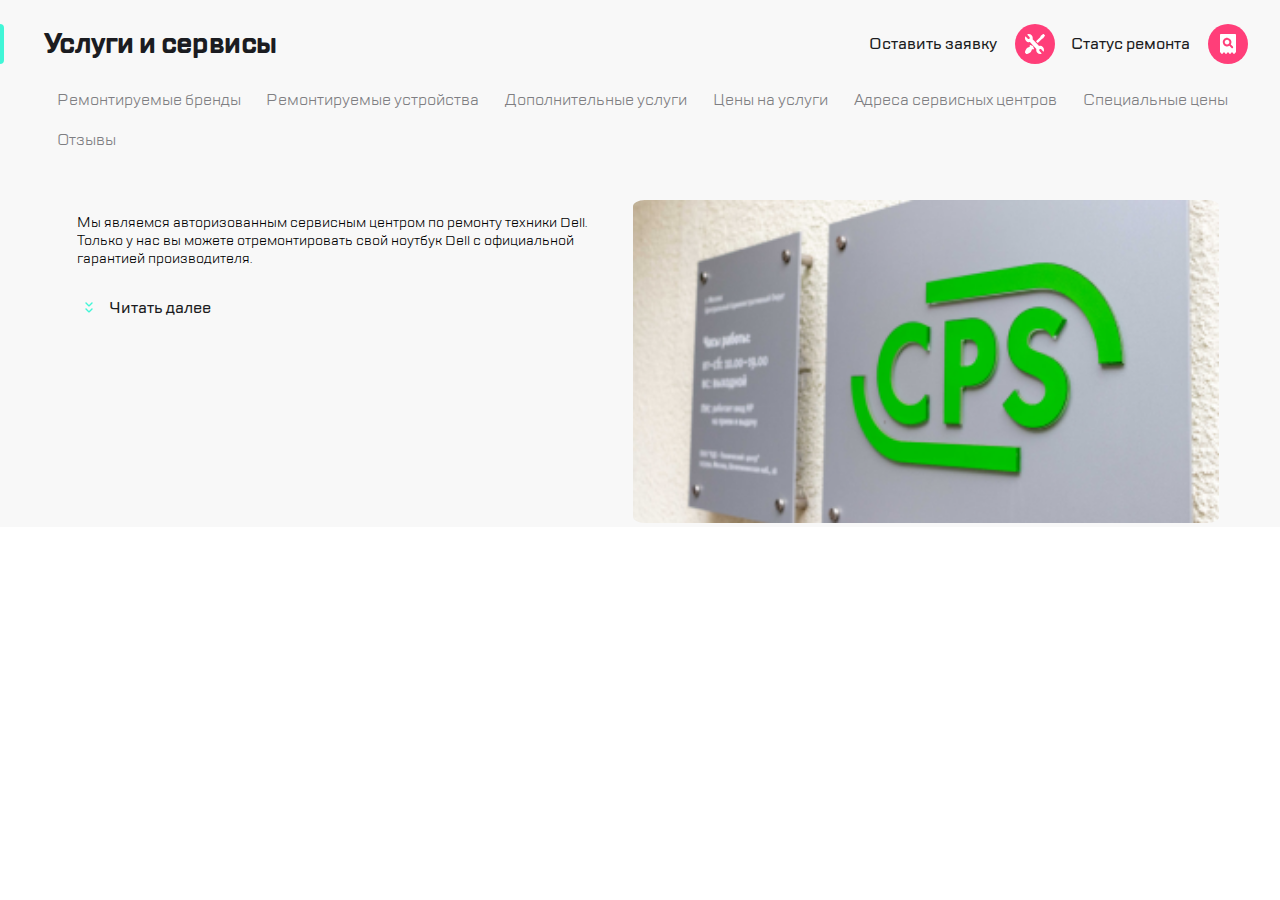
<file: index.html>
<!DOCTYPE html>
<html lang="ru">

<head>
  <title>site-1.3</title>
  <link rel="stylesheet" href="style.css">
  <link rel="stylesheet" href="fonts/TTLakes/stylesheet.css">
  <meta name="viewport" content="width=device-width, initial-scale=1.0">
  
</head>

<body>
  <header class="header">
    <div class="header__container">
      <nav class="header__menu">
        <div class="header__menu_container_burger-logo-hr">

          <div class="menu-btn">
            <a href="#" class="menu-burger" id="menuBurg">
              <span></span>
              <span></span>
              <span></span>
            </a>
          </div>
          
          <div class="header__menu_drop-menu">
            
            <div class="drop-menu__search-btn menu-btn"><a href="#" id="search"></a></div>
            <ul class="drop-menu__list main__button_text">
              <li><a href="#">Ремонт техники</a></li>
              <li><a href="#">Услуги и сервисы</a></li>
              <li><a href="#">Корпоративным клиентам</a></li>
              <li><a href="#">Продавцам техники</a></li>
              <li><a href="#">Партнерам</a></li>
              <li><a href="#">Производителям</a></li>
              <li><a href="#">Наши сервисные центры</a></li>
              <li><a href="#">Контакты</a></li>
            </ul>

            <div class="drop-menu__footer">

              <div class="footer__button-container menu-btn">
            <a href="#" title="Позвонить" class="header__menu_button" id="call"></a>
            <a href="#" title="Чат" class="header__menu_button" id="chat"></a>
            <a href="#" title="Профиль" class="header__menu_button" id="profile"></a>
              </div>

              <a href="#" title="Почта" class="drop-menu__email" id="">mail@cps.com</a>
              <a href="#" title="Телефон" class="drop-menu__phone" id="">8 800 890 8900</a>

              <div class="footer__lang-box">
              <a href="#" title="Русский" class="" id="ru">RU</a>
              <a href="#" title="Английский" class="" id="en">EN</a>
              <a href="#" title="Китайский" class="" id="ch">CH</a>
              </div>
            </div>
           
          </div>

          <div class="header__menu_logo"></div>
          <hr class="header__hr" id="first-hr">
        </div>
        <div class="header__menu_container_button-hr menu-btn">
          <div class="header__menu_container_button_hidden">
            <a href="#" title="Позвонить" class="header__menu_button" id="call"></a>
            <a href="#" title="Чат" class="header__menu_button" id="chat"></a>
            <a href="#" title="Профиль" class="header__menu_button" id="profile"></a>
          </div>
          <hr class="header__hr_second" id="second-hr">
          <a href="#" title="Кнопка" class="header__menu_button-repair" id="repair"></a>
          <a href="#" title="Поиск" class="header__menu_button-checkstatus" id="checkstatus"></a>
        </div>
      </nav>
    </div>
  </header>
  <main>
    <article class="main__article_container">
      <div class="main__article_hr_text_container">
        <hr class="main__hr_highlight">
        <div class="main__article_text_div">
          <p class="main__article__text">Услуги и сервисы</p>
        </div>
      </div>
      <div class="main__article_button_container">
        <a href="#" title="Кнопка" class="header__menu_button-repair " >
          <span class="article__button_container menu-btn" id="repair">
            <div class="button__container_a_text">
              Оставить заявку
            </div>
            
          </span>
        </a>
        <a href="#" title="Поиск" class="header__menu_button-checkstatus"><span
            class="article__button_container menu-btn" id="checkstatus">
            <div class="button__container_a_text">Статус ремонта</div>
          </span></a>
      </div>
    </article>

    <nav class="main__nav main__nav_text">

      <a href="repair.html">Ремонтируемые бренды</a>
      <a href="#">Ремонтируемые устройства</a>
      <a href="#">Дополнительные услуги</a>
      <a href="#">Цены на услуги</a>
      <a href="#">Адреса сервисных центров</a>
      <a href="#">Специальные цены</a>
      <a href="#">Отзывы</a>


    </nav>

    <div class="main__p_img_container">
      <div class="main__p_button_container">
        <input type="checkbox" class="read-more-checker" id="read-more-checker">
        <p class="main__p_text">

          Мы являемся авторизованным сервисным центром по ремонту техники Dell.
          Только у нас вы можете отремонтировать свой ноутбук Dell с официальной гарантией производителя.
        </p>
        <p class="main__p_text text">
          Мы успешно работаем с 1992 года и заслужили репутацию надежного партнера, что подтверждает большое количество
          постоянных клиентов.
          Мы гордимся тем, что к нам обращаются по рекомендациям и, в свою очередь, советуют нас родным и близким.

        </p>

        <label for="read-more-checker" class="read-more-button"><img src="arrows/icon.svg"><span
            class="main__button_text">Читать далее</span></label>
      </div>
      <div class="main__img">
        <img src="img/MG_3223.png">
      </div>
    </div>
  </main>
  <footer>

  </footer>
  <script src="/script.js"></script>
</body>

</html>
</file>
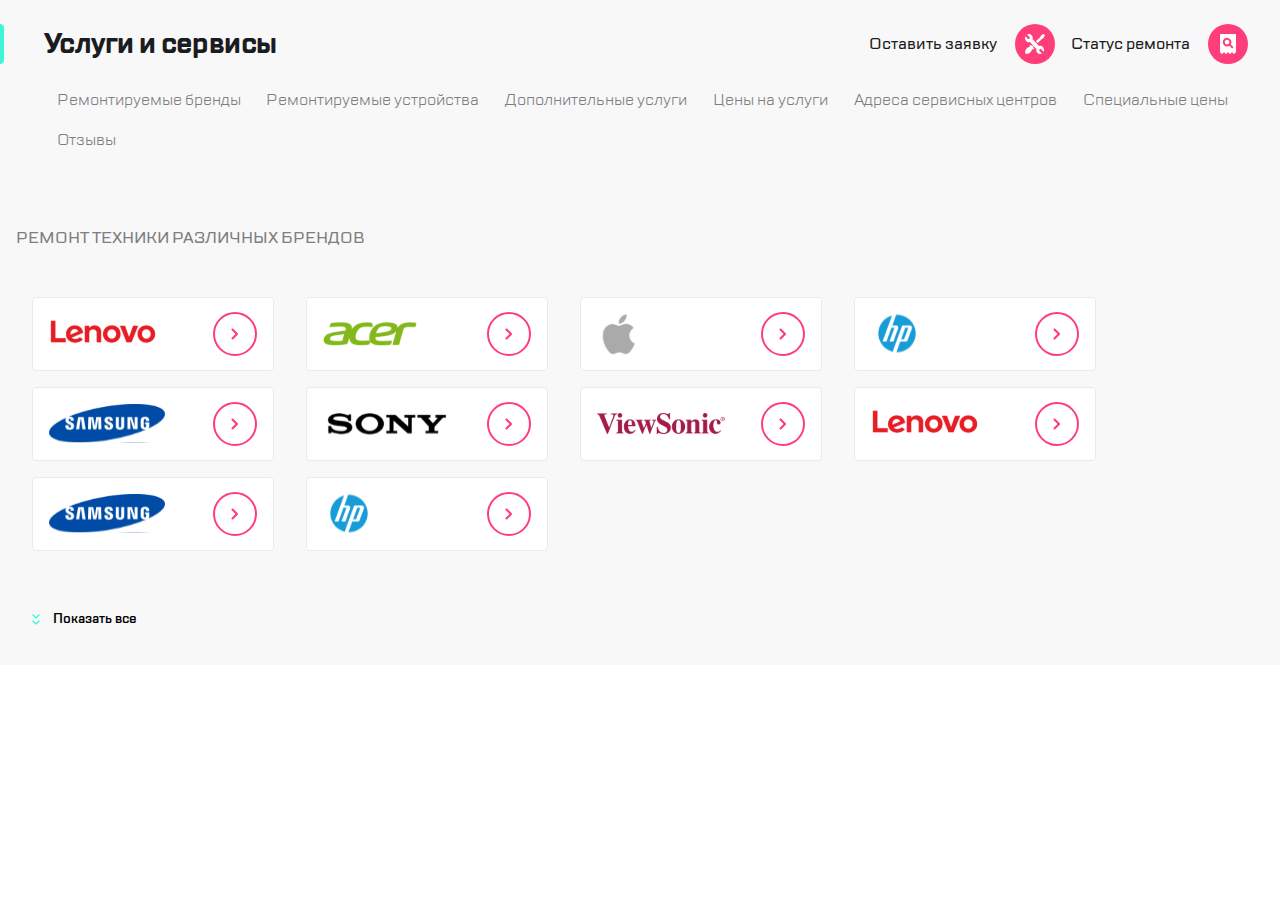
<file: repair.html>
<!DOCTYPE html>
<html lang="ru">

<head>
  <title>site-1.3</title>
  <link rel="stylesheet" href="style.css">
  <link rel="stylesheet" href="fonts/TTLakes/stylesheet.css">
  <meta name="viewport" content="width=device-width, initial-scale=1.0">
  <link href="https://cdn.jsdelivr.net/npm/swiper@8.4.6/swiper-bundle.min.css" rel="stylesheet">
  </link>
</head>

<body>
  <header class="header">
    <div class="header__container">
      <nav class="header__menu">
        <div class="header__menu_container_burger-logo-hr">

          <div class="menu-btn">
            <a href="#" class="menu-burger" id="menuBurg">
              <span></span>
              <span></span>
              <span></span>
            </a>
          </div>

          <div class="header__menu_drop-menu">

            <div class="drop-menu__search-btn menu-btn"><a href="#" id="search"></a></div>
            <ul class="drop-menu__list main__button_text">
              <li><a href="#">Ремонт техники</a></li>
              <li><a href="#">Услуги и сервисы</a></li>
              <li><a href="#">Корпоративным клиентам</a></li>
              <li><a href="#">Продавцам техники</a></li>
              <li><a href="#">Партнерам</a></li>
              <li><a href="#">Производителям</a></li>
              <li><a href="#">Наши сервисные центры</a></li>
              <li><a href="#">Контакты</a></li>
            </ul>

            <div class="drop-menu__footer">

              <div class="footer__button-container menu-btn">
                <a href="#" title="Позвонить" class="header__menu_button" id="call"></a>
                <a href="#" title="Чат" class="header__menu_button" id="chat"></a>
                <a href="#" title="Профиль" class="header__menu_button" id="profile"></a>
              </div>

              <a href="#" title="Почта" class="drop-menu__email" id="">mail@cps.com</a>
              <a href="#" title="Телефон" class="drop-menu__phone" id="">8 800 890 8900</a>

              <div class="footer__lang-box">
                <a href="#" title="Русский" class="" id="ru">RU</a>
                <a href="#" title="Английский" class="" id="en">EN</a>
                <a href="#" title="Китайский" class="" id="ch">CH</a>
              </div>
            </div>

          </div>

          <div class="header__menu_logo"></div>
          <hr class="header__hr" id="first-hr">
        </div>
        <div class="header__menu_container_button-hr menu-btn">
          <div class="header__menu_container_button_hidden">
            <a href="#" title="Позвонить" class="header__menu_button" id="call"></a>
            <a href="#" title="Чат" class="header__menu_button" id="chat"></a>
            <a href="#" title="Профиль" class="header__menu_button" id="profile"></a>
          </div>
          <hr class="header__hr_second" id="second-hr">
          <a href="#" title="Кнопка" class="header__menu_button-repair" id="repair"></a>
          <a href="#" title="Поиск" class="header__menu_button-checkstatus" id="checkstatus"></a>
        </div>
      </nav>
    </div>
  </header>
  <main>
    <article class="main__article_container">
      <div class="main__article_hr_text_container">
        <hr class="main__hr_highlight">
        <div class="main__article_text_div">
          <p class="main__article__text">Услуги и сервисы</p>
        </div>
      </div>
      <div class="main__article_button_container">
        <a href="#" title="Кнопка" class="header__menu_button-repair ">
          <span class="article__button_container menu-btn" id="repair">
            <div class="button__container_a_text">
              Оставить заявку
            </div>

          </span>
        </a>
        <a href="#" title="Поиск" class="header__menu_button-checkstatus"><span
            class="article__button_container menu-btn" id="checkstatus">
            <div class="button__container_a_text">Статус ремонта</div>
          </span></a>
      </div>
    </article>

    <nav class="main__nav main__nav_text">

      <a href="repair.html">Ремонтируемые бренды</a>
      <a href="#">Ремонтируемые устройства</a>
      <a href="#">Дополнительные услуги</a>
      <a href="#">Цены на услуги</a>
      <a href="#">Адреса сервисных центров</a>
      <a href="#">Специальные цены</a>
      <a href="#">Отзывы</a>


    </nav>
    <h1 class="title-page">Ремонт техники различных брендов</h1>

  <div class="swiper" id="brands" data-mobile="false">
    <div class="swiper-wrapper">

      <div class="gradient"></div>

      <div class="slide" >
        <a href="#">
          <div class="slide__img" id="lenovo"></div>
          <div class="slide__btn"></div>
        </a>
      </div>

      <div class="slide">
        <a href="#">
          <div class="slide__img" id="acer"></div>
          <div class="slide__btn"></div>
        </a>
      </div>

      <div class="slide">
        <a href="#">
          <div class="slide__img" id="apple"></div>
          <div class="slide__btn"></div>
        </a>
      </div>

      <div class="slide">
        <a href="#">
          <div class="slide__img" id="hp"></div>
          <div class="slide__btn"></div>
        </a>
      </div>

      <div class="slide">
        <a href="#">
          <div class="slide__img" id="samsung"></div>
          <div class="slide__btn"></div>
        </a>
      </div>

      <div class="slide">
        <a href="#">
          <div class="slide__img" id="sony"></div>
          <div class="slide__btn"></div>
        </a>
      </div>

      <div class="slide">
        <a href="#">
          <div class="slide__img" id="viewSonic"></div>
          <div class="slide__btn"></div>
        </a>
      </div>

      <div class="slide">
        <a href="#">
          <div class="slide__img" id="lenovo"></div>
          <div class="slide__btn"></div>
        </a>
      </div>

      <div class="slide">
        <a href="#">
          <div class="slide__img" id="samsung"></div>
          <div class="slide__btn"></div>
        </a>
      </div>

      <div class="slide">
        <a href="#">
          <div class="slide__img" id="hp"></div>
          <div class="slide__btn"></div>
        </a>
      </div>

      </div>
      <div class="swiper-pagination"></div>
    </div>
  </div>



    <button class="show-more-btn" onclick="showMore()" id="myBtn">Показать все</button> 

  </main>
  <footer>

  </footer>
  <script src="script.js"></script>
  <script src="https://cdn.jsdelivr.net/npm/swiper@8.4.6/swiper-bundle.min.js"></script>
  <script src="swiper.js"></script>
</body>

</html>
</file>
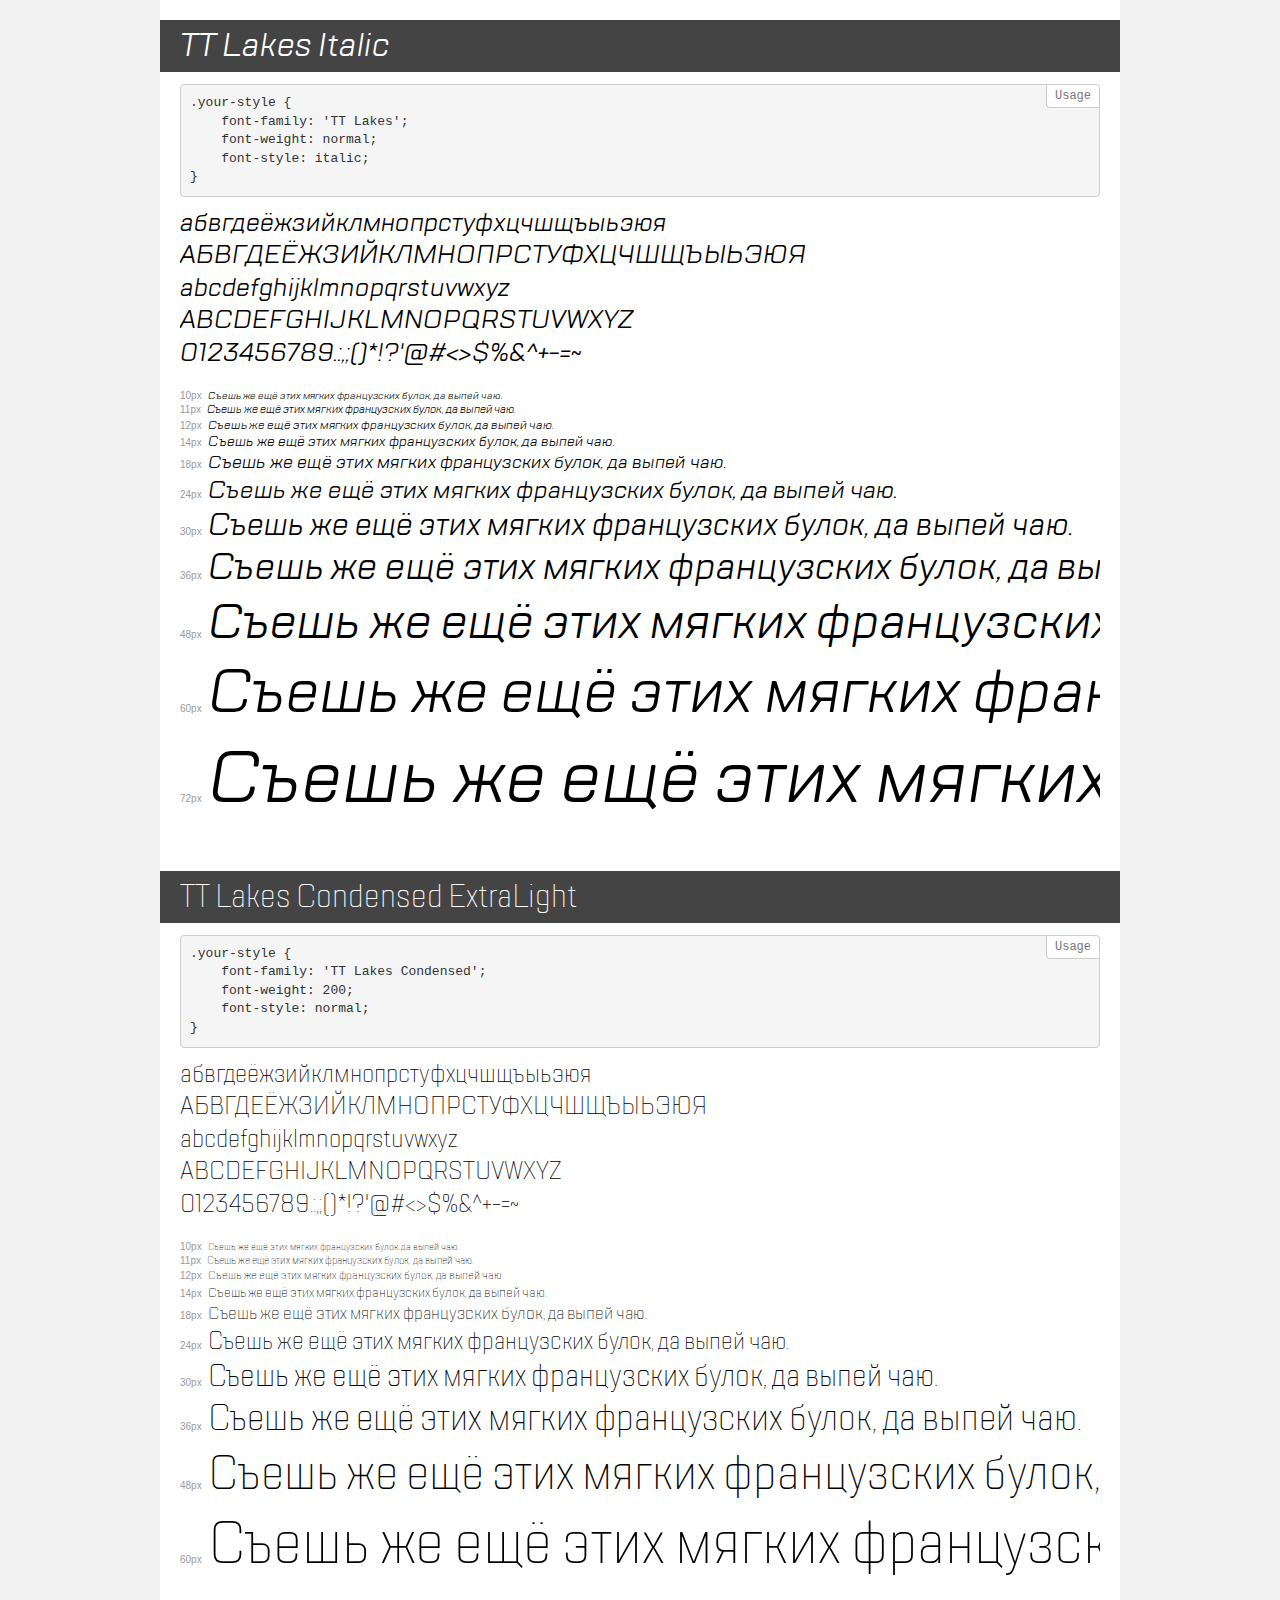
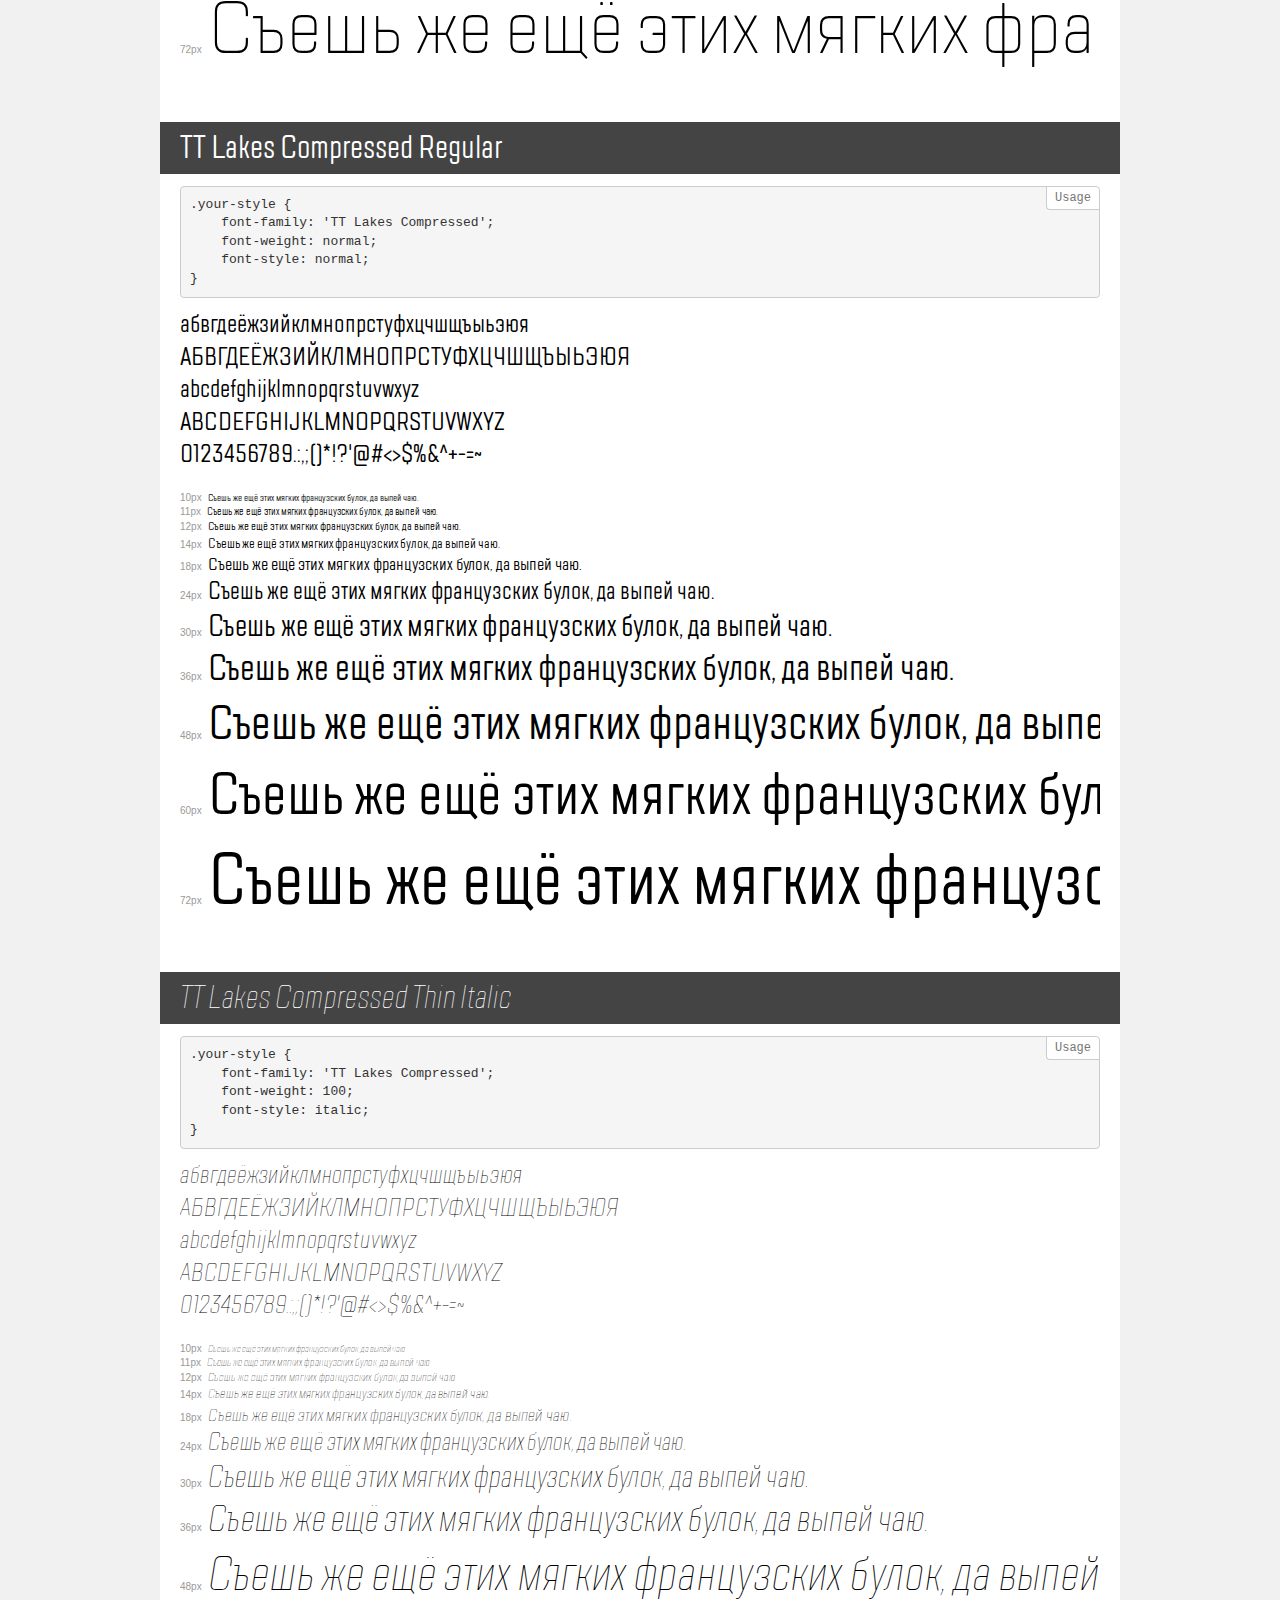
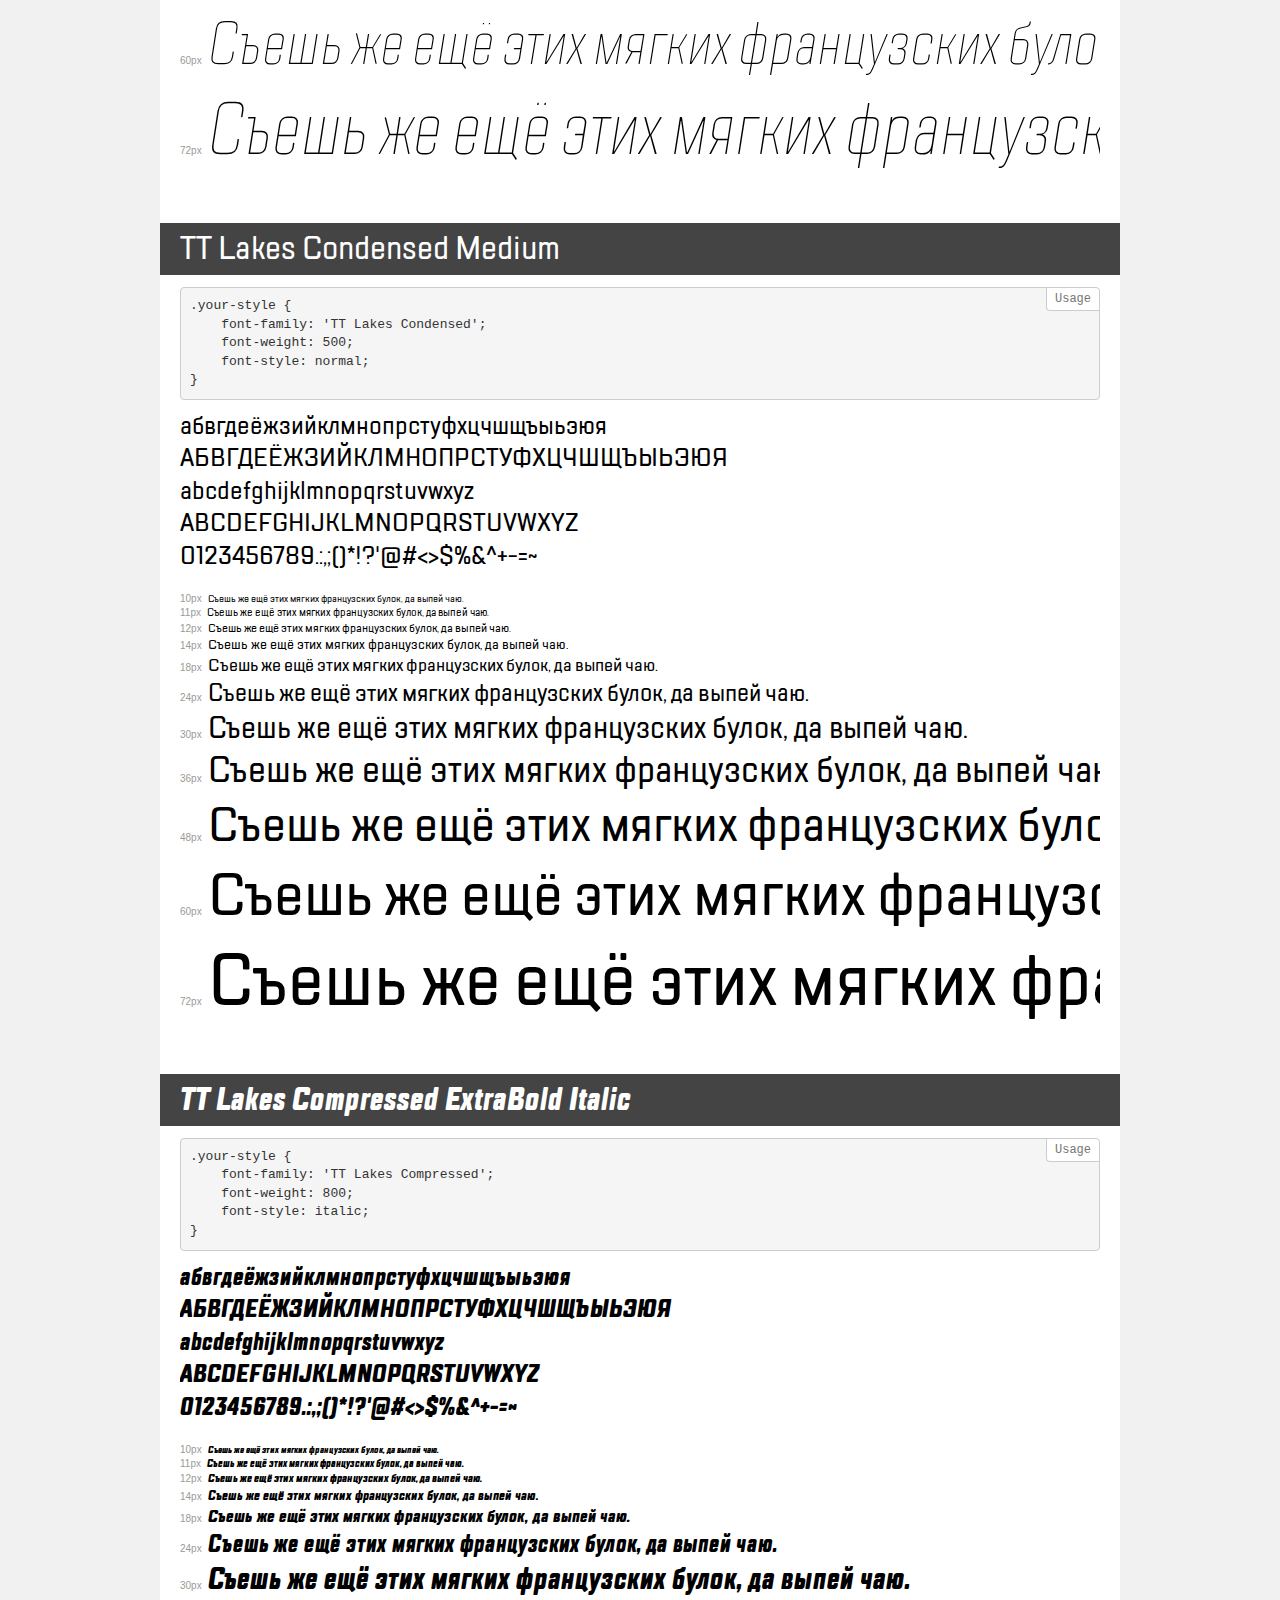
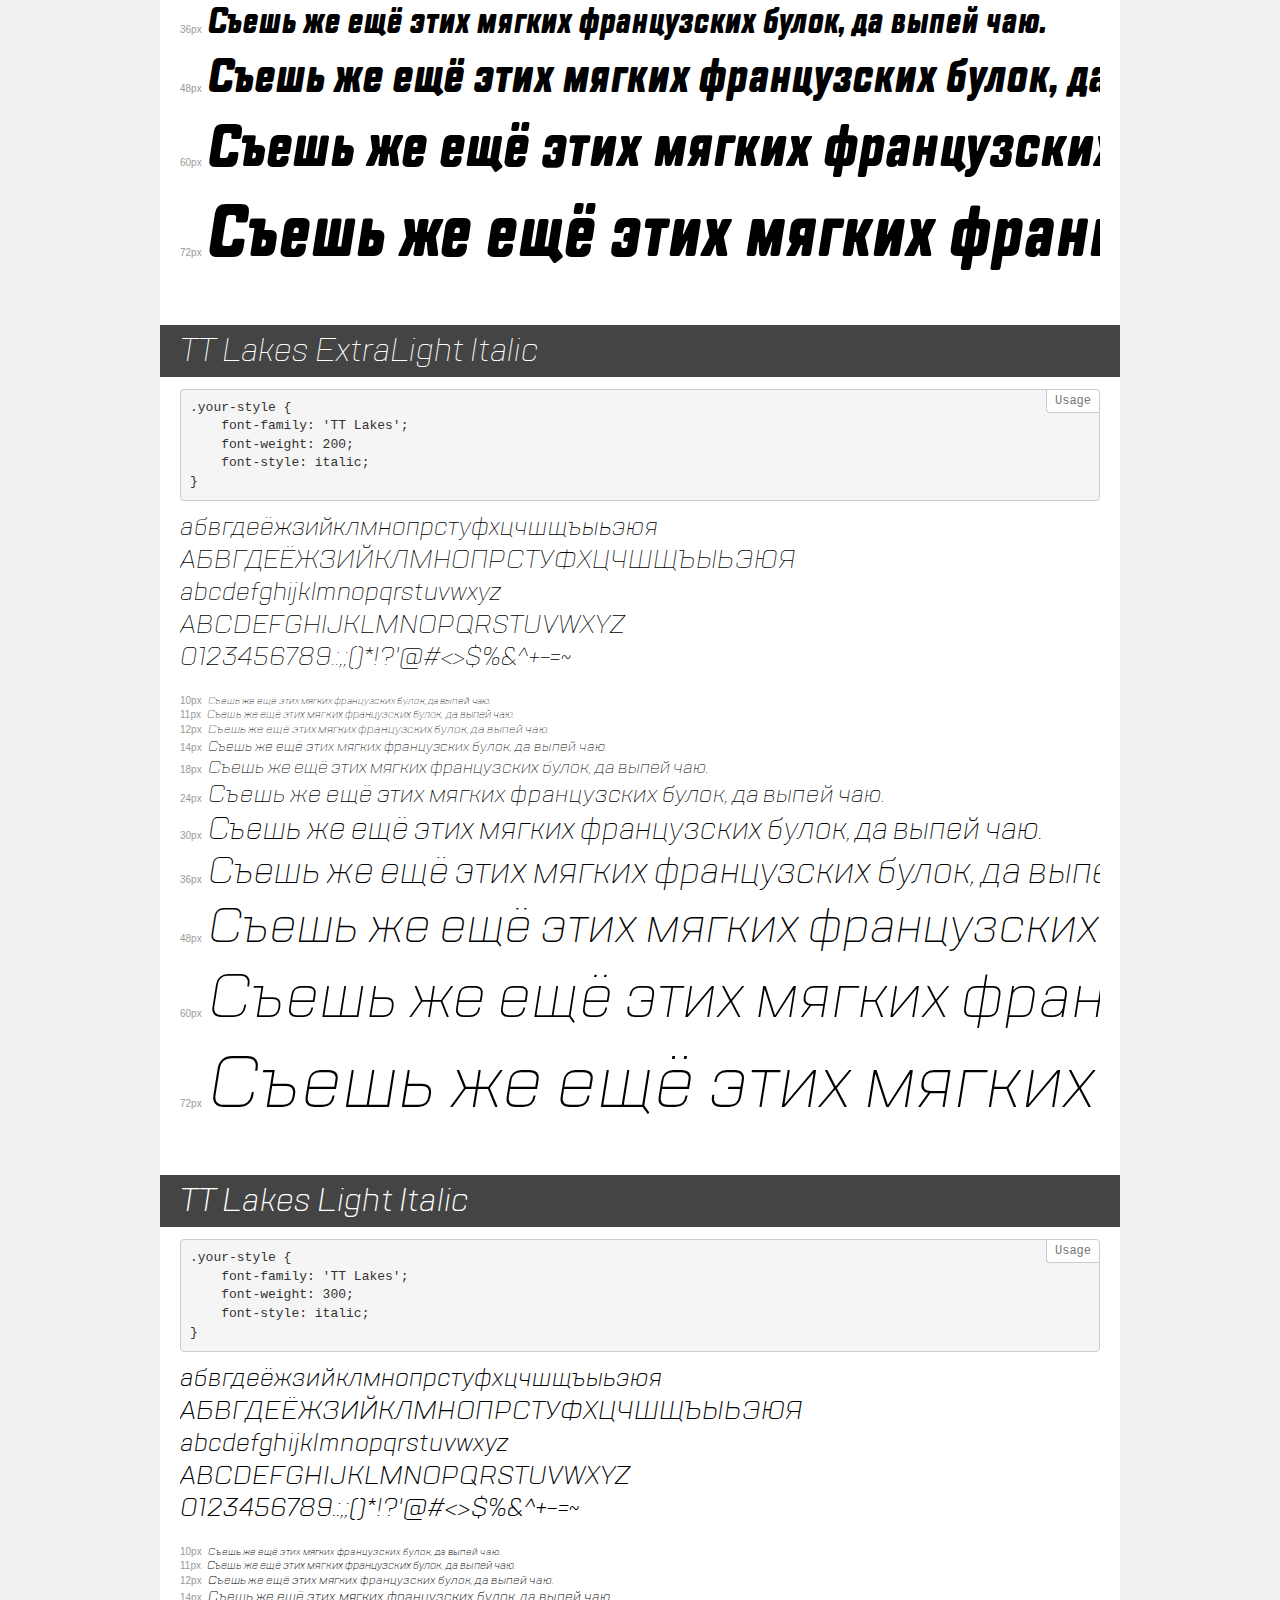
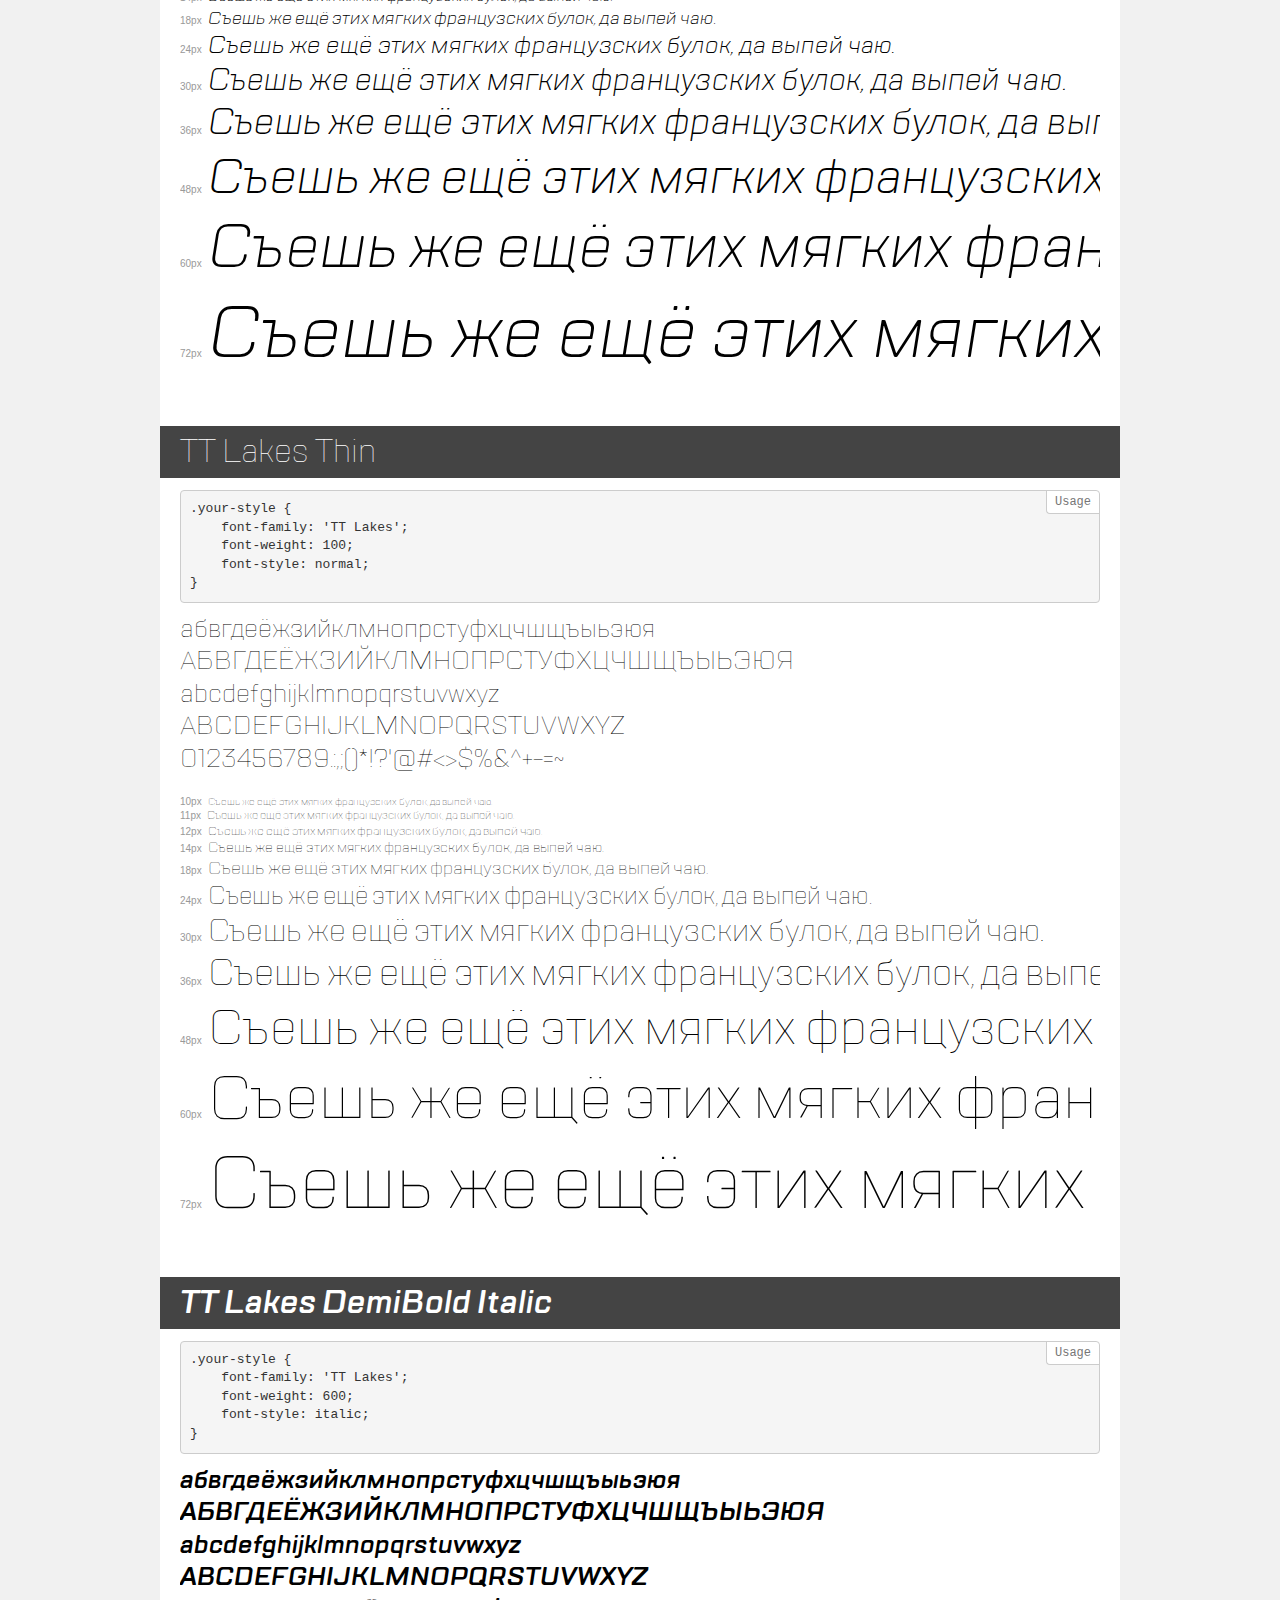
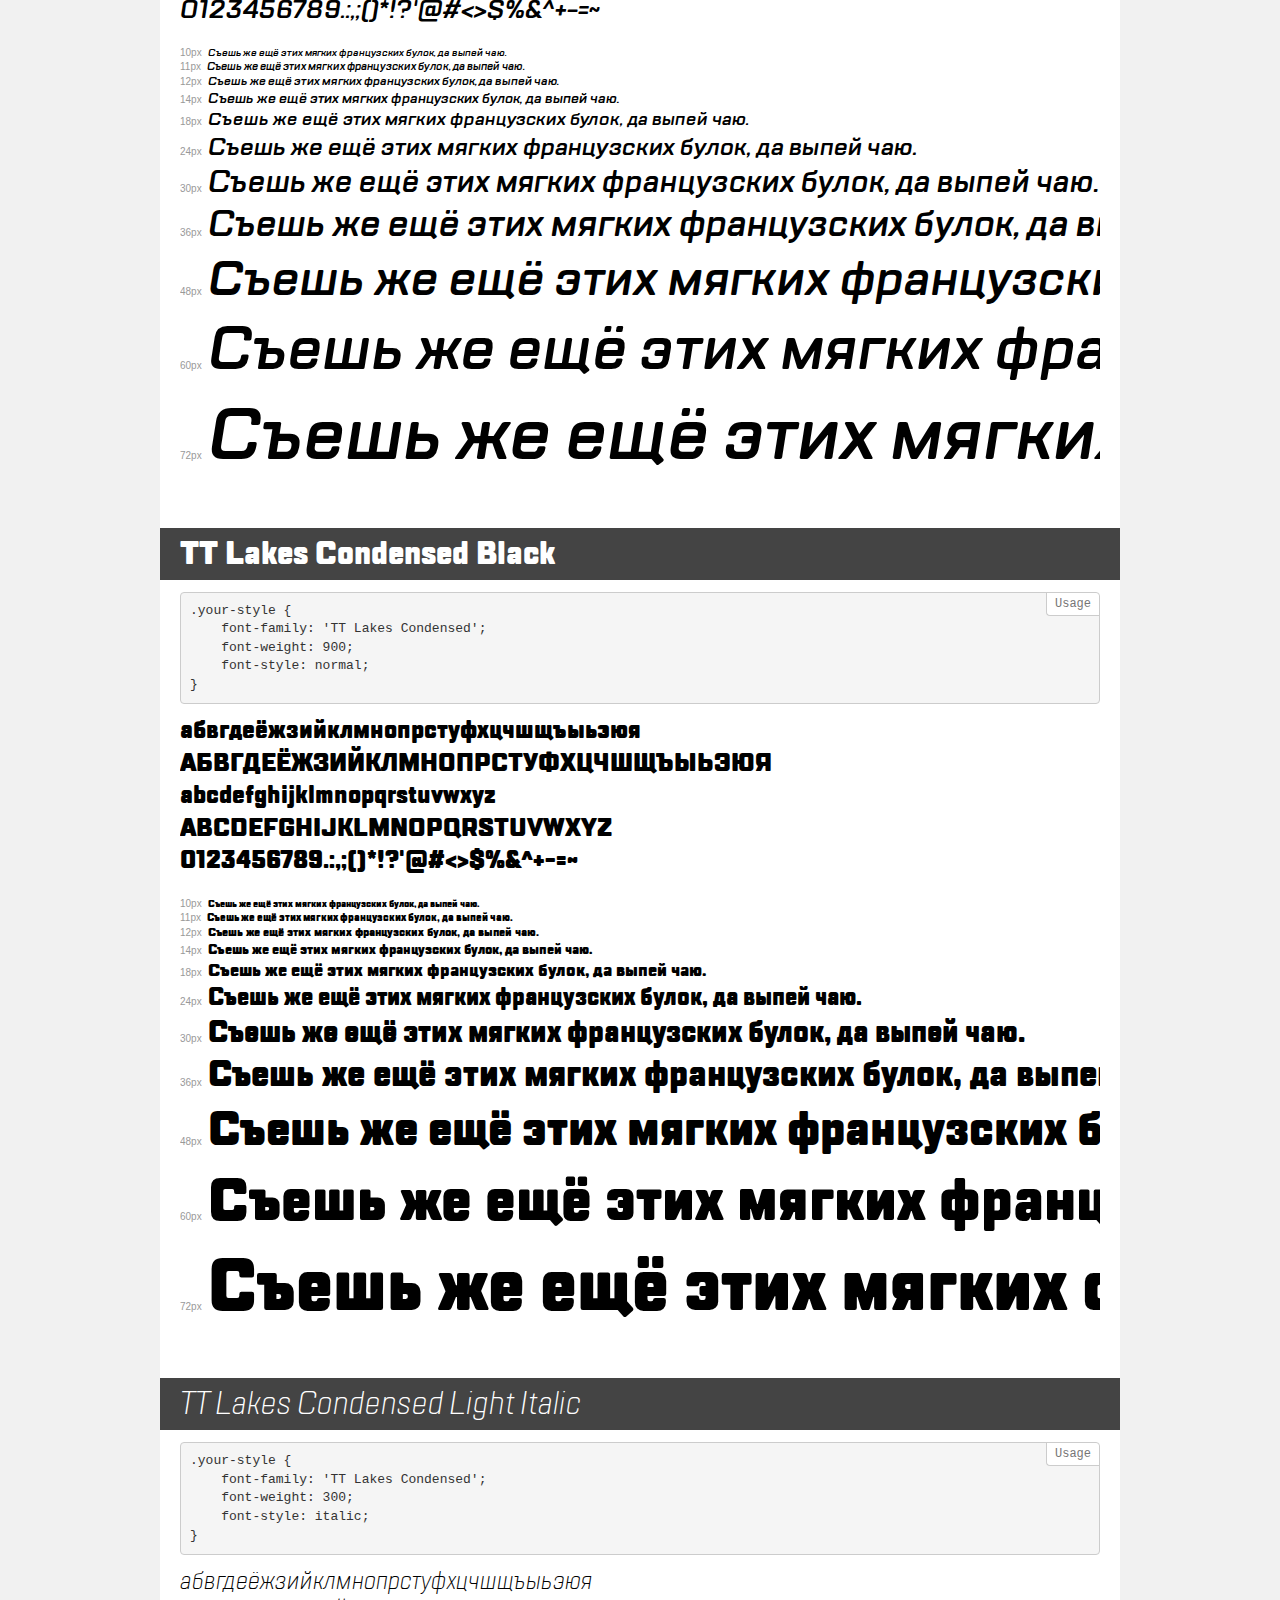
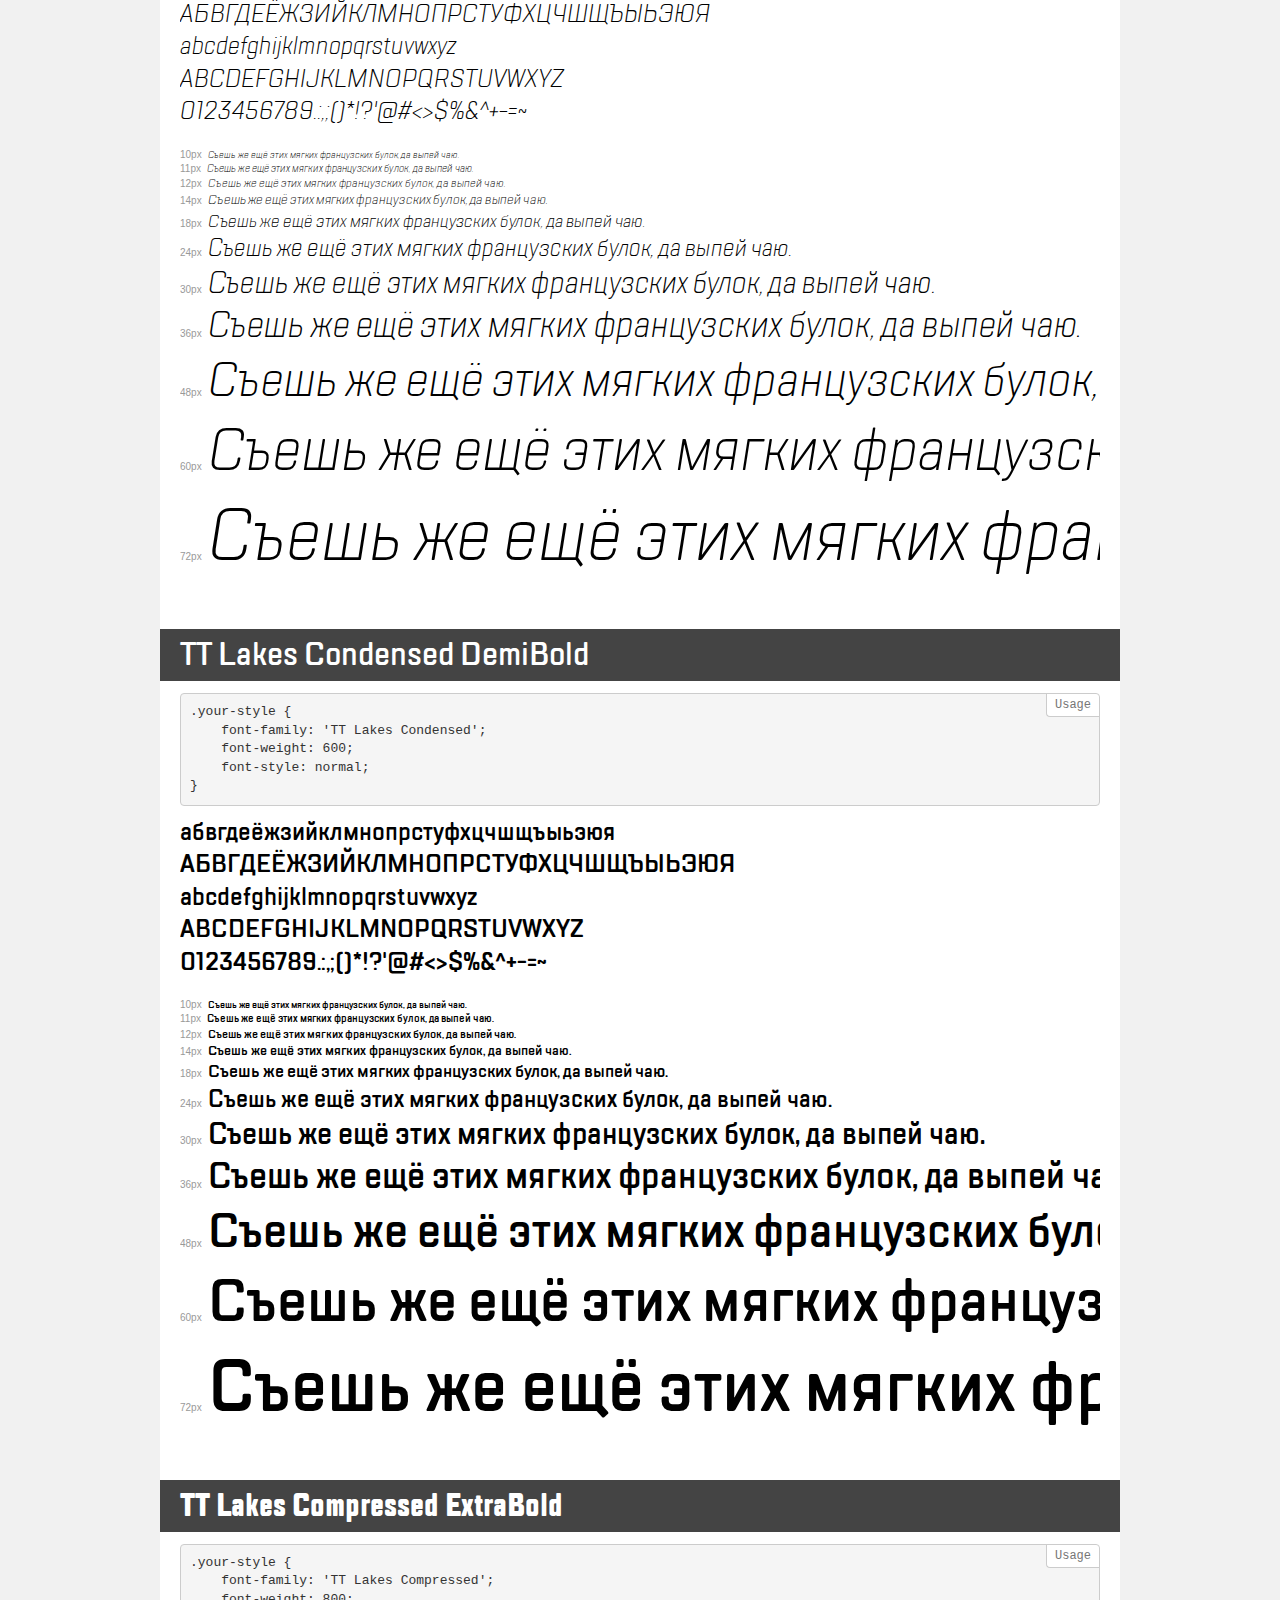
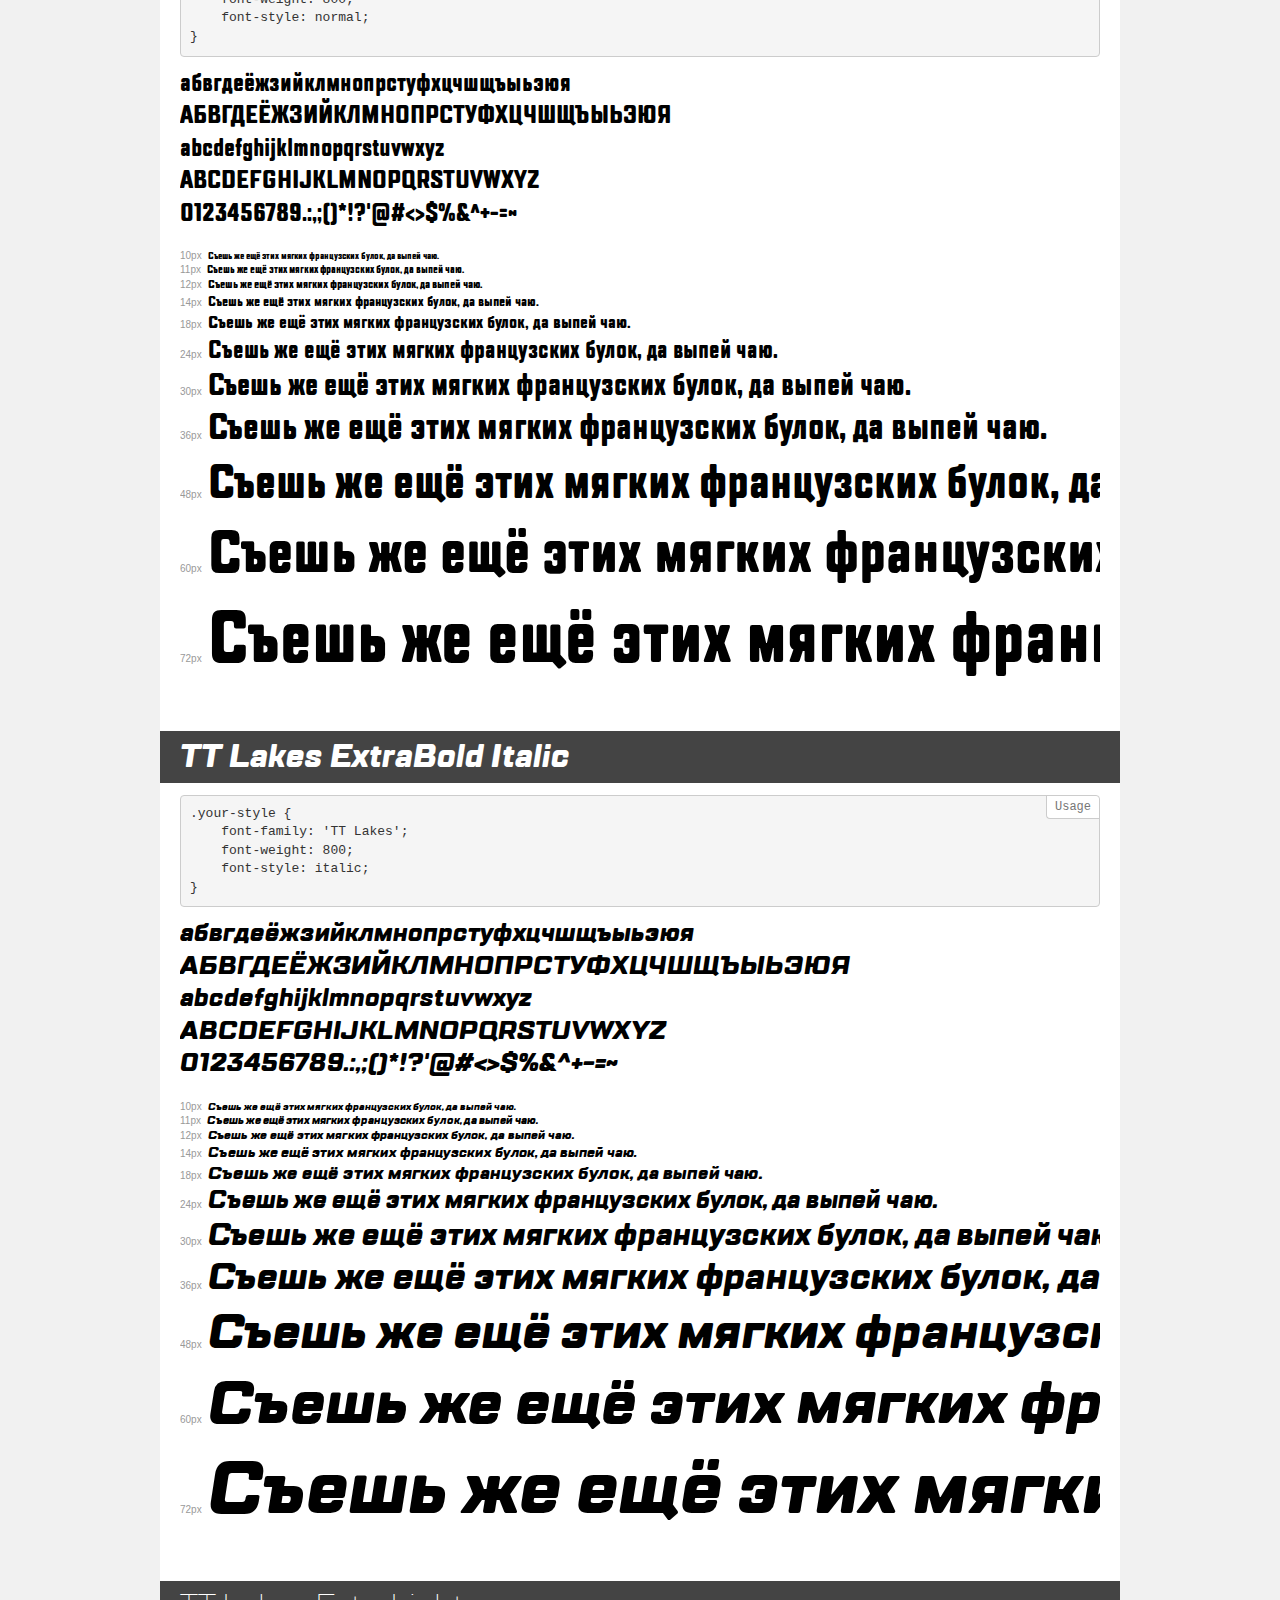
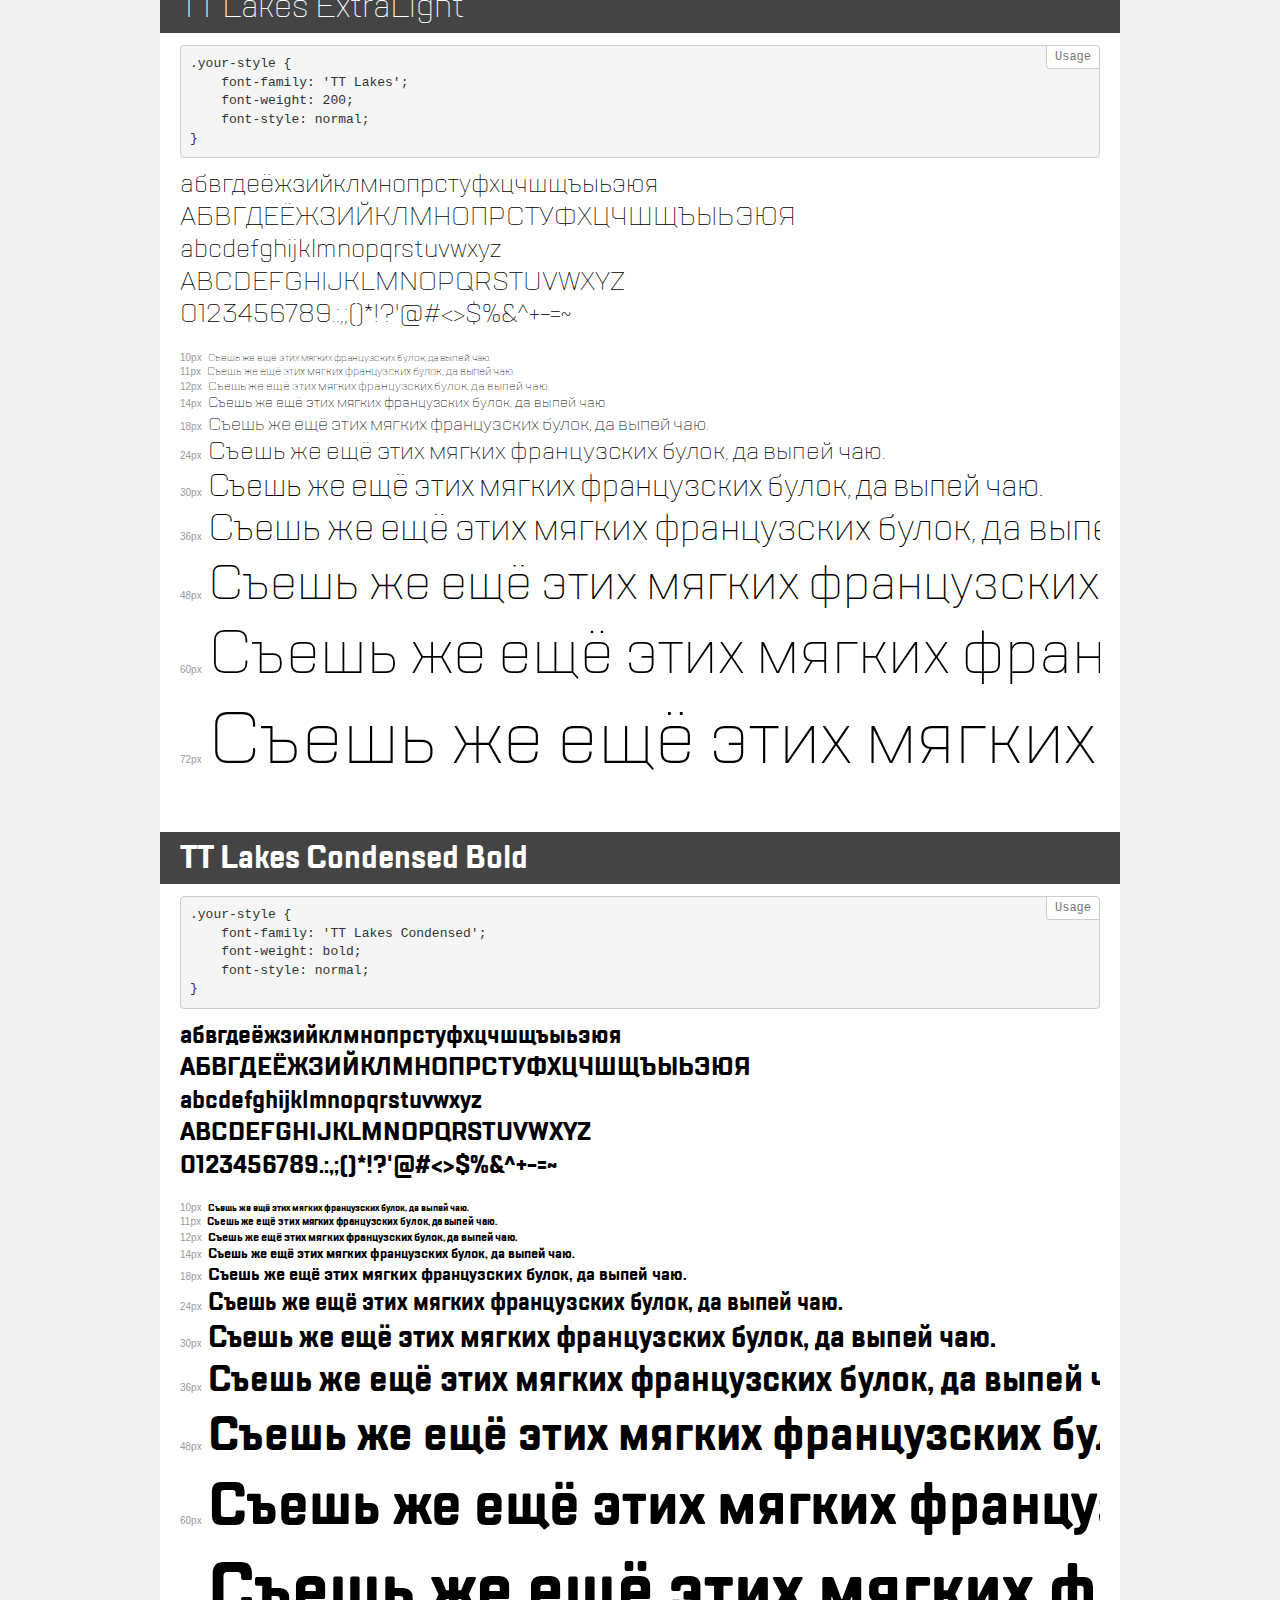
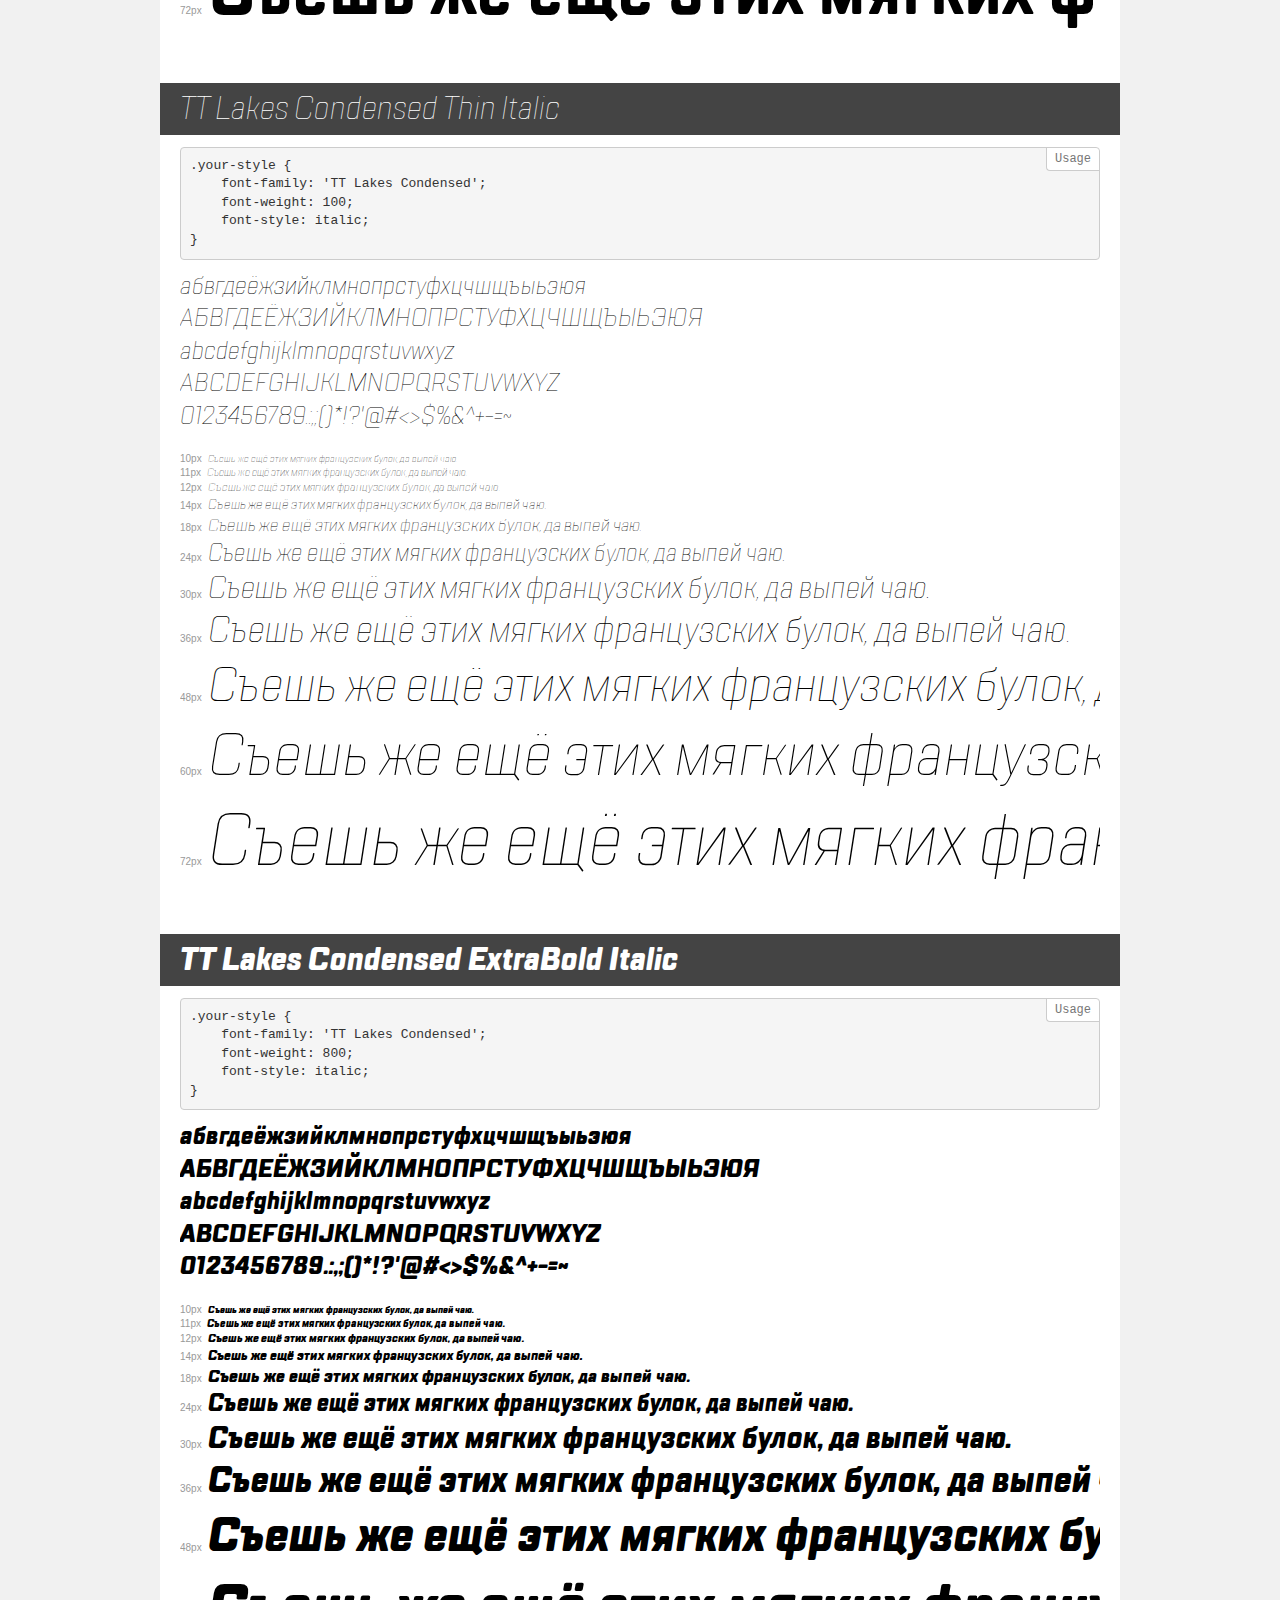
<file: fonts/TTLakes/demo.html>
<!DOCTYPE html>
<html>
<head>
    <meta charset="utf-8">
    <meta http-equiv="X-UA-Compatible" content="IE=edge">
    <meta name="viewport" content="width=device-width, initial-scale=1">
    <meta name="robots" content="noindex, noarchive">
    <meta name="format-detection" content="telephone=no">
    <title>Transfonter demo</title>
    <link href="stylesheet.css" rel="stylesheet">
    <style>
        /*
        http://meyerweb.com/eric/tools/css/reset/
        v2.0 | 20110126
        License: none (public domain)
        */
        html, body, div, span, applet, object, iframe,
        h1, h2, h3, h4, h5, h6, p, blockquote, pre,
        a, abbr, acronym, address, big, cite, code,
        del, dfn, em, img, ins, kbd, q, s, samp,
        small, strike, strong, sub, sup, tt, var,
        b, u, i, center,
        dl, dt, dd, ol, ul, li,
        fieldset, form, label, legend,
        table, caption, tbody, tfoot, thead, tr, th, td,
        article, aside, canvas, details, embed,
        figure, figcaption, footer, header, hgroup,
        menu, nav, output, ruby, section, summary,
        time, mark, audio, video {
            margin: 0;
            padding: 0;
            border: 0;
            font-size: 100%;
            font: inherit;
            vertical-align: baseline;
        }
        /* HTML5 display-role reset for older browsers */
        article, aside, details, figcaption, figure,
        footer, header, hgroup, menu, nav, section {
            display: block;
        }
        body {
            line-height: 1;
        }
        ol, ul {
            list-style: none;
        }
        blockquote, q {
            quotes: none;
        }
        blockquote:before, blockquote:after,
        q:before, q:after {
            content: '';
            content: none;
        }
        table {
            border-collapse: collapse;
            border-spacing: 0;
        }
        /* common styles */
        body {
            background: #f1f1f1;
            color: #000;
        }
        .page {
            background: #fff;
            width: 920px;
            margin: 0 auto;
            padding: 20px 20px 0 20px;
            overflow: hidden;
        }
        .font-container {
            overflow-x: auto;
            overflow-y: hidden;
            margin-bottom: 40px;
            line-height: 1.3;
            white-space: nowrap;
            padding-bottom: 5px;
        }
        h1 {
            position: relative;
            background: #444;
            font-size: 32px;
            color: #fff;
            padding: 10px 20px;
            margin: 0 -20px 12px -20px;
        }
        .letters {
            font-size: 25px;
            margin-bottom: 20px;
        }
        .s10:before {
            content: '10px';
        }
        .s11:before {
            content: '11px';
        }
        .s12:before {
            content: '12px';
        }
        .s14:before {
            content: '14px';
        }
        .s18:before {
            content: '18px';
        }
        .s24:before {
            content: '24px';
        }
        .s30:before {
            content: '30px';
        }
        .s36:before {
            content: '36px';
        }
        .s48:before {
            content: '48px';
        }
        .s60:before {
            content: '60px';
        }
        .s72:before {
            content: '72px';
        }
        .s10:before, .s11:before, .s12:before, .s14:before,
        .s18:before, .s24:before, .s30:before, .s36:before,
        .s48:before, .s60:before, .s72:before {
            font-family: Arial, sans-serif;
            font-size: 10px;
            font-weight: normal;
            font-style: normal;
            color: #999;
            padding-right: 6px;
        }
        pre {
            display: block;
            position: relative;
            padding: 9px;
            margin: 0 0 10px;
            font-family: Monaco, Menlo, Consolas, "Courier New", monospace !important;
            font-size: 13px;
            line-height: 1.428571429;
            color: #333;
            font-weight: normal !important;
            font-style: normal !important;
            background-color: #f5f5f5;
            border: 1px solid #ccc;
            overflow-x: auto;
            border-radius: 4px;
        }
        pre:after {
            display: block;
            position: absolute;
            right: 0;
            top: 0;
            content: 'Usage';
            line-height: 1;
            padding: 5px 8px;
            font-size: 12px;
            color: #767676;
            background-color: #fff;
            border: 1px solid #ccc;
            border-right: none;
            border-top: none;
            border-radius: 0 4px 0 4px;
            z-index: 10;
        }
        /* responsive */
        @media (max-width: 959px) {
            .page {
                width: auto;
                margin: 0;
            }
        }
    </style>
</head>
<body>
<div class="page">
    <div class="demo" style="font-family: 'TT Lakes'; font-weight: normal; font-style: italic;">
        <h1>TT Lakes Italic</h1>
        <pre>.your-style {
    font-family: 'TT Lakes';
    font-weight: normal;
    font-style: italic;
}</pre>
        <div class="font-container">
            <p class="letters">
                абвгдеёжзийклмнопрстуфхцчшщъыьэюя<br>
АБВГДЕЁЖЗИЙКЛМНОПРСТУФХЦЧШЩЪЫЬЭЮЯ<br>
abcdefghijklmnopqrstuvwxyz<br>
ABCDEFGHIJKLMNOPQRSTUVWXYZ<br>
                0123456789.:,;()*!?'@#<>$%&^+-=~
            </p>
            <p class="s10" style="font-size: 10px;">Съешь же ещё этих мягких французских булок, да выпей чаю.</p>
            <p class="s11" style="font-size: 11px;">Съешь же ещё этих мягких французских булок, да выпей чаю.</p>
            <p class="s12" style="font-size: 12px;">Съешь же ещё этих мягких французских булок, да выпей чаю.</p>
            <p class="s14" style="font-size: 14px;">Съешь же ещё этих мягких французских булок, да выпей чаю.</p>
            <p class="s18" style="font-size: 18px;">Съешь же ещё этих мягких французских булок, да выпей чаю.</p>
            <p class="s24" style="font-size: 24px;">Съешь же ещё этих мягких французских булок, да выпей чаю.</p>
            <p class="s30" style="font-size: 30px;">Съешь же ещё этих мягких французских булок, да выпей чаю.</p>
            <p class="s36" style="font-size: 36px;">Съешь же ещё этих мягких французских булок, да выпей чаю.</p>
            <p class="s48" style="font-size: 48px;">Съешь же ещё этих мягких французских булок, да выпей чаю.</p>
            <p class="s60" style="font-size: 60px;">Съешь же ещё этих мягких французских булок, да выпей чаю.</p>
            <p class="s72" style="font-size: 72px;">Съешь же ещё этих мягких французских булок, да выпей чаю.</p>
        </div>
    </div>
    <div class="demo" style="font-family: 'TT Lakes Condensed'; font-weight: 200; font-style: normal;">
        <h1>TT Lakes Condensed ExtraLight</h1>
        <pre>.your-style {
    font-family: 'TT Lakes Condensed';
    font-weight: 200;
    font-style: normal;
}</pre>
        <div class="font-container">
            <p class="letters">
                абвгдеёжзийклмнопрстуфхцчшщъыьэюя<br>
АБВГДЕЁЖЗИЙКЛМНОПРСТУФХЦЧШЩЪЫЬЭЮЯ<br>
abcdefghijklmnopqrstuvwxyz<br>
ABCDEFGHIJKLMNOPQRSTUVWXYZ<br>
                0123456789.:,;()*!?'@#<>$%&^+-=~
            </p>
            <p class="s10" style="font-size: 10px;">Съешь же ещё этих мягких французских булок, да выпей чаю.</p>
            <p class="s11" style="font-size: 11px;">Съешь же ещё этих мягких французских булок, да выпей чаю.</p>
            <p class="s12" style="font-size: 12px;">Съешь же ещё этих мягких французских булок, да выпей чаю.</p>
            <p class="s14" style="font-size: 14px;">Съешь же ещё этих мягких французских булок, да выпей чаю.</p>
            <p class="s18" style="font-size: 18px;">Съешь же ещё этих мягких французских булок, да выпей чаю.</p>
            <p class="s24" style="font-size: 24px;">Съешь же ещё этих мягких французских булок, да выпей чаю.</p>
            <p class="s30" style="font-size: 30px;">Съешь же ещё этих мягких французских булок, да выпей чаю.</p>
            <p class="s36" style="font-size: 36px;">Съешь же ещё этих мягких французских булок, да выпей чаю.</p>
            <p class="s48" style="font-size: 48px;">Съешь же ещё этих мягких французских булок, да выпей чаю.</p>
            <p class="s60" style="font-size: 60px;">Съешь же ещё этих мягких французских булок, да выпей чаю.</p>
            <p class="s72" style="font-size: 72px;">Съешь же ещё этих мягких французских булок, да выпей чаю.</p>
        </div>
    </div>
    <div class="demo" style="font-family: 'TT Lakes Compressed'; font-weight: normal; font-style: normal;">
        <h1>TT Lakes Compressed Regular</h1>
        <pre>.your-style {
    font-family: 'TT Lakes Compressed';
    font-weight: normal;
    font-style: normal;
}</pre>
        <div class="font-container">
            <p class="letters">
                абвгдеёжзийклмнопрстуфхцчшщъыьэюя<br>
АБВГДЕЁЖЗИЙКЛМНОПРСТУФХЦЧШЩЪЫЬЭЮЯ<br>
abcdefghijklmnopqrstuvwxyz<br>
ABCDEFGHIJKLMNOPQRSTUVWXYZ<br>
                0123456789.:,;()*!?'@#<>$%&^+-=~
            </p>
            <p class="s10" style="font-size: 10px;">Съешь же ещё этих мягких французских булок, да выпей чаю.</p>
            <p class="s11" style="font-size: 11px;">Съешь же ещё этих мягких французских булок, да выпей чаю.</p>
            <p class="s12" style="font-size: 12px;">Съешь же ещё этих мягких французских булок, да выпей чаю.</p>
            <p class="s14" style="font-size: 14px;">Съешь же ещё этих мягких французских булок, да выпей чаю.</p>
            <p class="s18" style="font-size: 18px;">Съешь же ещё этих мягких французских булок, да выпей чаю.</p>
            <p class="s24" style="font-size: 24px;">Съешь же ещё этих мягких французских булок, да выпей чаю.</p>
            <p class="s30" style="font-size: 30px;">Съешь же ещё этих мягких французских булок, да выпей чаю.</p>
            <p class="s36" style="font-size: 36px;">Съешь же ещё этих мягких французских булок, да выпей чаю.</p>
            <p class="s48" style="font-size: 48px;">Съешь же ещё этих мягких французских булок, да выпей чаю.</p>
            <p class="s60" style="font-size: 60px;">Съешь же ещё этих мягких французских булок, да выпей чаю.</p>
            <p class="s72" style="font-size: 72px;">Съешь же ещё этих мягких французских булок, да выпей чаю.</p>
        </div>
    </div>
    <div class="demo" style="font-family: 'TT Lakes Compressed'; font-weight: 100; font-style: italic;">
        <h1>TT Lakes Compressed Thin Italic</h1>
        <pre>.your-style {
    font-family: 'TT Lakes Compressed';
    font-weight: 100;
    font-style: italic;
}</pre>
        <div class="font-container">
            <p class="letters">
                абвгдеёжзийклмнопрстуфхцчшщъыьэюя<br>
АБВГДЕЁЖЗИЙКЛМНОПРСТУФХЦЧШЩЪЫЬЭЮЯ<br>
abcdefghijklmnopqrstuvwxyz<br>
ABCDEFGHIJKLMNOPQRSTUVWXYZ<br>
                0123456789.:,;()*!?'@#<>$%&^+-=~
            </p>
            <p class="s10" style="font-size: 10px;">Съешь же ещё этих мягких французских булок, да выпей чаю.</p>
            <p class="s11" style="font-size: 11px;">Съешь же ещё этих мягких французских булок, да выпей чаю.</p>
            <p class="s12" style="font-size: 12px;">Съешь же ещё этих мягких французских булок, да выпей чаю.</p>
            <p class="s14" style="font-size: 14px;">Съешь же ещё этих мягких французских булок, да выпей чаю.</p>
            <p class="s18" style="font-size: 18px;">Съешь же ещё этих мягких французских булок, да выпей чаю.</p>
            <p class="s24" style="font-size: 24px;">Съешь же ещё этих мягких французских булок, да выпей чаю.</p>
            <p class="s30" style="font-size: 30px;">Съешь же ещё этих мягких французских булок, да выпей чаю.</p>
            <p class="s36" style="font-size: 36px;">Съешь же ещё этих мягких французских булок, да выпей чаю.</p>
            <p class="s48" style="font-size: 48px;">Съешь же ещё этих мягких французских булок, да выпей чаю.</p>
            <p class="s60" style="font-size: 60px;">Съешь же ещё этих мягких французских булок, да выпей чаю.</p>
            <p class="s72" style="font-size: 72px;">Съешь же ещё этих мягких французских булок, да выпей чаю.</p>
        </div>
    </div>
    <div class="demo" style="font-family: 'TT Lakes Condensed'; font-weight: 500; font-style: normal;">
        <h1>TT Lakes Condensed Medium</h1>
        <pre>.your-style {
    font-family: 'TT Lakes Condensed';
    font-weight: 500;
    font-style: normal;
}</pre>
        <div class="font-container">
            <p class="letters">
                абвгдеёжзийклмнопрстуфхцчшщъыьэюя<br>
АБВГДЕЁЖЗИЙКЛМНОПРСТУФХЦЧШЩЪЫЬЭЮЯ<br>
abcdefghijklmnopqrstuvwxyz<br>
ABCDEFGHIJKLMNOPQRSTUVWXYZ<br>
                0123456789.:,;()*!?'@#<>$%&^+-=~
            </p>
            <p class="s10" style="font-size: 10px;">Съешь же ещё этих мягких французских булок, да выпей чаю.</p>
            <p class="s11" style="font-size: 11px;">Съешь же ещё этих мягких французских булок, да выпей чаю.</p>
            <p class="s12" style="font-size: 12px;">Съешь же ещё этих мягких французских булок, да выпей чаю.</p>
            <p class="s14" style="font-size: 14px;">Съешь же ещё этих мягких французских булок, да выпей чаю.</p>
            <p class="s18" style="font-size: 18px;">Съешь же ещё этих мягких французских булок, да выпей чаю.</p>
            <p class="s24" style="font-size: 24px;">Съешь же ещё этих мягких французских булок, да выпей чаю.</p>
            <p class="s30" style="font-size: 30px;">Съешь же ещё этих мягких французских булок, да выпей чаю.</p>
            <p class="s36" style="font-size: 36px;">Съешь же ещё этих мягких французских булок, да выпей чаю.</p>
            <p class="s48" style="font-size: 48px;">Съешь же ещё этих мягких французских булок, да выпей чаю.</p>
            <p class="s60" style="font-size: 60px;">Съешь же ещё этих мягких французских булок, да выпей чаю.</p>
            <p class="s72" style="font-size: 72px;">Съешь же ещё этих мягких французских булок, да выпей чаю.</p>
        </div>
    </div>
    <div class="demo" style="font-family: 'TT Lakes Compressed'; font-weight: 800; font-style: italic;">
        <h1>TT Lakes Compressed ExtraBold Italic</h1>
        <pre>.your-style {
    font-family: 'TT Lakes Compressed';
    font-weight: 800;
    font-style: italic;
}</pre>
        <div class="font-container">
            <p class="letters">
                абвгдеёжзийклмнопрстуфхцчшщъыьэюя<br>
АБВГДЕЁЖЗИЙКЛМНОПРСТУФХЦЧШЩЪЫЬЭЮЯ<br>
abcdefghijklmnopqrstuvwxyz<br>
ABCDEFGHIJKLMNOPQRSTUVWXYZ<br>
                0123456789.:,;()*!?'@#<>$%&^+-=~
            </p>
            <p class="s10" style="font-size: 10px;">Съешь же ещё этих мягких французских булок, да выпей чаю.</p>
            <p class="s11" style="font-size: 11px;">Съешь же ещё этих мягких французских булок, да выпей чаю.</p>
            <p class="s12" style="font-size: 12px;">Съешь же ещё этих мягких французских булок, да выпей чаю.</p>
            <p class="s14" style="font-size: 14px;">Съешь же ещё этих мягких французских булок, да выпей чаю.</p>
            <p class="s18" style="font-size: 18px;">Съешь же ещё этих мягких французских булок, да выпей чаю.</p>
            <p class="s24" style="font-size: 24px;">Съешь же ещё этих мягких французских булок, да выпей чаю.</p>
            <p class="s30" style="font-size: 30px;">Съешь же ещё этих мягких французских булок, да выпей чаю.</p>
            <p class="s36" style="font-size: 36px;">Съешь же ещё этих мягких французских булок, да выпей чаю.</p>
            <p class="s48" style="font-size: 48px;">Съешь же ещё этих мягких французских булок, да выпей чаю.</p>
            <p class="s60" style="font-size: 60px;">Съешь же ещё этих мягких французских булок, да выпей чаю.</p>
            <p class="s72" style="font-size: 72px;">Съешь же ещё этих мягких французских булок, да выпей чаю.</p>
        </div>
    </div>
    <div class="demo" style="font-family: 'TT Lakes'; font-weight: 200; font-style: italic;">
        <h1>TT Lakes ExtraLight Italic</h1>
        <pre>.your-style {
    font-family: 'TT Lakes';
    font-weight: 200;
    font-style: italic;
}</pre>
        <div class="font-container">
            <p class="letters">
                абвгдеёжзийклмнопрстуфхцчшщъыьэюя<br>
АБВГДЕЁЖЗИЙКЛМНОПРСТУФХЦЧШЩЪЫЬЭЮЯ<br>
abcdefghijklmnopqrstuvwxyz<br>
ABCDEFGHIJKLMNOPQRSTUVWXYZ<br>
                0123456789.:,;()*!?'@#<>$%&^+-=~
            </p>
            <p class="s10" style="font-size: 10px;">Съешь же ещё этих мягких французских булок, да выпей чаю.</p>
            <p class="s11" style="font-size: 11px;">Съешь же ещё этих мягких французских булок, да выпей чаю.</p>
            <p class="s12" style="font-size: 12px;">Съешь же ещё этих мягких французских булок, да выпей чаю.</p>
            <p class="s14" style="font-size: 14px;">Съешь же ещё этих мягких французских булок, да выпей чаю.</p>
            <p class="s18" style="font-size: 18px;">Съешь же ещё этих мягких французских булок, да выпей чаю.</p>
            <p class="s24" style="font-size: 24px;">Съешь же ещё этих мягких французских булок, да выпей чаю.</p>
            <p class="s30" style="font-size: 30px;">Съешь же ещё этих мягких французских булок, да выпей чаю.</p>
            <p class="s36" style="font-size: 36px;">Съешь же ещё этих мягких французских булок, да выпей чаю.</p>
            <p class="s48" style="font-size: 48px;">Съешь же ещё этих мягких французских булок, да выпей чаю.</p>
            <p class="s60" style="font-size: 60px;">Съешь же ещё этих мягких французских булок, да выпей чаю.</p>
            <p class="s72" style="font-size: 72px;">Съешь же ещё этих мягких французских булок, да выпей чаю.</p>
        </div>
    </div>
    <div class="demo" style="font-family: 'TT Lakes'; font-weight: 300; font-style: italic;">
        <h1>TT Lakes Light Italic</h1>
        <pre>.your-style {
    font-family: 'TT Lakes';
    font-weight: 300;
    font-style: italic;
}</pre>
        <div class="font-container">
            <p class="letters">
                абвгдеёжзийклмнопрстуфхцчшщъыьэюя<br>
АБВГДЕЁЖЗИЙКЛМНОПРСТУФХЦЧШЩЪЫЬЭЮЯ<br>
abcdefghijklmnopqrstuvwxyz<br>
ABCDEFGHIJKLMNOPQRSTUVWXYZ<br>
                0123456789.:,;()*!?'@#<>$%&^+-=~
            </p>
            <p class="s10" style="font-size: 10px;">Съешь же ещё этих мягких французских булок, да выпей чаю.</p>
            <p class="s11" style="font-size: 11px;">Съешь же ещё этих мягких французских булок, да выпей чаю.</p>
            <p class="s12" style="font-size: 12px;">Съешь же ещё этих мягких французских булок, да выпей чаю.</p>
            <p class="s14" style="font-size: 14px;">Съешь же ещё этих мягких французских булок, да выпей чаю.</p>
            <p class="s18" style="font-size: 18px;">Съешь же ещё этих мягких французских булок, да выпей чаю.</p>
            <p class="s24" style="font-size: 24px;">Съешь же ещё этих мягких французских булок, да выпей чаю.</p>
            <p class="s30" style="font-size: 30px;">Съешь же ещё этих мягких французских булок, да выпей чаю.</p>
            <p class="s36" style="font-size: 36px;">Съешь же ещё этих мягких французских булок, да выпей чаю.</p>
            <p class="s48" style="font-size: 48px;">Съешь же ещё этих мягких французских булок, да выпей чаю.</p>
            <p class="s60" style="font-size: 60px;">Съешь же ещё этих мягких французских булок, да выпей чаю.</p>
            <p class="s72" style="font-size: 72px;">Съешь же ещё этих мягких французских булок, да выпей чаю.</p>
        </div>
    </div>
    <div class="demo" style="font-family: 'TT Lakes'; font-weight: 100; font-style: normal;">
        <h1>TT Lakes Thin</h1>
        <pre>.your-style {
    font-family: 'TT Lakes';
    font-weight: 100;
    font-style: normal;
}</pre>
        <div class="font-container">
            <p class="letters">
                абвгдеёжзийклмнопрстуфхцчшщъыьэюя<br>
АБВГДЕЁЖЗИЙКЛМНОПРСТУФХЦЧШЩЪЫЬЭЮЯ<br>
abcdefghijklmnopqrstuvwxyz<br>
ABCDEFGHIJKLMNOPQRSTUVWXYZ<br>
                0123456789.:,;()*!?'@#<>$%&^+-=~
            </p>
            <p class="s10" style="font-size: 10px;">Съешь же ещё этих мягких французских булок, да выпей чаю.</p>
            <p class="s11" style="font-size: 11px;">Съешь же ещё этих мягких французских булок, да выпей чаю.</p>
            <p class="s12" style="font-size: 12px;">Съешь же ещё этих мягких французских булок, да выпей чаю.</p>
            <p class="s14" style="font-size: 14px;">Съешь же ещё этих мягких французских булок, да выпей чаю.</p>
            <p class="s18" style="font-size: 18px;">Съешь же ещё этих мягких французских булок, да выпей чаю.</p>
            <p class="s24" style="font-size: 24px;">Съешь же ещё этих мягких французских булок, да выпей чаю.</p>
            <p class="s30" style="font-size: 30px;">Съешь же ещё этих мягких французских булок, да выпей чаю.</p>
            <p class="s36" style="font-size: 36px;">Съешь же ещё этих мягких французских булок, да выпей чаю.</p>
            <p class="s48" style="font-size: 48px;">Съешь же ещё этих мягких французских булок, да выпей чаю.</p>
            <p class="s60" style="font-size: 60px;">Съешь же ещё этих мягких французских булок, да выпей чаю.</p>
            <p class="s72" style="font-size: 72px;">Съешь же ещё этих мягких французских булок, да выпей чаю.</p>
        </div>
    </div>
    <div class="demo" style="font-family: 'TT Lakes'; font-weight: 600; font-style: italic;">
        <h1>TT Lakes DemiBold Italic</h1>
        <pre>.your-style {
    font-family: 'TT Lakes';
    font-weight: 600;
    font-style: italic;
}</pre>
        <div class="font-container">
            <p class="letters">
                абвгдеёжзийклмнопрстуфхцчшщъыьэюя<br>
АБВГДЕЁЖЗИЙКЛМНОПРСТУФХЦЧШЩЪЫЬЭЮЯ<br>
abcdefghijklmnopqrstuvwxyz<br>
ABCDEFGHIJKLMNOPQRSTUVWXYZ<br>
                0123456789.:,;()*!?'@#<>$%&^+-=~
            </p>
            <p class="s10" style="font-size: 10px;">Съешь же ещё этих мягких французских булок, да выпей чаю.</p>
            <p class="s11" style="font-size: 11px;">Съешь же ещё этих мягких французских булок, да выпей чаю.</p>
            <p class="s12" style="font-size: 12px;">Съешь же ещё этих мягких французских булок, да выпей чаю.</p>
            <p class="s14" style="font-size: 14px;">Съешь же ещё этих мягких французских булок, да выпей чаю.</p>
            <p class="s18" style="font-size: 18px;">Съешь же ещё этих мягких французских булок, да выпей чаю.</p>
            <p class="s24" style="font-size: 24px;">Съешь же ещё этих мягких французских булок, да выпей чаю.</p>
            <p class="s30" style="font-size: 30px;">Съешь же ещё этих мягких французских булок, да выпей чаю.</p>
            <p class="s36" style="font-size: 36px;">Съешь же ещё этих мягких французских булок, да выпей чаю.</p>
            <p class="s48" style="font-size: 48px;">Съешь же ещё этих мягких французских булок, да выпей чаю.</p>
            <p class="s60" style="font-size: 60px;">Съешь же ещё этих мягких французских булок, да выпей чаю.</p>
            <p class="s72" style="font-size: 72px;">Съешь же ещё этих мягких французских булок, да выпей чаю.</p>
        </div>
    </div>
    <div class="demo" style="font-family: 'TT Lakes Condensed'; font-weight: 900; font-style: normal;">
        <h1>TT Lakes Condensed Black</h1>
        <pre>.your-style {
    font-family: 'TT Lakes Condensed';
    font-weight: 900;
    font-style: normal;
}</pre>
        <div class="font-container">
            <p class="letters">
                абвгдеёжзийклмнопрстуфхцчшщъыьэюя<br>
АБВГДЕЁЖЗИЙКЛМНОПРСТУФХЦЧШЩЪЫЬЭЮЯ<br>
abcdefghijklmnopqrstuvwxyz<br>
ABCDEFGHIJKLMNOPQRSTUVWXYZ<br>
                0123456789.:,;()*!?'@#<>$%&^+-=~
            </p>
            <p class="s10" style="font-size: 10px;">Съешь же ещё этих мягких французских булок, да выпей чаю.</p>
            <p class="s11" style="font-size: 11px;">Съешь же ещё этих мягких французских булок, да выпей чаю.</p>
            <p class="s12" style="font-size: 12px;">Съешь же ещё этих мягких французских булок, да выпей чаю.</p>
            <p class="s14" style="font-size: 14px;">Съешь же ещё этих мягких французских булок, да выпей чаю.</p>
            <p class="s18" style="font-size: 18px;">Съешь же ещё этих мягких французских булок, да выпей чаю.</p>
            <p class="s24" style="font-size: 24px;">Съешь же ещё этих мягких французских булок, да выпей чаю.</p>
            <p class="s30" style="font-size: 30px;">Съешь же ещё этих мягких французских булок, да выпей чаю.</p>
            <p class="s36" style="font-size: 36px;">Съешь же ещё этих мягких французских булок, да выпей чаю.</p>
            <p class="s48" style="font-size: 48px;">Съешь же ещё этих мягких французских булок, да выпей чаю.</p>
            <p class="s60" style="font-size: 60px;">Съешь же ещё этих мягких французских булок, да выпей чаю.</p>
            <p class="s72" style="font-size: 72px;">Съешь же ещё этих мягких французских булок, да выпей чаю.</p>
        </div>
    </div>
    <div class="demo" style="font-family: 'TT Lakes Condensed'; font-weight: 300; font-style: italic;">
        <h1>TT Lakes Condensed Light Italic</h1>
        <pre>.your-style {
    font-family: 'TT Lakes Condensed';
    font-weight: 300;
    font-style: italic;
}</pre>
        <div class="font-container">
            <p class="letters">
                абвгдеёжзийклмнопрстуфхцчшщъыьэюя<br>
АБВГДЕЁЖЗИЙКЛМНОПРСТУФХЦЧШЩЪЫЬЭЮЯ<br>
abcdefghijklmnopqrstuvwxyz<br>
ABCDEFGHIJKLMNOPQRSTUVWXYZ<br>
                0123456789.:,;()*!?'@#<>$%&^+-=~
            </p>
            <p class="s10" style="font-size: 10px;">Съешь же ещё этих мягких французских булок, да выпей чаю.</p>
            <p class="s11" style="font-size: 11px;">Съешь же ещё этих мягких французских булок, да выпей чаю.</p>
            <p class="s12" style="font-size: 12px;">Съешь же ещё этих мягких французских булок, да выпей чаю.</p>
            <p class="s14" style="font-size: 14px;">Съешь же ещё этих мягких французских булок, да выпей чаю.</p>
            <p class="s18" style="font-size: 18px;">Съешь же ещё этих мягких французских булок, да выпей чаю.</p>
            <p class="s24" style="font-size: 24px;">Съешь же ещё этих мягких французских булок, да выпей чаю.</p>
            <p class="s30" style="font-size: 30px;">Съешь же ещё этих мягких французских булок, да выпей чаю.</p>
            <p class="s36" style="font-size: 36px;">Съешь же ещё этих мягких французских булок, да выпей чаю.</p>
            <p class="s48" style="font-size: 48px;">Съешь же ещё этих мягких французских булок, да выпей чаю.</p>
            <p class="s60" style="font-size: 60px;">Съешь же ещё этих мягких французских булок, да выпей чаю.</p>
            <p class="s72" style="font-size: 72px;">Съешь же ещё этих мягких французских булок, да выпей чаю.</p>
        </div>
    </div>
    <div class="demo" style="font-family: 'TT Lakes Condensed'; font-weight: 600; font-style: normal;">
        <h1>TT Lakes Condensed DemiBold</h1>
        <pre>.your-style {
    font-family: 'TT Lakes Condensed';
    font-weight: 600;
    font-style: normal;
}</pre>
        <div class="font-container">
            <p class="letters">
                абвгдеёжзийклмнопрстуфхцчшщъыьэюя<br>
АБВГДЕЁЖЗИЙКЛМНОПРСТУФХЦЧШЩЪЫЬЭЮЯ<br>
abcdefghijklmnopqrstuvwxyz<br>
ABCDEFGHIJKLMNOPQRSTUVWXYZ<br>
                0123456789.:,;()*!?'@#<>$%&^+-=~
            </p>
            <p class="s10" style="font-size: 10px;">Съешь же ещё этих мягких французских булок, да выпей чаю.</p>
            <p class="s11" style="font-size: 11px;">Съешь же ещё этих мягких французских булок, да выпей чаю.</p>
            <p class="s12" style="font-size: 12px;">Съешь же ещё этих мягких французских булок, да выпей чаю.</p>
            <p class="s14" style="font-size: 14px;">Съешь же ещё этих мягких французских булок, да выпей чаю.</p>
            <p class="s18" style="font-size: 18px;">Съешь же ещё этих мягких французских булок, да выпей чаю.</p>
            <p class="s24" style="font-size: 24px;">Съешь же ещё этих мягких французских булок, да выпей чаю.</p>
            <p class="s30" style="font-size: 30px;">Съешь же ещё этих мягких французских булок, да выпей чаю.</p>
            <p class="s36" style="font-size: 36px;">Съешь же ещё этих мягких французских булок, да выпей чаю.</p>
            <p class="s48" style="font-size: 48px;">Съешь же ещё этих мягких французских булок, да выпей чаю.</p>
            <p class="s60" style="font-size: 60px;">Съешь же ещё этих мягких французских булок, да выпей чаю.</p>
            <p class="s72" style="font-size: 72px;">Съешь же ещё этих мягких французских булок, да выпей чаю.</p>
        </div>
    </div>
    <div class="demo" style="font-family: 'TT Lakes Compressed'; font-weight: 800; font-style: normal;">
        <h1>TT Lakes Compressed ExtraBold</h1>
        <pre>.your-style {
    font-family: 'TT Lakes Compressed';
    font-weight: 800;
    font-style: normal;
}</pre>
        <div class="font-container">
            <p class="letters">
                абвгдеёжзийклмнопрстуфхцчшщъыьэюя<br>
АБВГДЕЁЖЗИЙКЛМНОПРСТУФХЦЧШЩЪЫЬЭЮЯ<br>
abcdefghijklmnopqrstuvwxyz<br>
ABCDEFGHIJKLMNOPQRSTUVWXYZ<br>
                0123456789.:,;()*!?'@#<>$%&^+-=~
            </p>
            <p class="s10" style="font-size: 10px;">Съешь же ещё этих мягких французских булок, да выпей чаю.</p>
            <p class="s11" style="font-size: 11px;">Съешь же ещё этих мягких французских булок, да выпей чаю.</p>
            <p class="s12" style="font-size: 12px;">Съешь же ещё этих мягких французских булок, да выпей чаю.</p>
            <p class="s14" style="font-size: 14px;">Съешь же ещё этих мягких французских булок, да выпей чаю.</p>
            <p class="s18" style="font-size: 18px;">Съешь же ещё этих мягких французских булок, да выпей чаю.</p>
            <p class="s24" style="font-size: 24px;">Съешь же ещё этих мягких французских булок, да выпей чаю.</p>
            <p class="s30" style="font-size: 30px;">Съешь же ещё этих мягких французских булок, да выпей чаю.</p>
            <p class="s36" style="font-size: 36px;">Съешь же ещё этих мягких французских булок, да выпей чаю.</p>
            <p class="s48" style="font-size: 48px;">Съешь же ещё этих мягких французских булок, да выпей чаю.</p>
            <p class="s60" style="font-size: 60px;">Съешь же ещё этих мягких французских булок, да выпей чаю.</p>
            <p class="s72" style="font-size: 72px;">Съешь же ещё этих мягких французских булок, да выпей чаю.</p>
        </div>
    </div>
    <div class="demo" style="font-family: 'TT Lakes'; font-weight: 800; font-style: italic;">
        <h1>TT Lakes ExtraBold Italic</h1>
        <pre>.your-style {
    font-family: 'TT Lakes';
    font-weight: 800;
    font-style: italic;
}</pre>
        <div class="font-container">
            <p class="letters">
                абвгдеёжзийклмнопрстуфхцчшщъыьэюя<br>
АБВГДЕЁЖЗИЙКЛМНОПРСТУФХЦЧШЩЪЫЬЭЮЯ<br>
abcdefghijklmnopqrstuvwxyz<br>
ABCDEFGHIJKLMNOPQRSTUVWXYZ<br>
                0123456789.:,;()*!?'@#<>$%&^+-=~
            </p>
            <p class="s10" style="font-size: 10px;">Съешь же ещё этих мягких французских булок, да выпей чаю.</p>
            <p class="s11" style="font-size: 11px;">Съешь же ещё этих мягких французских булок, да выпей чаю.</p>
            <p class="s12" style="font-size: 12px;">Съешь же ещё этих мягких французских булок, да выпей чаю.</p>
            <p class="s14" style="font-size: 14px;">Съешь же ещё этих мягких французских булок, да выпей чаю.</p>
            <p class="s18" style="font-size: 18px;">Съешь же ещё этих мягких французских булок, да выпей чаю.</p>
            <p class="s24" style="font-size: 24px;">Съешь же ещё этих мягких французских булок, да выпей чаю.</p>
            <p class="s30" style="font-size: 30px;">Съешь же ещё этих мягких французских булок, да выпей чаю.</p>
            <p class="s36" style="font-size: 36px;">Съешь же ещё этих мягких французских булок, да выпей чаю.</p>
            <p class="s48" style="font-size: 48px;">Съешь же ещё этих мягких французских булок, да выпей чаю.</p>
            <p class="s60" style="font-size: 60px;">Съешь же ещё этих мягких французских булок, да выпей чаю.</p>
            <p class="s72" style="font-size: 72px;">Съешь же ещё этих мягких французских булок, да выпей чаю.</p>
        </div>
    </div>
    <div class="demo" style="font-family: 'TT Lakes'; font-weight: 200; font-style: normal;">
        <h1>TT Lakes ExtraLight</h1>
        <pre>.your-style {
    font-family: 'TT Lakes';
    font-weight: 200;
    font-style: normal;
}</pre>
        <div class="font-container">
            <p class="letters">
                абвгдеёжзийклмнопрстуфхцчшщъыьэюя<br>
АБВГДЕЁЖЗИЙКЛМНОПРСТУФХЦЧШЩЪЫЬЭЮЯ<br>
abcdefghijklmnopqrstuvwxyz<br>
ABCDEFGHIJKLMNOPQRSTUVWXYZ<br>
                0123456789.:,;()*!?'@#<>$%&^+-=~
            </p>
            <p class="s10" style="font-size: 10px;">Съешь же ещё этих мягких французских булок, да выпей чаю.</p>
            <p class="s11" style="font-size: 11px;">Съешь же ещё этих мягких французских булок, да выпей чаю.</p>
            <p class="s12" style="font-size: 12px;">Съешь же ещё этих мягких французских булок, да выпей чаю.</p>
            <p class="s14" style="font-size: 14px;">Съешь же ещё этих мягких французских булок, да выпей чаю.</p>
            <p class="s18" style="font-size: 18px;">Съешь же ещё этих мягких французских булок, да выпей чаю.</p>
            <p class="s24" style="font-size: 24px;">Съешь же ещё этих мягких французских булок, да выпей чаю.</p>
            <p class="s30" style="font-size: 30px;">Съешь же ещё этих мягких французских булок, да выпей чаю.</p>
            <p class="s36" style="font-size: 36px;">Съешь же ещё этих мягких французских булок, да выпей чаю.</p>
            <p class="s48" style="font-size: 48px;">Съешь же ещё этих мягких французских булок, да выпей чаю.</p>
            <p class="s60" style="font-size: 60px;">Съешь же ещё этих мягких французских булок, да выпей чаю.</p>
            <p class="s72" style="font-size: 72px;">Съешь же ещё этих мягких французских булок, да выпей чаю.</p>
        </div>
    </div>
    <div class="demo" style="font-family: 'TT Lakes Condensed'; font-weight: bold; font-style: normal;">
        <h1>TT Lakes Condensed Bold</h1>
        <pre>.your-style {
    font-family: 'TT Lakes Condensed';
    font-weight: bold;
    font-style: normal;
}</pre>
        <div class="font-container">
            <p class="letters">
                абвгдеёжзийклмнопрстуфхцчшщъыьэюя<br>
АБВГДЕЁЖЗИЙКЛМНОПРСТУФХЦЧШЩЪЫЬЭЮЯ<br>
abcdefghijklmnopqrstuvwxyz<br>
ABCDEFGHIJKLMNOPQRSTUVWXYZ<br>
                0123456789.:,;()*!?'@#<>$%&^+-=~
            </p>
            <p class="s10" style="font-size: 10px;">Съешь же ещё этих мягких французских булок, да выпей чаю.</p>
            <p class="s11" style="font-size: 11px;">Съешь же ещё этих мягких французских булок, да выпей чаю.</p>
            <p class="s12" style="font-size: 12px;">Съешь же ещё этих мягких французских булок, да выпей чаю.</p>
            <p class="s14" style="font-size: 14px;">Съешь же ещё этих мягких французских булок, да выпей чаю.</p>
            <p class="s18" style="font-size: 18px;">Съешь же ещё этих мягких французских булок, да выпей чаю.</p>
            <p class="s24" style="font-size: 24px;">Съешь же ещё этих мягких французских булок, да выпей чаю.</p>
            <p class="s30" style="font-size: 30px;">Съешь же ещё этих мягких французских булок, да выпей чаю.</p>
            <p class="s36" style="font-size: 36px;">Съешь же ещё этих мягких французских булок, да выпей чаю.</p>
            <p class="s48" style="font-size: 48px;">Съешь же ещё этих мягких французских булок, да выпей чаю.</p>
            <p class="s60" style="font-size: 60px;">Съешь же ещё этих мягких французских булок, да выпей чаю.</p>
            <p class="s72" style="font-size: 72px;">Съешь же ещё этих мягких французских булок, да выпей чаю.</p>
        </div>
    </div>
    <div class="demo" style="font-family: 'TT Lakes Condensed'; font-weight: 100; font-style: italic;">
        <h1>TT Lakes Condensed Thin Italic</h1>
        <pre>.your-style {
    font-family: 'TT Lakes Condensed';
    font-weight: 100;
    font-style: italic;
}</pre>
        <div class="font-container">
            <p class="letters">
                абвгдеёжзийклмнопрстуфхцчшщъыьэюя<br>
АБВГДЕЁЖЗИЙКЛМНОПРСТУФХЦЧШЩЪЫЬЭЮЯ<br>
abcdefghijklmnopqrstuvwxyz<br>
ABCDEFGHIJKLMNOPQRSTUVWXYZ<br>
                0123456789.:,;()*!?'@#<>$%&^+-=~
            </p>
            <p class="s10" style="font-size: 10px;">Съешь же ещё этих мягких французских булок, да выпей чаю.</p>
            <p class="s11" style="font-size: 11px;">Съешь же ещё этих мягких французских булок, да выпей чаю.</p>
            <p class="s12" style="font-size: 12px;">Съешь же ещё этих мягких французских булок, да выпей чаю.</p>
            <p class="s14" style="font-size: 14px;">Съешь же ещё этих мягких французских булок, да выпей чаю.</p>
            <p class="s18" style="font-size: 18px;">Съешь же ещё этих мягких французских булок, да выпей чаю.</p>
            <p class="s24" style="font-size: 24px;">Съешь же ещё этих мягких французских булок, да выпей чаю.</p>
            <p class="s30" style="font-size: 30px;">Съешь же ещё этих мягких французских булок, да выпей чаю.</p>
            <p class="s36" style="font-size: 36px;">Съешь же ещё этих мягких французских булок, да выпей чаю.</p>
            <p class="s48" style="font-size: 48px;">Съешь же ещё этих мягких французских булок, да выпей чаю.</p>
            <p class="s60" style="font-size: 60px;">Съешь же ещё этих мягких французских булок, да выпей чаю.</p>
            <p class="s72" style="font-size: 72px;">Съешь же ещё этих мягких французских булок, да выпей чаю.</p>
        </div>
    </div>
    <div class="demo" style="font-family: 'TT Lakes Condensed'; font-weight: 800; font-style: italic;">
        <h1>TT Lakes Condensed ExtraBold Italic</h1>
        <pre>.your-style {
    font-family: 'TT Lakes Condensed';
    font-weight: 800;
    font-style: italic;
}</pre>
        <div class="font-container">
            <p class="letters">
                абвгдеёжзийклмнопрстуфхцчшщъыьэюя<br>
АБВГДЕЁЖЗИЙКЛМНОПРСТУФХЦЧШЩЪЫЬЭЮЯ<br>
abcdefghijklmnopqrstuvwxyz<br>
ABCDEFGHIJKLMNOPQRSTUVWXYZ<br>
                0123456789.:,;()*!?'@#<>$%&^+-=~
            </p>
            <p class="s10" style="font-size: 10px;">Съешь же ещё этих мягких французских булок, да выпей чаю.</p>
            <p class="s11" style="font-size: 11px;">Съешь же ещё этих мягких французских булок, да выпей чаю.</p>
            <p class="s12" style="font-size: 12px;">Съешь же ещё этих мягких французских булок, да выпей чаю.</p>
            <p class="s14" style="font-size: 14px;">Съешь же ещё этих мягких французских булок, да выпей чаю.</p>
            <p class="s18" style="font-size: 18px;">Съешь же ещё этих мягких французских булок, да выпей чаю.</p>
            <p class="s24" style="font-size: 24px;">Съешь же ещё этих мягких французских булок, да выпей чаю.</p>
            <p class="s30" style="font-size: 30px;">Съешь же ещё этих мягких французских булок, да выпей чаю.</p>
            <p class="s36" style="font-size: 36px;">Съешь же ещё этих мягких французских булок, да выпей чаю.</p>
            <p class="s48" style="font-size: 48px;">Съешь же ещё этих мягких французских булок, да выпей чаю.</p>
            <p class="s60" style="font-size: 60px;">Съешь же ещё этих мягких французских булок, да выпей чаю.</p>
            <p class="s72" style="font-size: 72px;">Съешь же ещё этих мягких французских булок, да выпей чаю.</p>
        </div>
    </div>
    <div class="demo" style="font-family: 'TT Lakes Compressed'; font-weight: 500; font-style: normal;">
        <h1>TT Lakes Compressed Medium</h1>
        <pre>.your-style {
    font-family: 'TT Lakes Compressed';
    font-weight: 500;
    font-style: normal;
}</pre>
        <div class="font-container">
            <p class="letters">
                абвгдеёжзийклмнопрстуфхцчшщъыьэюя<br>
АБВГДЕЁЖЗИЙКЛМНОПРСТУФХЦЧШЩЪЫЬЭЮЯ<br>
abcdefghijklmnopqrstuvwxyz<br>
ABCDEFGHIJKLMNOPQRSTUVWXYZ<br>
                0123456789.:,;()*!?'@#<>$%&^+-=~
            </p>
            <p class="s10" style="font-size: 10px;">Съешь же ещё этих мягких французских булок, да выпей чаю.</p>
            <p class="s11" style="font-size: 11px;">Съешь же ещё этих мягких французских булок, да выпей чаю.</p>
            <p class="s12" style="font-size: 12px;">Съешь же ещё этих мягких французских булок, да выпей чаю.</p>
            <p class="s14" style="font-size: 14px;">Съешь же ещё этих мягких французских булок, да выпей чаю.</p>
            <p class="s18" style="font-size: 18px;">Съешь же ещё этих мягких французских булок, да выпей чаю.</p>
            <p class="s24" style="font-size: 24px;">Съешь же ещё этих мягких французских булок, да выпей чаю.</p>
            <p class="s30" style="font-size: 30px;">Съешь же ещё этих мягких французских булок, да выпей чаю.</p>
            <p class="s36" style="font-size: 36px;">Съешь же ещё этих мягких французских булок, да выпей чаю.</p>
            <p class="s48" style="font-size: 48px;">Съешь же ещё этих мягких французских булок, да выпей чаю.</p>
            <p class="s60" style="font-size: 60px;">Съешь же ещё этих мягких французских булок, да выпей чаю.</p>
            <p class="s72" style="font-size: 72px;">Съешь же ещё этих мягких французских булок, да выпей чаю.</p>
        </div>
    </div>
    <div class="demo" style="font-family: 'TT Lakes Condensed'; font-weight: 100; font-style: normal;">
        <h1>TT Lakes Condensed Thin</h1>
        <pre>.your-style {
    font-family: 'TT Lakes Condensed';
    font-weight: 100;
    font-style: normal;
}</pre>
        <div class="font-container">
            <p class="letters">
                абвгдеёжзийклмнопрстуфхцчшщъыьэюя<br>
АБВГДЕЁЖЗИЙКЛМНОПРСТУФХЦЧШЩЪЫЬЭЮЯ<br>
abcdefghijklmnopqrstuvwxyz<br>
ABCDEFGHIJKLMNOPQRSTUVWXYZ<br>
                0123456789.:,;()*!?'@#<>$%&^+-=~
            </p>
            <p class="s10" style="font-size: 10px;">Съешь же ещё этих мягких французских булок, да выпей чаю.</p>
            <p class="s11" style="font-size: 11px;">Съешь же ещё этих мягких французских булок, да выпей чаю.</p>
            <p class="s12" style="font-size: 12px;">Съешь же ещё этих мягких французских булок, да выпей чаю.</p>
            <p class="s14" style="font-size: 14px;">Съешь же ещё этих мягких французских булок, да выпей чаю.</p>
            <p class="s18" style="font-size: 18px;">Съешь же ещё этих мягких французских булок, да выпей чаю.</p>
            <p class="s24" style="font-size: 24px;">Съешь же ещё этих мягких французских булок, да выпей чаю.</p>
            <p class="s30" style="font-size: 30px;">Съешь же ещё этих мягких французских булок, да выпей чаю.</p>
            <p class="s36" style="font-size: 36px;">Съешь же ещё этих мягких французских булок, да выпей чаю.</p>
            <p class="s48" style="font-size: 48px;">Съешь же ещё этих мягких французских булок, да выпей чаю.</p>
            <p class="s60" style="font-size: 60px;">Съешь же ещё этих мягких французских булок, да выпей чаю.</p>
            <p class="s72" style="font-size: 72px;">Съешь же ещё этих мягких французских булок, да выпей чаю.</p>
        </div>
    </div>
    <div class="demo" style="font-family: 'TT Lakes Compressed'; font-weight: normal; font-style: italic;">
        <h1>TT Lakes Compressed Italic</h1>
        <pre>.your-style {
    font-family: 'TT Lakes Compressed';
    font-weight: normal;
    font-style: italic;
}</pre>
        <div class="font-container">
            <p class="letters">
                абвгдеёжзийклмнопрстуфхцчшщъыьэюя<br>
АБВГДЕЁЖЗИЙКЛМНОПРСТУФХЦЧШЩЪЫЬЭЮЯ<br>
abcdefghijklmnopqrstuvwxyz<br>
ABCDEFGHIJKLMNOPQRSTUVWXYZ<br>
                0123456789.:,;()*!?'@#<>$%&^+-=~
            </p>
            <p class="s10" style="font-size: 10px;">Съешь же ещё этих мягких французских булок, да выпей чаю.</p>
            <p class="s11" style="font-size: 11px;">Съешь же ещё этих мягких французских булок, да выпей чаю.</p>
            <p class="s12" style="font-size: 12px;">Съешь же ещё этих мягких французских булок, да выпей чаю.</p>
            <p class="s14" style="font-size: 14px;">Съешь же ещё этих мягких французских булок, да выпей чаю.</p>
            <p class="s18" style="font-size: 18px;">Съешь же ещё этих мягких французских булок, да выпей чаю.</p>
            <p class="s24" style="font-size: 24px;">Съешь же ещё этих мягких французских булок, да выпей чаю.</p>
            <p class="s30" style="font-size: 30px;">Съешь же ещё этих мягких французских булок, да выпей чаю.</p>
            <p class="s36" style="font-size: 36px;">Съешь же ещё этих мягких французских булок, да выпей чаю.</p>
            <p class="s48" style="font-size: 48px;">Съешь же ещё этих мягких французских булок, да выпей чаю.</p>
            <p class="s60" style="font-size: 60px;">Съешь же ещё этих мягких французских булок, да выпей чаю.</p>
            <p class="s72" style="font-size: 72px;">Съешь же ещё этих мягких французских булок, да выпей чаю.</p>
        </div>
    </div>
    <div class="demo" style="font-family: 'TT Lakes Compressed'; font-weight: 300; font-style: normal;">
        <h1>TT Lakes Compressed Light</h1>
        <pre>.your-style {
    font-family: 'TT Lakes Compressed';
    font-weight: 300;
    font-style: normal;
}</pre>
        <div class="font-container">
            <p class="letters">
                абвгдеёжзийклмнопрстуфхцчшщъыьэюя<br>
АБВГДЕЁЖЗИЙКЛМНОПРСТУФХЦЧШЩЪЫЬЭЮЯ<br>
abcdefghijklmnopqrstuvwxyz<br>
ABCDEFGHIJKLMNOPQRSTUVWXYZ<br>
                0123456789.:,;()*!?'@#<>$%&^+-=~
            </p>
            <p class="s10" style="font-size: 10px;">Съешь же ещё этих мягких французских булок, да выпей чаю.</p>
            <p class="s11" style="font-size: 11px;">Съешь же ещё этих мягких французских булок, да выпей чаю.</p>
            <p class="s12" style="font-size: 12px;">Съешь же ещё этих мягких французских булок, да выпей чаю.</p>
            <p class="s14" style="font-size: 14px;">Съешь же ещё этих мягких французских булок, да выпей чаю.</p>
            <p class="s18" style="font-size: 18px;">Съешь же ещё этих мягких французских булок, да выпей чаю.</p>
            <p class="s24" style="font-size: 24px;">Съешь же ещё этих мягких французских булок, да выпей чаю.</p>
            <p class="s30" style="font-size: 30px;">Съешь же ещё этих мягких французских булок, да выпей чаю.</p>
            <p class="s36" style="font-size: 36px;">Съешь же ещё этих мягких французских булок, да выпей чаю.</p>
            <p class="s48" style="font-size: 48px;">Съешь же ещё этих мягких французских булок, да выпей чаю.</p>
            <p class="s60" style="font-size: 60px;">Съешь же ещё этих мягких французских булок, да выпей чаю.</p>
            <p class="s72" style="font-size: 72px;">Съешь же ещё этих мягких французских булок, да выпей чаю.</p>
        </div>
    </div>
    <div class="demo" style="font-family: 'TT Lakes Compressed'; font-weight: 300; font-style: italic;">
        <h1>TT Lakes Compressed Light Italic</h1>
        <pre>.your-style {
    font-family: 'TT Lakes Compressed';
    font-weight: 300;
    font-style: italic;
}</pre>
        <div class="font-container">
            <p class="letters">
                абвгдеёжзийклмнопрстуфхцчшщъыьэюя<br>
АБВГДЕЁЖЗИЙКЛМНОПРСТУФХЦЧШЩЪЫЬЭЮЯ<br>
abcdefghijklmnopqrstuvwxyz<br>
ABCDEFGHIJKLMNOPQRSTUVWXYZ<br>
                0123456789.:,;()*!?'@#<>$%&^+-=~
            </p>
            <p class="s10" style="font-size: 10px;">Съешь же ещё этих мягких французских булок, да выпей чаю.</p>
            <p class="s11" style="font-size: 11px;">Съешь же ещё этих мягких французских булок, да выпей чаю.</p>
            <p class="s12" style="font-size: 12px;">Съешь же ещё этих мягких французских булок, да выпей чаю.</p>
            <p class="s14" style="font-size: 14px;">Съешь же ещё этих мягких французских булок, да выпей чаю.</p>
            <p class="s18" style="font-size: 18px;">Съешь же ещё этих мягких французских булок, да выпей чаю.</p>
            <p class="s24" style="font-size: 24px;">Съешь же ещё этих мягких французских булок, да выпей чаю.</p>
            <p class="s30" style="font-size: 30px;">Съешь же ещё этих мягких французских булок, да выпей чаю.</p>
            <p class="s36" style="font-size: 36px;">Съешь же ещё этих мягких французских булок, да выпей чаю.</p>
            <p class="s48" style="font-size: 48px;">Съешь же ещё этих мягких французских булок, да выпей чаю.</p>
            <p class="s60" style="font-size: 60px;">Съешь же ещё этих мягких французских булок, да выпей чаю.</p>
            <p class="s72" style="font-size: 72px;">Съешь же ещё этих мягких французских булок, да выпей чаю.</p>
        </div>
    </div>
    <div class="demo" style="font-family: 'TT Lakes Condensed'; font-weight: normal; font-style: normal;">
        <h1>TT Lakes Condensed Regular</h1>
        <pre>.your-style {
    font-family: 'TT Lakes Condensed';
    font-weight: normal;
    font-style: normal;
}</pre>
        <div class="font-container">
            <p class="letters">
                абвгдеёжзийклмнопрстуфхцчшщъыьэюя<br>
АБВГДЕЁЖЗИЙКЛМНОПРСТУФХЦЧШЩЪЫЬЭЮЯ<br>
abcdefghijklmnopqrstuvwxyz<br>
ABCDEFGHIJKLMNOPQRSTUVWXYZ<br>
                0123456789.:,;()*!?'@#<>$%&^+-=~
            </p>
            <p class="s10" style="font-size: 10px;">Съешь же ещё этих мягких французских булок, да выпей чаю.</p>
            <p class="s11" style="font-size: 11px;">Съешь же ещё этих мягких французских булок, да выпей чаю.</p>
            <p class="s12" style="font-size: 12px;">Съешь же ещё этих мягких французских булок, да выпей чаю.</p>
            <p class="s14" style="font-size: 14px;">Съешь же ещё этих мягких французских булок, да выпей чаю.</p>
            <p class="s18" style="font-size: 18px;">Съешь же ещё этих мягких французских булок, да выпей чаю.</p>
            <p class="s24" style="font-size: 24px;">Съешь же ещё этих мягких французских булок, да выпей чаю.</p>
            <p class="s30" style="font-size: 30px;">Съешь же ещё этих мягких французских булок, да выпей чаю.</p>
            <p class="s36" style="font-size: 36px;">Съешь же ещё этих мягких французских булок, да выпей чаю.</p>
            <p class="s48" style="font-size: 48px;">Съешь же ещё этих мягких французских булок, да выпей чаю.</p>
            <p class="s60" style="font-size: 60px;">Съешь же ещё этих мягких французских булок, да выпей чаю.</p>
            <p class="s72" style="font-size: 72px;">Съешь же ещё этих мягких французских булок, да выпей чаю.</p>
        </div>
    </div>
    <div class="demo" style="font-family: 'TT Lakes Condensed'; font-weight: 300; font-style: normal;">
        <h1>TT Lakes Condensed Light</h1>
        <pre>.your-style {
    font-family: 'TT Lakes Condensed';
    font-weight: 300;
    font-style: normal;
}</pre>
        <div class="font-container">
            <p class="letters">
                абвгдеёжзийклмнопрстуфхцчшщъыьэюя<br>
АБВГДЕЁЖЗИЙКЛМНОПРСТУФХЦЧШЩЪЫЬЭЮЯ<br>
abcdefghijklmnopqrstuvwxyz<br>
ABCDEFGHIJKLMNOPQRSTUVWXYZ<br>
                0123456789.:,;()*!?'@#<>$%&^+-=~
            </p>
            <p class="s10" style="font-size: 10px;">Съешь же ещё этих мягких французских булок, да выпей чаю.</p>
            <p class="s11" style="font-size: 11px;">Съешь же ещё этих мягких французских булок, да выпей чаю.</p>
            <p class="s12" style="font-size: 12px;">Съешь же ещё этих мягких французских булок, да выпей чаю.</p>
            <p class="s14" style="font-size: 14px;">Съешь же ещё этих мягких французских булок, да выпей чаю.</p>
            <p class="s18" style="font-size: 18px;">Съешь же ещё этих мягких французских булок, да выпей чаю.</p>
            <p class="s24" style="font-size: 24px;">Съешь же ещё этих мягких французских булок, да выпей чаю.</p>
            <p class="s30" style="font-size: 30px;">Съешь же ещё этих мягких французских булок, да выпей чаю.</p>
            <p class="s36" style="font-size: 36px;">Съешь же ещё этих мягких французских булок, да выпей чаю.</p>
            <p class="s48" style="font-size: 48px;">Съешь же ещё этих мягких французских булок, да выпей чаю.</p>
            <p class="s60" style="font-size: 60px;">Съешь же ещё этих мягких французских булок, да выпей чаю.</p>
            <p class="s72" style="font-size: 72px;">Съешь же ещё этих мягких французских булок, да выпей чаю.</p>
        </div>
    </div>
    <div class="demo" style="font-family: 'TT Lakes'; font-weight: bold; font-style: normal;">
        <h1>TT Lakes Bold</h1>
        <pre>.your-style {
    font-family: 'TT Lakes';
    font-weight: bold;
    font-style: normal;
}</pre>
        <div class="font-container">
            <p class="letters">
                абвгдеёжзийклмнопрстуфхцчшщъыьэюя<br>
АБВГДЕЁЖЗИЙКЛМНОПРСТУФХЦЧШЩЪЫЬЭЮЯ<br>
abcdefghijklmnopqrstuvwxyz<br>
ABCDEFGHIJKLMNOPQRSTUVWXYZ<br>
                0123456789.:,;()*!?'@#<>$%&^+-=~
            </p>
            <p class="s10" style="font-size: 10px;">Съешь же ещё этих мягких французских булок, да выпей чаю.</p>
            <p class="s11" style="font-size: 11px;">Съешь же ещё этих мягких французских булок, да выпей чаю.</p>
            <p class="s12" style="font-size: 12px;">Съешь же ещё этих мягких французских булок, да выпей чаю.</p>
            <p class="s14" style="font-size: 14px;">Съешь же ещё этих мягких французских булок, да выпей чаю.</p>
            <p class="s18" style="font-size: 18px;">Съешь же ещё этих мягких французских булок, да выпей чаю.</p>
            <p class="s24" style="font-size: 24px;">Съешь же ещё этих мягких французских булок, да выпей чаю.</p>
            <p class="s30" style="font-size: 30px;">Съешь же ещё этих мягких французских булок, да выпей чаю.</p>
            <p class="s36" style="font-size: 36px;">Съешь же ещё этих мягких французских булок, да выпей чаю.</p>
            <p class="s48" style="font-size: 48px;">Съешь же ещё этих мягких французских булок, да выпей чаю.</p>
            <p class="s60" style="font-size: 60px;">Съешь же ещё этих мягких французских булок, да выпей чаю.</p>
            <p class="s72" style="font-size: 72px;">Съешь же ещё этих мягких французских булок, да выпей чаю.</p>
        </div>
    </div>
    <div class="demo" style="font-family: 'TT Lakes'; font-weight: 600; font-style: normal;">
        <h1>TT Lakes DemiBold</h1>
        <pre>.your-style {
    font-family: 'TT Lakes';
    font-weight: 600;
    font-style: normal;
}</pre>
        <div class="font-container">
            <p class="letters">
                абвгдеёжзийклмнопрстуфхцчшщъыьэюя<br>
АБВГДЕЁЖЗИЙКЛМНОПРСТУФХЦЧШЩЪЫЬЭЮЯ<br>
abcdefghijklmnopqrstuvwxyz<br>
ABCDEFGHIJKLMNOPQRSTUVWXYZ<br>
                0123456789.:,;()*!?'@#<>$%&^+-=~
            </p>
            <p class="s10" style="font-size: 10px;">Съешь же ещё этих мягких французских булок, да выпей чаю.</p>
            <p class="s11" style="font-size: 11px;">Съешь же ещё этих мягких французских булок, да выпей чаю.</p>
            <p class="s12" style="font-size: 12px;">Съешь же ещё этих мягких французских булок, да выпей чаю.</p>
            <p class="s14" style="font-size: 14px;">Съешь же ещё этих мягких французских булок, да выпей чаю.</p>
            <p class="s18" style="font-size: 18px;">Съешь же ещё этих мягких французских булок, да выпей чаю.</p>
            <p class="s24" style="font-size: 24px;">Съешь же ещё этих мягких французских булок, да выпей чаю.</p>
            <p class="s30" style="font-size: 30px;">Съешь же ещё этих мягких французских булок, да выпей чаю.</p>
            <p class="s36" style="font-size: 36px;">Съешь же ещё этих мягких французских булок, да выпей чаю.</p>
            <p class="s48" style="font-size: 48px;">Съешь же ещё этих мягких французских булок, да выпей чаю.</p>
            <p class="s60" style="font-size: 60px;">Съешь же ещё этих мягких французских булок, да выпей чаю.</p>
            <p class="s72" style="font-size: 72px;">Съешь же ещё этих мягких французских булок, да выпей чаю.</p>
        </div>
    </div>
    <div class="demo" style="font-family: 'TT Lakes Compressed'; font-weight: 100; font-style: normal;">
        <h1>TT Lakes Compressed Thin</h1>
        <pre>.your-style {
    font-family: 'TT Lakes Compressed';
    font-weight: 100;
    font-style: normal;
}</pre>
        <div class="font-container">
            <p class="letters">
                абвгдеёжзийклмнопрстуфхцчшщъыьэюя<br>
АБВГДЕЁЖЗИЙКЛМНОПРСТУФХЦЧШЩЪЫЬЭЮЯ<br>
abcdefghijklmnopqrstuvwxyz<br>
ABCDEFGHIJKLMNOPQRSTUVWXYZ<br>
                0123456789.:,;()*!?'@#<>$%&^+-=~
            </p>
            <p class="s10" style="font-size: 10px;">Съешь же ещё этих мягких французских булок, да выпей чаю.</p>
            <p class="s11" style="font-size: 11px;">Съешь же ещё этих мягких французских булок, да выпей чаю.</p>
            <p class="s12" style="font-size: 12px;">Съешь же ещё этих мягких французских булок, да выпей чаю.</p>
            <p class="s14" style="font-size: 14px;">Съешь же ещё этих мягких французских булок, да выпей чаю.</p>
            <p class="s18" style="font-size: 18px;">Съешь же ещё этих мягких французских булок, да выпей чаю.</p>
            <p class="s24" style="font-size: 24px;">Съешь же ещё этих мягких французских булок, да выпей чаю.</p>
            <p class="s30" style="font-size: 30px;">Съешь же ещё этих мягких французских булок, да выпей чаю.</p>
            <p class="s36" style="font-size: 36px;">Съешь же ещё этих мягких французских булок, да выпей чаю.</p>
            <p class="s48" style="font-size: 48px;">Съешь же ещё этих мягких французских булок, да выпей чаю.</p>
            <p class="s60" style="font-size: 60px;">Съешь же ещё этих мягких французских булок, да выпей чаю.</p>
            <p class="s72" style="font-size: 72px;">Съешь же ещё этих мягких французских булок, да выпей чаю.</p>
        </div>
    </div>
    <div class="demo" style="font-family: 'TT Lakes'; font-weight: 900; font-style: normal;">
        <h1>TT Lakes Black</h1>
        <pre>.your-style {
    font-family: 'TT Lakes';
    font-weight: 900;
    font-style: normal;
}</pre>
        <div class="font-container">
            <p class="letters">
                абвгдеёжзийклмнопрстуфхцчшщъыьэюя<br>
АБВГДЕЁЖЗИЙКЛМНОПРСТУФХЦЧШЩЪЫЬЭЮЯ<br>
abcdefghijklmnopqrstuvwxyz<br>
ABCDEFGHIJKLMNOPQRSTUVWXYZ<br>
                0123456789.:,;()*!?'@#<>$%&^+-=~
            </p>
            <p class="s10" style="font-size: 10px;">Съешь же ещё этих мягких французских булок, да выпей чаю.</p>
            <p class="s11" style="font-size: 11px;">Съешь же ещё этих мягких французских булок, да выпей чаю.</p>
            <p class="s12" style="font-size: 12px;">Съешь же ещё этих мягких французских булок, да выпей чаю.</p>
            <p class="s14" style="font-size: 14px;">Съешь же ещё этих мягких французских булок, да выпей чаю.</p>
            <p class="s18" style="font-size: 18px;">Съешь же ещё этих мягких французских булок, да выпей чаю.</p>
            <p class="s24" style="font-size: 24px;">Съешь же ещё этих мягких французских булок, да выпей чаю.</p>
            <p class="s30" style="font-size: 30px;">Съешь же ещё этих мягких французских булок, да выпей чаю.</p>
            <p class="s36" style="font-size: 36px;">Съешь же ещё этих мягких французских булок, да выпей чаю.</p>
            <p class="s48" style="font-size: 48px;">Съешь же ещё этих мягких французских булок, да выпей чаю.</p>
            <p class="s60" style="font-size: 60px;">Съешь же ещё этих мягких французских булок, да выпей чаю.</p>
            <p class="s72" style="font-size: 72px;">Съешь же ещё этих мягких французских булок, да выпей чаю.</p>
        </div>
    </div>
    <div class="demo" style="font-family: 'TT Lakes'; font-weight: 500; font-style: italic;">
        <h1>TT Lakes Medium Italic</h1>
        <pre>.your-style {
    font-family: 'TT Lakes';
    font-weight: 500;
    font-style: italic;
}</pre>
        <div class="font-container">
            <p class="letters">
                абвгдеёжзийклмнопрстуфхцчшщъыьэюя<br>
АБВГДЕЁЖЗИЙКЛМНОПРСТУФХЦЧШЩЪЫЬЭЮЯ<br>
abcdefghijklmnopqrstuvwxyz<br>
ABCDEFGHIJKLMNOPQRSTUVWXYZ<br>
                0123456789.:,;()*!?'@#<>$%&^+-=~
            </p>
            <p class="s10" style="font-size: 10px;">Съешь же ещё этих мягких французских булок, да выпей чаю.</p>
            <p class="s11" style="font-size: 11px;">Съешь же ещё этих мягких французских булок, да выпей чаю.</p>
            <p class="s12" style="font-size: 12px;">Съешь же ещё этих мягких французских булок, да выпей чаю.</p>
            <p class="s14" style="font-size: 14px;">Съешь же ещё этих мягких французских булок, да выпей чаю.</p>
            <p class="s18" style="font-size: 18px;">Съешь же ещё этих мягких французских булок, да выпей чаю.</p>
            <p class="s24" style="font-size: 24px;">Съешь же ещё этих мягких французских булок, да выпей чаю.</p>
            <p class="s30" style="font-size: 30px;">Съешь же ещё этих мягких французских булок, да выпей чаю.</p>
            <p class="s36" style="font-size: 36px;">Съешь же ещё этих мягких французских булок, да выпей чаю.</p>
            <p class="s48" style="font-size: 48px;">Съешь же ещё этих мягких французских булок, да выпей чаю.</p>
            <p class="s60" style="font-size: 60px;">Съешь же ещё этих мягких французских булок, да выпей чаю.</p>
            <p class="s72" style="font-size: 72px;">Съешь же ещё этих мягких французских булок, да выпей чаю.</p>
        </div>
    </div>
    <div class="demo" style="font-family: 'TT Lakes Condensed'; font-weight: 800; font-style: normal;">
        <h1>TT Lakes Condensed ExtraBold</h1>
        <pre>.your-style {
    font-family: 'TT Lakes Condensed';
    font-weight: 800;
    font-style: normal;
}</pre>
        <div class="font-container">
            <p class="letters">
                абвгдеёжзийклмнопрстуфхцчшщъыьэюя<br>
АБВГДЕЁЖЗИЙКЛМНОПРСТУФХЦЧШЩЪЫЬЭЮЯ<br>
abcdefghijklmnopqrstuvwxyz<br>
ABCDEFGHIJKLMNOPQRSTUVWXYZ<br>
                0123456789.:,;()*!?'@#<>$%&^+-=~
            </p>
            <p class="s10" style="font-size: 10px;">Съешь же ещё этих мягких французских булок, да выпей чаю.</p>
            <p class="s11" style="font-size: 11px;">Съешь же ещё этих мягких французских булок, да выпей чаю.</p>
            <p class="s12" style="font-size: 12px;">Съешь же ещё этих мягких французских булок, да выпей чаю.</p>
            <p class="s14" style="font-size: 14px;">Съешь же ещё этих мягких французских булок, да выпей чаю.</p>
            <p class="s18" style="font-size: 18px;">Съешь же ещё этих мягких французских булок, да выпей чаю.</p>
            <p class="s24" style="font-size: 24px;">Съешь же ещё этих мягких французских булок, да выпей чаю.</p>
            <p class="s30" style="font-size: 30px;">Съешь же ещё этих мягких французских булок, да выпей чаю.</p>
            <p class="s36" style="font-size: 36px;">Съешь же ещё этих мягких французских булок, да выпей чаю.</p>
            <p class="s48" style="font-size: 48px;">Съешь же ещё этих мягких французских булок, да выпей чаю.</p>
            <p class="s60" style="font-size: 60px;">Съешь же ещё этих мягких французских булок, да выпей чаю.</p>
            <p class="s72" style="font-size: 72px;">Съешь же ещё этих мягких французских булок, да выпей чаю.</p>
        </div>
    </div>
    <div class="demo" style="font-family: 'TT Lakes Condensed'; font-weight: 200; font-style: italic;">
        <h1>TT Lakes Condensed ExtraLight Italic</h1>
        <pre>.your-style {
    font-family: 'TT Lakes Condensed';
    font-weight: 200;
    font-style: italic;
}</pre>
        <div class="font-container">
            <p class="letters">
                абвгдеёжзийклмнопрстуфхцчшщъыьэюя<br>
АБВГДЕЁЖЗИЙКЛМНОПРСТУФХЦЧШЩЪЫЬЭЮЯ<br>
abcdefghijklmnopqrstuvwxyz<br>
ABCDEFGHIJKLMNOPQRSTUVWXYZ<br>
                0123456789.:,;()*!?'@#<>$%&^+-=~
            </p>
            <p class="s10" style="font-size: 10px;">Съешь же ещё этих мягких французских булок, да выпей чаю.</p>
            <p class="s11" style="font-size: 11px;">Съешь же ещё этих мягких французских булок, да выпей чаю.</p>
            <p class="s12" style="font-size: 12px;">Съешь же ещё этих мягких французских булок, да выпей чаю.</p>
            <p class="s14" style="font-size: 14px;">Съешь же ещё этих мягких французских булок, да выпей чаю.</p>
            <p class="s18" style="font-size: 18px;">Съешь же ещё этих мягких французских булок, да выпей чаю.</p>
            <p class="s24" style="font-size: 24px;">Съешь же ещё этих мягких французских булок, да выпей чаю.</p>
            <p class="s30" style="font-size: 30px;">Съешь же ещё этих мягких французских булок, да выпей чаю.</p>
            <p class="s36" style="font-size: 36px;">Съешь же ещё этих мягких французских булок, да выпей чаю.</p>
            <p class="s48" style="font-size: 48px;">Съешь же ещё этих мягких французских булок, да выпей чаю.</p>
            <p class="s60" style="font-size: 60px;">Съешь же ещё этих мягких французских булок, да выпей чаю.</p>
            <p class="s72" style="font-size: 72px;">Съешь же ещё этих мягких французских булок, да выпей чаю.</p>
        </div>
    </div>
    <div class="demo" style="font-family: 'TT Lakes'; font-weight: 500; font-style: normal;">
        <h1>TT Lakes Medium</h1>
        <pre>.your-style {
    font-family: 'TT Lakes';
    font-weight: 500;
    font-style: normal;
}</pre>
        <div class="font-container">
            <p class="letters">
                абвгдеёжзийклмнопрстуфхцчшщъыьэюя<br>
АБВГДЕЁЖЗИЙКЛМНОПРСТУФХЦЧШЩЪЫЬЭЮЯ<br>
abcdefghijklmnopqrstuvwxyz<br>
ABCDEFGHIJKLMNOPQRSTUVWXYZ<br>
                0123456789.:,;()*!?'@#<>$%&^+-=~
            </p>
            <p class="s10" style="font-size: 10px;">Съешь же ещё этих мягких французских булок, да выпей чаю.</p>
            <p class="s11" style="font-size: 11px;">Съешь же ещё этих мягких французских булок, да выпей чаю.</p>
            <p class="s12" style="font-size: 12px;">Съешь же ещё этих мягких французских булок, да выпей чаю.</p>
            <p class="s14" style="font-size: 14px;">Съешь же ещё этих мягких французских булок, да выпей чаю.</p>
            <p class="s18" style="font-size: 18px;">Съешь же ещё этих мягких французских булок, да выпей чаю.</p>
            <p class="s24" style="font-size: 24px;">Съешь же ещё этих мягких французских булок, да выпей чаю.</p>
            <p class="s30" style="font-size: 30px;">Съешь же ещё этих мягких французских булок, да выпей чаю.</p>
            <p class="s36" style="font-size: 36px;">Съешь же ещё этих мягких французских булок, да выпей чаю.</p>
            <p class="s48" style="font-size: 48px;">Съешь же ещё этих мягких французских булок, да выпей чаю.</p>
            <p class="s60" style="font-size: 60px;">Съешь же ещё этих мягких французских булок, да выпей чаю.</p>
            <p class="s72" style="font-size: 72px;">Съешь же ещё этих мягких французских булок, да выпей чаю.</p>
        </div>
    </div>
    <div class="demo" style="font-family: 'TT Lakes Condensed'; font-weight: 600; font-style: italic;">
        <h1>TT Lakes Condensed DemiBold Italic</h1>
        <pre>.your-style {
    font-family: 'TT Lakes Condensed';
    font-weight: 600;
    font-style: italic;
}</pre>
        <div class="font-container">
            <p class="letters">
                абвгдеёжзийклмнопрстуфхцчшщъыьэюя<br>
АБВГДЕЁЖЗИЙКЛМНОПРСТУФХЦЧШЩЪЫЬЭЮЯ<br>
abcdefghijklmnopqrstuvwxyz<br>
ABCDEFGHIJKLMNOPQRSTUVWXYZ<br>
                0123456789.:,;()*!?'@#<>$%&^+-=~
            </p>
            <p class="s10" style="font-size: 10px;">Съешь же ещё этих мягких французских булок, да выпей чаю.</p>
            <p class="s11" style="font-size: 11px;">Съешь же ещё этих мягких французских булок, да выпей чаю.</p>
            <p class="s12" style="font-size: 12px;">Съешь же ещё этих мягких французских булок, да выпей чаю.</p>
            <p class="s14" style="font-size: 14px;">Съешь же ещё этих мягких французских булок, да выпей чаю.</p>
            <p class="s18" style="font-size: 18px;">Съешь же ещё этих мягких французских булок, да выпей чаю.</p>
            <p class="s24" style="font-size: 24px;">Съешь же ещё этих мягких французских булок, да выпей чаю.</p>
            <p class="s30" style="font-size: 30px;">Съешь же ещё этих мягких французских булок, да выпей чаю.</p>
            <p class="s36" style="font-size: 36px;">Съешь же ещё этих мягких французских булок, да выпей чаю.</p>
            <p class="s48" style="font-size: 48px;">Съешь же ещё этих мягких французских булок, да выпей чаю.</p>
            <p class="s60" style="font-size: 60px;">Съешь же ещё этих мягких французских булок, да выпей чаю.</p>
            <p class="s72" style="font-size: 72px;">Съешь же ещё этих мягких французских булок, да выпей чаю.</p>
        </div>
    </div>
    <div class="demo" style="font-family: 'TT Lakes Compressed'; font-weight: bold; font-style: italic;">
        <h1>TT Lakes Compressed Bold Italic</h1>
        <pre>.your-style {
    font-family: 'TT Lakes Compressed';
    font-weight: bold;
    font-style: italic;
}</pre>
        <div class="font-container">
            <p class="letters">
                абвгдеёжзийклмнопрстуфхцчшщъыьэюя<br>
АБВГДЕЁЖЗИЙКЛМНОПРСТУФХЦЧШЩЪЫЬЭЮЯ<br>
abcdefghijklmnopqrstuvwxyz<br>
ABCDEFGHIJKLMNOPQRSTUVWXYZ<br>
                0123456789.:,;()*!?'@#<>$%&^+-=~
            </p>
            <p class="s10" style="font-size: 10px;">Съешь же ещё этих мягких французских булок, да выпей чаю.</p>
            <p class="s11" style="font-size: 11px;">Съешь же ещё этих мягких французских булок, да выпей чаю.</p>
            <p class="s12" style="font-size: 12px;">Съешь же ещё этих мягких французских булок, да выпей чаю.</p>
            <p class="s14" style="font-size: 14px;">Съешь же ещё этих мягких французских булок, да выпей чаю.</p>
            <p class="s18" style="font-size: 18px;">Съешь же ещё этих мягких французских булок, да выпей чаю.</p>
            <p class="s24" style="font-size: 24px;">Съешь же ещё этих мягких французских булок, да выпей чаю.</p>
            <p class="s30" style="font-size: 30px;">Съешь же ещё этих мягких французских булок, да выпей чаю.</p>
            <p class="s36" style="font-size: 36px;">Съешь же ещё этих мягких французских булок, да выпей чаю.</p>
            <p class="s48" style="font-size: 48px;">Съешь же ещё этих мягких французских булок, да выпей чаю.</p>
            <p class="s60" style="font-size: 60px;">Съешь же ещё этих мягких французских булок, да выпей чаю.</p>
            <p class="s72" style="font-size: 72px;">Съешь же ещё этих мягких французских булок, да выпей чаю.</p>
        </div>
    </div>
    <div class="demo" style="font-family: 'TT Lakes Compressed'; font-weight: 200; font-style: italic;">
        <h1>TT Lakes Compressed ExtraLight Italic</h1>
        <pre>.your-style {
    font-family: 'TT Lakes Compressed';
    font-weight: 200;
    font-style: italic;
}</pre>
        <div class="font-container">
            <p class="letters">
                абвгдеёжзийклмнопрстуфхцчшщъыьэюя<br>
АБВГДЕЁЖЗИЙКЛМНОПРСТУФХЦЧШЩЪЫЬЭЮЯ<br>
abcdefghijklmnopqrstuvwxyz<br>
ABCDEFGHIJKLMNOPQRSTUVWXYZ<br>
                0123456789.:,;()*!?'@#<>$%&^+-=~
            </p>
            <p class="s10" style="font-size: 10px;">Съешь же ещё этих мягких французских булок, да выпей чаю.</p>
            <p class="s11" style="font-size: 11px;">Съешь же ещё этих мягких французских булок, да выпей чаю.</p>
            <p class="s12" style="font-size: 12px;">Съешь же ещё этих мягких французских булок, да выпей чаю.</p>
            <p class="s14" style="font-size: 14px;">Съешь же ещё этих мягких французских булок, да выпей чаю.</p>
            <p class="s18" style="font-size: 18px;">Съешь же ещё этих мягких французских булок, да выпей чаю.</p>
            <p class="s24" style="font-size: 24px;">Съешь же ещё этих мягких французских булок, да выпей чаю.</p>
            <p class="s30" style="font-size: 30px;">Съешь же ещё этих мягких французских булок, да выпей чаю.</p>
            <p class="s36" style="font-size: 36px;">Съешь же ещё этих мягких французских булок, да выпей чаю.</p>
            <p class="s48" style="font-size: 48px;">Съешь же ещё этих мягких французских булок, да выпей чаю.</p>
            <p class="s60" style="font-size: 60px;">Съешь же ещё этих мягких французских булок, да выпей чаю.</p>
            <p class="s72" style="font-size: 72px;">Съешь же ещё этих мягких французских булок, да выпей чаю.</p>
        </div>
    </div>
    <div class="demo" style="font-family: 'TT Lakes'; font-weight: normal; font-style: normal;">
        <h1>TT Lakes Regular</h1>
        <pre>.your-style {
    font-family: 'TT Lakes';
    font-weight: normal;
    font-style: normal;
}</pre>
        <div class="font-container">
            <p class="letters">
                абвгдеёжзийклмнопрстуфхцчшщъыьэюя<br>
АБВГДЕЁЖЗИЙКЛМНОПРСТУФХЦЧШЩЪЫЬЭЮЯ<br>
abcdefghijklmnopqrstuvwxyz<br>
ABCDEFGHIJKLMNOPQRSTUVWXYZ<br>
                0123456789.:,;()*!?'@#<>$%&^+-=~
            </p>
            <p class="s10" style="font-size: 10px;">Съешь же ещё этих мягких французских булок, да выпей чаю.</p>
            <p class="s11" style="font-size: 11px;">Съешь же ещё этих мягких французских булок, да выпей чаю.</p>
            <p class="s12" style="font-size: 12px;">Съешь же ещё этих мягких французских булок, да выпей чаю.</p>
            <p class="s14" style="font-size: 14px;">Съешь же ещё этих мягких французских булок, да выпей чаю.</p>
            <p class="s18" style="font-size: 18px;">Съешь же ещё этих мягких французских булок, да выпей чаю.</p>
            <p class="s24" style="font-size: 24px;">Съешь же ещё этих мягких французских булок, да выпей чаю.</p>
            <p class="s30" style="font-size: 30px;">Съешь же ещё этих мягких французских булок, да выпей чаю.</p>
            <p class="s36" style="font-size: 36px;">Съешь же ещё этих мягких французских булок, да выпей чаю.</p>
            <p class="s48" style="font-size: 48px;">Съешь же ещё этих мягких французских булок, да выпей чаю.</p>
            <p class="s60" style="font-size: 60px;">Съешь же ещё этих мягких французских булок, да выпей чаю.</p>
            <p class="s72" style="font-size: 72px;">Съешь же ещё этих мягких французских булок, да выпей чаю.</p>
        </div>
    </div>
    <div class="demo" style="font-family: 'TT Lakes'; font-weight: bold; font-style: italic;">
        <h1>TT Lakes Bold Italic</h1>
        <pre>.your-style {
    font-family: 'TT Lakes';
    font-weight: bold;
    font-style: italic;
}</pre>
        <div class="font-container">
            <p class="letters">
                абвгдеёжзийклмнопрстуфхцчшщъыьэюя<br>
АБВГДЕЁЖЗИЙКЛМНОПРСТУФХЦЧШЩЪЫЬЭЮЯ<br>
abcdefghijklmnopqrstuvwxyz<br>
ABCDEFGHIJKLMNOPQRSTUVWXYZ<br>
                0123456789.:,;()*!?'@#<>$%&^+-=~
            </p>
            <p class="s10" style="font-size: 10px;">Съешь же ещё этих мягких французских булок, да выпей чаю.</p>
            <p class="s11" style="font-size: 11px;">Съешь же ещё этих мягких французских булок, да выпей чаю.</p>
            <p class="s12" style="font-size: 12px;">Съешь же ещё этих мягких французских булок, да выпей чаю.</p>
            <p class="s14" style="font-size: 14px;">Съешь же ещё этих мягких французских булок, да выпей чаю.</p>
            <p class="s18" style="font-size: 18px;">Съешь же ещё этих мягких французских булок, да выпей чаю.</p>
            <p class="s24" style="font-size: 24px;">Съешь же ещё этих мягких французских булок, да выпей чаю.</p>
            <p class="s30" style="font-size: 30px;">Съешь же ещё этих мягких французских булок, да выпей чаю.</p>
            <p class="s36" style="font-size: 36px;">Съешь же ещё этих мягких французских булок, да выпей чаю.</p>
            <p class="s48" style="font-size: 48px;">Съешь же ещё этих мягких французских булок, да выпей чаю.</p>
            <p class="s60" style="font-size: 60px;">Съешь же ещё этих мягких французских булок, да выпей чаю.</p>
            <p class="s72" style="font-size: 72px;">Съешь же ещё этих мягких французских булок, да выпей чаю.</p>
        </div>
    </div>
    <div class="demo" style="font-family: 'TT Lakes Condensed'; font-weight: 500; font-style: italic;">
        <h1>TT Lakes Condensed Medium Italic</h1>
        <pre>.your-style {
    font-family: 'TT Lakes Condensed';
    font-weight: 500;
    font-style: italic;
}</pre>
        <div class="font-container">
            <p class="letters">
                абвгдеёжзийклмнопрстуфхцчшщъыьэюя<br>
АБВГДЕЁЖЗИЙКЛМНОПРСТУФХЦЧШЩЪЫЬЭЮЯ<br>
abcdefghijklmnopqrstuvwxyz<br>
ABCDEFGHIJKLMNOPQRSTUVWXYZ<br>
                0123456789.:,;()*!?'@#<>$%&^+-=~
            </p>
            <p class="s10" style="font-size: 10px;">Съешь же ещё этих мягких французских булок, да выпей чаю.</p>
            <p class="s11" style="font-size: 11px;">Съешь же ещё этих мягких французских булок, да выпей чаю.</p>
            <p class="s12" style="font-size: 12px;">Съешь же ещё этих мягких французских булок, да выпей чаю.</p>
            <p class="s14" style="font-size: 14px;">Съешь же ещё этих мягких французских булок, да выпей чаю.</p>
            <p class="s18" style="font-size: 18px;">Съешь же ещё этих мягких французских булок, да выпей чаю.</p>
            <p class="s24" style="font-size: 24px;">Съешь же ещё этих мягких французских булок, да выпей чаю.</p>
            <p class="s30" style="font-size: 30px;">Съешь же ещё этих мягких французских булок, да выпей чаю.</p>
            <p class="s36" style="font-size: 36px;">Съешь же ещё этих мягких французских булок, да выпей чаю.</p>
            <p class="s48" style="font-size: 48px;">Съешь же ещё этих мягких французских булок, да выпей чаю.</p>
            <p class="s60" style="font-size: 60px;">Съешь же ещё этих мягких французских булок, да выпей чаю.</p>
            <p class="s72" style="font-size: 72px;">Съешь же ещё этих мягких французских булок, да выпей чаю.</p>
        </div>
    </div>
    <div class="demo" style="font-family: 'TT Lakes Condensed'; font-weight: normal; font-style: italic;">
        <h1>TT Lakes Condensed Italic</h1>
        <pre>.your-style {
    font-family: 'TT Lakes Condensed';
    font-weight: normal;
    font-style: italic;
}</pre>
        <div class="font-container">
            <p class="letters">
                абвгдеёжзийклмнопрстуфхцчшщъыьэюя<br>
АБВГДЕЁЖЗИЙКЛМНОПРСТУФХЦЧШЩЪЫЬЭЮЯ<br>
abcdefghijklmnopqrstuvwxyz<br>
ABCDEFGHIJKLMNOPQRSTUVWXYZ<br>
                0123456789.:,;()*!?'@#<>$%&^+-=~
            </p>
            <p class="s10" style="font-size: 10px;">Съешь же ещё этих мягких французских булок, да выпей чаю.</p>
            <p class="s11" style="font-size: 11px;">Съешь же ещё этих мягких французских булок, да выпей чаю.</p>
            <p class="s12" style="font-size: 12px;">Съешь же ещё этих мягких французских булок, да выпей чаю.</p>
            <p class="s14" style="font-size: 14px;">Съешь же ещё этих мягких французских булок, да выпей чаю.</p>
            <p class="s18" style="font-size: 18px;">Съешь же ещё этих мягких французских булок, да выпей чаю.</p>
            <p class="s24" style="font-size: 24px;">Съешь же ещё этих мягких французских булок, да выпей чаю.</p>
            <p class="s30" style="font-size: 30px;">Съешь же ещё этих мягких французских булок, да выпей чаю.</p>
            <p class="s36" style="font-size: 36px;">Съешь же ещё этих мягких французских булок, да выпей чаю.</p>
            <p class="s48" style="font-size: 48px;">Съешь же ещё этих мягких французских булок, да выпей чаю.</p>
            <p class="s60" style="font-size: 60px;">Съешь же ещё этих мягких французских булок, да выпей чаю.</p>
            <p class="s72" style="font-size: 72px;">Съешь же ещё этих мягких французских булок, да выпей чаю.</p>
        </div>
    </div>
    <div class="demo" style="font-family: 'TT Lakes'; font-weight: 100; font-style: italic;">
        <h1>TT Lakes Thin Italic</h1>
        <pre>.your-style {
    font-family: 'TT Lakes';
    font-weight: 100;
    font-style: italic;
}</pre>
        <div class="font-container">
            <p class="letters">
                абвгдеёжзийклмнопрстуфхцчшщъыьэюя<br>
АБВГДЕЁЖЗИЙКЛМНОПРСТУФХЦЧШЩЪЫЬЭЮЯ<br>
abcdefghijklmnopqrstuvwxyz<br>
ABCDEFGHIJKLMNOPQRSTUVWXYZ<br>
                0123456789.:,;()*!?'@#<>$%&^+-=~
            </p>
            <p class="s10" style="font-size: 10px;">Съешь же ещё этих мягких французских булок, да выпей чаю.</p>
            <p class="s11" style="font-size: 11px;">Съешь же ещё этих мягких французских булок, да выпей чаю.</p>
            <p class="s12" style="font-size: 12px;">Съешь же ещё этих мягких французских булок, да выпей чаю.</p>
            <p class="s14" style="font-size: 14px;">Съешь же ещё этих мягких французских булок, да выпей чаю.</p>
            <p class="s18" style="font-size: 18px;">Съешь же ещё этих мягких французских булок, да выпей чаю.</p>
            <p class="s24" style="font-size: 24px;">Съешь же ещё этих мягких французских булок, да выпей чаю.</p>
            <p class="s30" style="font-size: 30px;">Съешь же ещё этих мягких французских булок, да выпей чаю.</p>
            <p class="s36" style="font-size: 36px;">Съешь же ещё этих мягких французских булок, да выпей чаю.</p>
            <p class="s48" style="font-size: 48px;">Съешь же ещё этих мягких французских булок, да выпей чаю.</p>
            <p class="s60" style="font-size: 60px;">Съешь же ещё этих мягких французских булок, да выпей чаю.</p>
            <p class="s72" style="font-size: 72px;">Съешь же ещё этих мягких французских булок, да выпей чаю.</p>
        </div>
    </div>
    <div class="demo" style="font-family: 'TT Lakes Compressed'; font-weight: 600; font-style: normal;">
        <h1>TT Lakes Compressed DemiBold</h1>
        <pre>.your-style {
    font-family: 'TT Lakes Compressed';
    font-weight: 600;
    font-style: normal;
}</pre>
        <div class="font-container">
            <p class="letters">
                абвгдеёжзийклмнопрстуфхцчшщъыьэюя<br>
АБВГДЕЁЖЗИЙКЛМНОПРСТУФХЦЧШЩЪЫЬЭЮЯ<br>
abcdefghijklmnopqrstuvwxyz<br>
ABCDEFGHIJKLMNOPQRSTUVWXYZ<br>
                0123456789.:,;()*!?'@#<>$%&^+-=~
            </p>
            <p class="s10" style="font-size: 10px;">Съешь же ещё этих мягких французских булок, да выпей чаю.</p>
            <p class="s11" style="font-size: 11px;">Съешь же ещё этих мягких французских булок, да выпей чаю.</p>
            <p class="s12" style="font-size: 12px;">Съешь же ещё этих мягких французских булок, да выпей чаю.</p>
            <p class="s14" style="font-size: 14px;">Съешь же ещё этих мягких французских булок, да выпей чаю.</p>
            <p class="s18" style="font-size: 18px;">Съешь же ещё этих мягких французских булок, да выпей чаю.</p>
            <p class="s24" style="font-size: 24px;">Съешь же ещё этих мягких французских булок, да выпей чаю.</p>
            <p class="s30" style="font-size: 30px;">Съешь же ещё этих мягких французских булок, да выпей чаю.</p>
            <p class="s36" style="font-size: 36px;">Съешь же ещё этих мягких французских булок, да выпей чаю.</p>
            <p class="s48" style="font-size: 48px;">Съешь же ещё этих мягких французских булок, да выпей чаю.</p>
            <p class="s60" style="font-size: 60px;">Съешь же ещё этих мягких французских булок, да выпей чаю.</p>
            <p class="s72" style="font-size: 72px;">Съешь же ещё этих мягких французских булок, да выпей чаю.</p>
        </div>
    </div>
    <div class="demo" style="font-family: 'TT Lakes'; font-weight: 900; font-style: italic;">
        <h1>TT Lakes Black Italic</h1>
        <pre>.your-style {
    font-family: 'TT Lakes';
    font-weight: 900;
    font-style: italic;
}</pre>
        <div class="font-container">
            <p class="letters">
                абвгдеёжзийклмнопрстуфхцчшщъыьэюя<br>
АБВГДЕЁЖЗИЙКЛМНОПРСТУФХЦЧШЩЪЫЬЭЮЯ<br>
abcdefghijklmnopqrstuvwxyz<br>
ABCDEFGHIJKLMNOPQRSTUVWXYZ<br>
                0123456789.:,;()*!?'@#<>$%&^+-=~
            </p>
            <p class="s10" style="font-size: 10px;">Съешь же ещё этих мягких французских булок, да выпей чаю.</p>
            <p class="s11" style="font-size: 11px;">Съешь же ещё этих мягких французских булок, да выпей чаю.</p>
            <p class="s12" style="font-size: 12px;">Съешь же ещё этих мягких французских булок, да выпей чаю.</p>
            <p class="s14" style="font-size: 14px;">Съешь же ещё этих мягких французских булок, да выпей чаю.</p>
            <p class="s18" style="font-size: 18px;">Съешь же ещё этих мягких французских булок, да выпей чаю.</p>
            <p class="s24" style="font-size: 24px;">Съешь же ещё этих мягких французских булок, да выпей чаю.</p>
            <p class="s30" style="font-size: 30px;">Съешь же ещё этих мягких французских булок, да выпей чаю.</p>
            <p class="s36" style="font-size: 36px;">Съешь же ещё этих мягких французских булок, да выпей чаю.</p>
            <p class="s48" style="font-size: 48px;">Съешь же ещё этих мягких французских булок, да выпей чаю.</p>
            <p class="s60" style="font-size: 60px;">Съешь же ещё этих мягких французских булок, да выпей чаю.</p>
            <p class="s72" style="font-size: 72px;">Съешь же ещё этих мягких французских булок, да выпей чаю.</p>
        </div>
    </div>
    <div class="demo" style="font-family: 'TT Lakes Compressed'; font-weight: bold; font-style: normal;">
        <h1>TT Lakes Compressed Bold</h1>
        <pre>.your-style {
    font-family: 'TT Lakes Compressed';
    font-weight: bold;
    font-style: normal;
}</pre>
        <div class="font-container">
            <p class="letters">
                абвгдеёжзийклмнопрстуфхцчшщъыьэюя<br>
АБВГДЕЁЖЗИЙКЛМНОПРСТУФХЦЧШЩЪЫЬЭЮЯ<br>
abcdefghijklmnopqrstuvwxyz<br>
ABCDEFGHIJKLMNOPQRSTUVWXYZ<br>
                0123456789.:,;()*!?'@#<>$%&^+-=~
            </p>
            <p class="s10" style="font-size: 10px;">Съешь же ещё этих мягких французских булок, да выпей чаю.</p>
            <p class="s11" style="font-size: 11px;">Съешь же ещё этих мягких французских булок, да выпей чаю.</p>
            <p class="s12" style="font-size: 12px;">Съешь же ещё этих мягких французских булок, да выпей чаю.</p>
            <p class="s14" style="font-size: 14px;">Съешь же ещё этих мягких французских булок, да выпей чаю.</p>
            <p class="s18" style="font-size: 18px;">Съешь же ещё этих мягких французских булок, да выпей чаю.</p>
            <p class="s24" style="font-size: 24px;">Съешь же ещё этих мягких французских булок, да выпей чаю.</p>
            <p class="s30" style="font-size: 30px;">Съешь же ещё этих мягких французских булок, да выпей чаю.</p>
            <p class="s36" style="font-size: 36px;">Съешь же ещё этих мягких французских булок, да выпей чаю.</p>
            <p class="s48" style="font-size: 48px;">Съешь же ещё этих мягких французских булок, да выпей чаю.</p>
            <p class="s60" style="font-size: 60px;">Съешь же ещё этих мягких французских булок, да выпей чаю.</p>
            <p class="s72" style="font-size: 72px;">Съешь же ещё этих мягких французских булок, да выпей чаю.</p>
        </div>
    </div>
    <div class="demo" style="font-family: 'TT Lakes Condensed'; font-weight: 900; font-style: italic;">
        <h1>TT Lakes Condensed Black Italic</h1>
        <pre>.your-style {
    font-family: 'TT Lakes Condensed';
    font-weight: 900;
    font-style: italic;
}</pre>
        <div class="font-container">
            <p class="letters">
                абвгдеёжзийклмнопрстуфхцчшщъыьэюя<br>
АБВГДЕЁЖЗИЙКЛМНОПРСТУФХЦЧШЩЪЫЬЭЮЯ<br>
abcdefghijklmnopqrstuvwxyz<br>
ABCDEFGHIJKLMNOPQRSTUVWXYZ<br>
                0123456789.:,;()*!?'@#<>$%&^+-=~
            </p>
            <p class="s10" style="font-size: 10px;">Съешь же ещё этих мягких французских булок, да выпей чаю.</p>
            <p class="s11" style="font-size: 11px;">Съешь же ещё этих мягких французских булок, да выпей чаю.</p>
            <p class="s12" style="font-size: 12px;">Съешь же ещё этих мягких французских булок, да выпей чаю.</p>
            <p class="s14" style="font-size: 14px;">Съешь же ещё этих мягких французских булок, да выпей чаю.</p>
            <p class="s18" style="font-size: 18px;">Съешь же ещё этих мягких французских булок, да выпей чаю.</p>
            <p class="s24" style="font-size: 24px;">Съешь же ещё этих мягких французских булок, да выпей чаю.</p>
            <p class="s30" style="font-size: 30px;">Съешь же ещё этих мягких французских булок, да выпей чаю.</p>
            <p class="s36" style="font-size: 36px;">Съешь же ещё этих мягких французских булок, да выпей чаю.</p>
            <p class="s48" style="font-size: 48px;">Съешь же ещё этих мягких французских булок, да выпей чаю.</p>
            <p class="s60" style="font-size: 60px;">Съешь же ещё этих мягких французских булок, да выпей чаю.</p>
            <p class="s72" style="font-size: 72px;">Съешь же ещё этих мягких французских булок, да выпей чаю.</p>
        </div>
    </div>
    <div class="demo" style="font-family: 'TT Lakes Compressed'; font-weight: 500; font-style: italic;">
        <h1>TT Lakes Compressed Medium Italic</h1>
        <pre>.your-style {
    font-family: 'TT Lakes Compressed';
    font-weight: 500;
    font-style: italic;
}</pre>
        <div class="font-container">
            <p class="letters">
                абвгдеёжзийклмнопрстуфхцчшщъыьэюя<br>
АБВГДЕЁЖЗИЙКЛМНОПРСТУФХЦЧШЩЪЫЬЭЮЯ<br>
abcdefghijklmnopqrstuvwxyz<br>
ABCDEFGHIJKLMNOPQRSTUVWXYZ<br>
                0123456789.:,;()*!?'@#<>$%&^+-=~
            </p>
            <p class="s10" style="font-size: 10px;">Съешь же ещё этих мягких французских булок, да выпей чаю.</p>
            <p class="s11" style="font-size: 11px;">Съешь же ещё этих мягких французских булок, да выпей чаю.</p>
            <p class="s12" style="font-size: 12px;">Съешь же ещё этих мягких французских булок, да выпей чаю.</p>
            <p class="s14" style="font-size: 14px;">Съешь же ещё этих мягких французских булок, да выпей чаю.</p>
            <p class="s18" style="font-size: 18px;">Съешь же ещё этих мягких французских булок, да выпей чаю.</p>
            <p class="s24" style="font-size: 24px;">Съешь же ещё этих мягких французских булок, да выпей чаю.</p>
            <p class="s30" style="font-size: 30px;">Съешь же ещё этих мягких французских булок, да выпей чаю.</p>
            <p class="s36" style="font-size: 36px;">Съешь же ещё этих мягких французских булок, да выпей чаю.</p>
            <p class="s48" style="font-size: 48px;">Съешь же ещё этих мягких французских булок, да выпей чаю.</p>
            <p class="s60" style="font-size: 60px;">Съешь же ещё этих мягких французских булок, да выпей чаю.</p>
            <p class="s72" style="font-size: 72px;">Съешь же ещё этих мягких французских булок, да выпей чаю.</p>
        </div>
    </div>
    <div class="demo" style="font-family: 'TT Lakes Condensed'; font-weight: bold; font-style: italic;">
        <h1>TT Lakes Condensed Bold Italic</h1>
        <pre>.your-style {
    font-family: 'TT Lakes Condensed';
    font-weight: bold;
    font-style: italic;
}</pre>
        <div class="font-container">
            <p class="letters">
                абвгдеёжзийклмнопрстуфхцчшщъыьэюя<br>
АБВГДЕЁЖЗИЙКЛМНОПРСТУФХЦЧШЩЪЫЬЭЮЯ<br>
abcdefghijklmnopqrstuvwxyz<br>
ABCDEFGHIJKLMNOPQRSTUVWXYZ<br>
                0123456789.:,;()*!?'@#<>$%&^+-=~
            </p>
            <p class="s10" style="font-size: 10px;">Съешь же ещё этих мягких французских булок, да выпей чаю.</p>
            <p class="s11" style="font-size: 11px;">Съешь же ещё этих мягких французских булок, да выпей чаю.</p>
            <p class="s12" style="font-size: 12px;">Съешь же ещё этих мягких французских булок, да выпей чаю.</p>
            <p class="s14" style="font-size: 14px;">Съешь же ещё этих мягких французских булок, да выпей чаю.</p>
            <p class="s18" style="font-size: 18px;">Съешь же ещё этих мягких французских булок, да выпей чаю.</p>
            <p class="s24" style="font-size: 24px;">Съешь же ещё этих мягких французских булок, да выпей чаю.</p>
            <p class="s30" style="font-size: 30px;">Съешь же ещё этих мягких французских булок, да выпей чаю.</p>
            <p class="s36" style="font-size: 36px;">Съешь же ещё этих мягких французских булок, да выпей чаю.</p>
            <p class="s48" style="font-size: 48px;">Съешь же ещё этих мягких французских булок, да выпей чаю.</p>
            <p class="s60" style="font-size: 60px;">Съешь же ещё этих мягких французских булок, да выпей чаю.</p>
            <p class="s72" style="font-size: 72px;">Съешь же ещё этих мягких французских булок, да выпей чаю.</p>
        </div>
    </div>
    <div class="demo" style="font-family: 'TT Lakes Compressed'; font-weight: 200; font-style: normal;">
        <h1>TT Lakes Compressed ExtraLight</h1>
        <pre>.your-style {
    font-family: 'TT Lakes Compressed';
    font-weight: 200;
    font-style: normal;
}</pre>
        <div class="font-container">
            <p class="letters">
                абвгдеёжзийклмнопрстуфхцчшщъыьэюя<br>
АБВГДЕЁЖЗИЙКЛМНОПРСТУФХЦЧШЩЪЫЬЭЮЯ<br>
abcdefghijklmnopqrstuvwxyz<br>
ABCDEFGHIJKLMNOPQRSTUVWXYZ<br>
                0123456789.:,;()*!?'@#<>$%&^+-=~
            </p>
            <p class="s10" style="font-size: 10px;">Съешь же ещё этих мягких французских булок, да выпей чаю.</p>
            <p class="s11" style="font-size: 11px;">Съешь же ещё этих мягких французских булок, да выпей чаю.</p>
            <p class="s12" style="font-size: 12px;">Съешь же ещё этих мягких французских булок, да выпей чаю.</p>
            <p class="s14" style="font-size: 14px;">Съешь же ещё этих мягких французских булок, да выпей чаю.</p>
            <p class="s18" style="font-size: 18px;">Съешь же ещё этих мягких французских булок, да выпей чаю.</p>
            <p class="s24" style="font-size: 24px;">Съешь же ещё этих мягких французских булок, да выпей чаю.</p>
            <p class="s30" style="font-size: 30px;">Съешь же ещё этих мягких французских булок, да выпей чаю.</p>
            <p class="s36" style="font-size: 36px;">Съешь же ещё этих мягких французских булок, да выпей чаю.</p>
            <p class="s48" style="font-size: 48px;">Съешь же ещё этих мягких французских булок, да выпей чаю.</p>
            <p class="s60" style="font-size: 60px;">Съешь же ещё этих мягких французских булок, да выпей чаю.</p>
            <p class="s72" style="font-size: 72px;">Съешь же ещё этих мягких французских булок, да выпей чаю.</p>
        </div>
    </div>
    <div class="demo" style="font-family: 'TT Lakes'; font-weight: 800; font-style: normal;">
        <h1>TT Lakes ExtraBold</h1>
        <pre>.your-style {
    font-family: 'TT Lakes';
    font-weight: 800;
    font-style: normal;
}</pre>
        <div class="font-container">
            <p class="letters">
                абвгдеёжзийклмнопрстуфхцчшщъыьэюя<br>
АБВГДЕЁЖЗИЙКЛМНОПРСТУФХЦЧШЩЪЫЬЭЮЯ<br>
abcdefghijklmnopqrstuvwxyz<br>
ABCDEFGHIJKLMNOPQRSTUVWXYZ<br>
                0123456789.:,;()*!?'@#<>$%&^+-=~
            </p>
            <p class="s10" style="font-size: 10px;">Съешь же ещё этих мягких французских булок, да выпей чаю.</p>
            <p class="s11" style="font-size: 11px;">Съешь же ещё этих мягких французских булок, да выпей чаю.</p>
            <p class="s12" style="font-size: 12px;">Съешь же ещё этих мягких французских булок, да выпей чаю.</p>
            <p class="s14" style="font-size: 14px;">Съешь же ещё этих мягких французских булок, да выпей чаю.</p>
            <p class="s18" style="font-size: 18px;">Съешь же ещё этих мягких французских булок, да выпей чаю.</p>
            <p class="s24" style="font-size: 24px;">Съешь же ещё этих мягких французских булок, да выпей чаю.</p>
            <p class="s30" style="font-size: 30px;">Съешь же ещё этих мягких французских булок, да выпей чаю.</p>
            <p class="s36" style="font-size: 36px;">Съешь же ещё этих мягких французских булок, да выпей чаю.</p>
            <p class="s48" style="font-size: 48px;">Съешь же ещё этих мягких французских булок, да выпей чаю.</p>
            <p class="s60" style="font-size: 60px;">Съешь же ещё этих мягких французских булок, да выпей чаю.</p>
            <p class="s72" style="font-size: 72px;">Съешь же ещё этих мягких французских булок, да выпей чаю.</p>
        </div>
    </div>
    <div class="demo" style="font-family: 'TT Lakes Compressed'; font-weight: 600; font-style: italic;">
        <h1>TT Lakes Compressed DemiBold Italic</h1>
        <pre>.your-style {
    font-family: 'TT Lakes Compressed';
    font-weight: 600;
    font-style: italic;
}</pre>
        <div class="font-container">
            <p class="letters">
                абвгдеёжзийклмнопрстуфхцчшщъыьэюя<br>
АБВГДЕЁЖЗИЙКЛМНОПРСТУФХЦЧШЩЪЫЬЭЮЯ<br>
abcdefghijklmnopqrstuvwxyz<br>
ABCDEFGHIJKLMNOPQRSTUVWXYZ<br>
                0123456789.:,;()*!?'@#<>$%&^+-=~
            </p>
            <p class="s10" style="font-size: 10px;">Съешь же ещё этих мягких французских булок, да выпей чаю.</p>
            <p class="s11" style="font-size: 11px;">Съешь же ещё этих мягких французских булок, да выпей чаю.</p>
            <p class="s12" style="font-size: 12px;">Съешь же ещё этих мягких французских булок, да выпей чаю.</p>
            <p class="s14" style="font-size: 14px;">Съешь же ещё этих мягких французских булок, да выпей чаю.</p>
            <p class="s18" style="font-size: 18px;">Съешь же ещё этих мягких французских булок, да выпей чаю.</p>
            <p class="s24" style="font-size: 24px;">Съешь же ещё этих мягких французских булок, да выпей чаю.</p>
            <p class="s30" style="font-size: 30px;">Съешь же ещё этих мягких французских булок, да выпей чаю.</p>
            <p class="s36" style="font-size: 36px;">Съешь же ещё этих мягких французских булок, да выпей чаю.</p>
            <p class="s48" style="font-size: 48px;">Съешь же ещё этих мягких французских булок, да выпей чаю.</p>
            <p class="s60" style="font-size: 60px;">Съешь же ещё этих мягких французских булок, да выпей чаю.</p>
            <p class="s72" style="font-size: 72px;">Съешь же ещё этих мягких французских булок, да выпей чаю.</p>
        </div>
    </div>
    <div class="demo" style="font-family: 'TT Lakes Compressed'; font-weight: 900; font-style: italic;">
        <h1>TT Lakes Compressed Black Italic</h1>
        <pre>.your-style {
    font-family: 'TT Lakes Compressed';
    font-weight: 900;
    font-style: italic;
}</pre>
        <div class="font-container">
            <p class="letters">
                абвгдеёжзийклмнопрстуфхцчшщъыьэюя<br>
АБВГДЕЁЖЗИЙКЛМНОПРСТУФХЦЧШЩЪЫЬЭЮЯ<br>
abcdefghijklmnopqrstuvwxyz<br>
ABCDEFGHIJKLMNOPQRSTUVWXYZ<br>
                0123456789.:,;()*!?'@#<>$%&^+-=~
            </p>
            <p class="s10" style="font-size: 10px;">Съешь же ещё этих мягких французских булок, да выпей чаю.</p>
            <p class="s11" style="font-size: 11px;">Съешь же ещё этих мягких французских булок, да выпей чаю.</p>
            <p class="s12" style="font-size: 12px;">Съешь же ещё этих мягких французских булок, да выпей чаю.</p>
            <p class="s14" style="font-size: 14px;">Съешь же ещё этих мягких французских булок, да выпей чаю.</p>
            <p class="s18" style="font-size: 18px;">Съешь же ещё этих мягких французских булок, да выпей чаю.</p>
            <p class="s24" style="font-size: 24px;">Съешь же ещё этих мягких французских булок, да выпей чаю.</p>
            <p class="s30" style="font-size: 30px;">Съешь же ещё этих мягких французских булок, да выпей чаю.</p>
            <p class="s36" style="font-size: 36px;">Съешь же ещё этих мягких французских булок, да выпей чаю.</p>
            <p class="s48" style="font-size: 48px;">Съешь же ещё этих мягких французских булок, да выпей чаю.</p>
            <p class="s60" style="font-size: 60px;">Съешь же ещё этих мягких французских булок, да выпей чаю.</p>
            <p class="s72" style="font-size: 72px;">Съешь же ещё этих мягких французских булок, да выпей чаю.</p>
        </div>
    </div>
    <div class="demo" style="font-family: 'TT Lakes'; font-weight: 300; font-style: normal;">
        <h1>TT Lakes Light</h1>
        <pre>.your-style {
    font-family: 'TT Lakes';
    font-weight: 300;
    font-style: normal;
}</pre>
        <div class="font-container">
            <p class="letters">
                абвгдеёжзийклмнопрстуфхцчшщъыьэюя<br>
АБВГДЕЁЖЗИЙКЛМНОПРСТУФХЦЧШЩЪЫЬЭЮЯ<br>
abcdefghijklmnopqrstuvwxyz<br>
ABCDEFGHIJKLMNOPQRSTUVWXYZ<br>
                0123456789.:,;()*!?'@#<>$%&^+-=~
            </p>
            <p class="s10" style="font-size: 10px;">Съешь же ещё этих мягких французских булок, да выпей чаю.</p>
            <p class="s11" style="font-size: 11px;">Съешь же ещё этих мягких французских булок, да выпей чаю.</p>
            <p class="s12" style="font-size: 12px;">Съешь же ещё этих мягких французских булок, да выпей чаю.</p>
            <p class="s14" style="font-size: 14px;">Съешь же ещё этих мягких французских булок, да выпей чаю.</p>
            <p class="s18" style="font-size: 18px;">Съешь же ещё этих мягких французских булок, да выпей чаю.</p>
            <p class="s24" style="font-size: 24px;">Съешь же ещё этих мягких французских булок, да выпей чаю.</p>
            <p class="s30" style="font-size: 30px;">Съешь же ещё этих мягких французских булок, да выпей чаю.</p>
            <p class="s36" style="font-size: 36px;">Съешь же ещё этих мягких французских булок, да выпей чаю.</p>
            <p class="s48" style="font-size: 48px;">Съешь же ещё этих мягких французских булок, да выпей чаю.</p>
            <p class="s60" style="font-size: 60px;">Съешь же ещё этих мягких французских булок, да выпей чаю.</p>
            <p class="s72" style="font-size: 72px;">Съешь же ещё этих мягких французских булок, да выпей чаю.</p>
        </div>
    </div>
    <div class="demo" style="font-family: 'TT Lakes Compressed'; font-weight: 900; font-style: normal;">
        <h1>TT Lakes Compressed Black</h1>
        <pre>.your-style {
    font-family: 'TT Lakes Compressed';
    font-weight: 900;
    font-style: normal;
}</pre>
        <div class="font-container">
            <p class="letters">
                абвгдеёжзийклмнопрстуфхцчшщъыьэюя<br>
АБВГДЕЁЖЗИЙКЛМНОПРСТУФХЦЧШЩЪЫЬЭЮЯ<br>
abcdefghijklmnopqrstuvwxyz<br>
ABCDEFGHIJKLMNOPQRSTUVWXYZ<br>
                0123456789.:,;()*!?'@#<>$%&^+-=~
            </p>
            <p class="s10" style="font-size: 10px;">Съешь же ещё этих мягких французских булок, да выпей чаю.</p>
            <p class="s11" style="font-size: 11px;">Съешь же ещё этих мягких французских булок, да выпей чаю.</p>
            <p class="s12" style="font-size: 12px;">Съешь же ещё этих мягких французских булок, да выпей чаю.</p>
            <p class="s14" style="font-size: 14px;">Съешь же ещё этих мягких французских булок, да выпей чаю.</p>
            <p class="s18" style="font-size: 18px;">Съешь же ещё этих мягких французских булок, да выпей чаю.</p>
            <p class="s24" style="font-size: 24px;">Съешь же ещё этих мягких французских булок, да выпей чаю.</p>
            <p class="s30" style="font-size: 30px;">Съешь же ещё этих мягких французских булок, да выпей чаю.</p>
            <p class="s36" style="font-size: 36px;">Съешь же ещё этих мягких французских булок, да выпей чаю.</p>
            <p class="s48" style="font-size: 48px;">Съешь же ещё этих мягких французских булок, да выпей чаю.</p>
            <p class="s60" style="font-size: 60px;">Съешь же ещё этих мягких французских булок, да выпей чаю.</p>
            <p class="s72" style="font-size: 72px;">Съешь же ещё этих мягких французских булок, да выпей чаю.</p>
        </div>
    </div>
</div>
</body>
</html>
</file>
<file: style.css>
html {
    box-sizing: border-box;
}

*,
*::after,
*::before {
    box-sizing: inherit;
    /* для более интуитивного обзначения размеров. по умолчанию content-box  это ширина width+borderwidth*/
}

body {
    min-width: 320px;
    overflow-x: hidden;
    margin: 0;
}

/* header begin */

header {
    border-bottom: 1px solid #d9fff5;


}

main {
    background-color: #F8F8F8;
}

.header__container {
    padding-left: 16px;
    padding-right: 16px;

}

.header__menu {
    height: 88px;
    display: flex;
    justify-content: space-between;
}

.header__menu_container_burger-logo-hr {
    display: flex;
    align-items: center;
    
}

.header__menu_container_button-hr {
    display: flex;
    align-items: center;
}

.header__menu_container_button_hidden,
.header__hr_second {
    display: none;
}

.header__menu_button-burger,
.header__menu_logo {
    margin-right: 16.73px;
}

#call,
#chat,
#profile,
#repair,
#second-hr {
    margin-right: 16px;

}

.header__hr,
.header__hr_second {
    background: #EAEAEA;
    border-radius: 1px;
    border: 0;
    width: 2px;
    height: 32px;
}



/* header end */

/* article begin */

.main__hr_highlight {
    width: 4px;
    height: 40px;
    border: 0;
    background: #41F6D7;
    transform: matrix(-1, 0, 0, 1, 0, 0);
    border-radius: 10px 0% 0% 10px;
    margin-left: 0px;
    margin-top: 0px;
    flex: 0 0 4px;

}

.active-string {
    content: '';
    opacity: 1;
    position: absolute;
    width: 4px;
    height: 30px;
    border: 0;
    background: #41F6D7;
    transform: matrix(-1, 0, 0, 1, 0, 0);
    border-radius: 10px 0% 0% 10px;
    margin-left: -16px;
    margin-top: -3px;
    
}




.main__article_container {
    display: flex;
    padding-top: 24px;
    height: 40px;
    justify-content: space-between;

}

.main__article_hr_text_container {
    display: flex;

}


.main__article__text {
    font-family: "TT Lakes";
    font-size: 28px;
    line-height: 40px;
    letter-spacing: -0.6px;
    color: #1b1c21;
    font-weight: bold;
    width: 288px;
    height: 40px;
    margin-left: 12px;
    margin-top: 0px;
    vertical-align: center;
}

.main__article_button_container {
    display: none;
    white-space: nowrap;
    text-decoration: none;

}

.main__article_button_container a {
    color: #1b1c21;
    font-weight: 500;
    white-space: nowrap;
    text-decoration: none;
}

.article__button_container {
    display: flex;
    align-items: center;
    font-family: "TT Lakes";
    font-size: 16px;
    line-height: 40px;

}

.button__container_a_text {
    margin-right: 8px;
    padding-right: 50px;
}

/*article end*/

/*menu begin*/

.main__nav {
    display: flex;
    overflow: auto;
    padding: 40px;
}

.main__nav::-webkit-scrollbar {
    display: none;
}

.main__nav_text {
    font-family: "TT Lakes";
    font-size: 16px;
    line-height: 24px;
}

.main__nav a {
    color: #7E7E82;
    text-align: start;
    background-color: #fff0;
    border-radius: 6px;
    padding: 8px 9.3px 8px 16.54px;
    border-bottom: 0px;
    margin: 0px;
    outline: 2px solid #b8ffec00;
    transition: .5s;
    white-space: nowrap;
    text-decoration: none;
}

.main__nav a:active,
.main__nav a:focus  {
    outline: 2px solid #B8FFEC;
    background-color: #fff;
}

/*menu end*/

/*main text begin*/

.read-more-checker {
    /*спрятал чекер с галочкой*/
    opacity: 0;
    position: absolute;
}

br {
    margin-top: 28px;
}

.main__p_text {
    min-width: 288px;
    max-width: 540px;
    max-height: 90px;
    overflow: hidden;
    margin-left: 16px;
    margin-right: 16px;
    padding: 0px;

    font-family: "TT Lakes";
    font-size: 14px;
    line-height: 18px;

}

.text {
    max-height: 0px;

}

.read-more-checker:checked~.text {
    /*применяется для всех элементов с классом text, после перевода в статус checked элемента с классом read-more-checker*/
    max-height: none;

}


.read-more-button {
    margin-top: 16px;
    margin-left: 24px;
}

.main__button_text {

    font-family: "TT Lakes";
    font-size: 16px;
    line-height: 24px;
    color: #1b1c21;
    padding-left: 16px;
    font-weight: 500;
}

/*main text end*/

/*main img begin*/

.main__img img {

    width: 100%;

    object-fit: cover;
    object-position: bottom;


}

/*main img end*/




/*Дроп меню*/

.header__menu_drop-menu {
    display: block;
    position: absolute;
    width: 320px;
    
    
    top: 0%;
    left: 0%;
    transform: translateY(88px);
    background-color: #fff;
    box-shadow: 16px 0px 24px -13px rgba(34, 60, 80, 0.18);
    z-index: 2;
    opacity: 0;
    transform: scaleY(0);
    transform-origin :0 0;
    transition: .5s ease-in-out;
}

.visibility {
    opacity: 1;
    transform: scaleY(1);
}

.menu-burger {
    z-index: 2;
}


.drop-menu__list {
    list-style-type: none;
    margin-top: 120px;
}

.drop-menu__list > li {
    position: relative;
    margin-bottom: 32px;
    
    
}



.drop-menu__list a {
    text-decoration: none;
    color: #1b1c21;
    padding: 5px;
}

.drop-menu__list a:focus {
    background: url(/highlight/highlight.svg) no-repeat;
    background-position: left;
    opacity: 0.5;
}

.drop-menu__list a:hover {
    color: #7E7E82;
    
}

.drop-menu__search-btn {
    position: absolute;
    transform: translateX(250px) translateY(23px);

}
/*Footer drop menu*/

.drop-menu__footer {
    display: block;
    font-family: "TT Lakes";
    margin-left: 24px;
    margin-top: 268px;
}

.drop-menu__footer a {
    display: block;
    text-decoration: none;
    color: #1b1c21;
}

.footer__button-container {
    display: flex;
}

.footer__lang-box {
    display: flex;
    margin-top: 40px;
    font-size: 16px;
}
.footer__lang-box a {
    margin-right: 7px;
}

.footer__lang-box a:focus {
    opacity: 0.5;
}

.drop-menu__email,
.drop-menu__phone {
    margin-top: 16px;

}

.drop-menu__email {
    font-size: 16px;
}

.drop-menu__phone {
    font-size: 24px;
    font-weight: bold;
}



/* Кнопки css */
.menu-btn a {
    display: block;
    width: 40px;
    height: 40px;
    background-color: #ff3e79;
    border-radius: 50%;
    position: relative;
    
}

.menu-btn #menuBurg {
    z-index: 3;

}

#menuBurg span {
    display: block;
    content: '';
    position: absolute;
    
    margin-top: -8px;
    left: 50%;
    margin-left: -9px;
    width: 18px;
    height: 2px;
    background-color: #fff;
    border-radius: 1px;
    transition: 0.5s;
    opacity: 0;
}

#menuBurg span:nth-child(1) {
    top: 50%;
    width: 18px;
    opacity: 1;

}

#menuBurg span:nth-child(2) {
    top: 70%;
    width: 10px;
    opacity: 1;
}

#menuBurg span:nth-child(3) {
    top: 90%;
    width: 14px;
    opacity: 1;
}

#menuBurg.menu-burger-open span:nth-child(1) {
    width: 27px;
    transform: translateX(-4.5px) translateY(8px) rotate(45deg);
    
}

#menuBurg.menu-burger-open span:nth-child(2) {
    width: 0%;
    opacity: 0;

}

#menuBurg.menu-burger-open span:nth-child(3) {
    width: 27px;
    transform: translateX(-4.5px) translateY(-8px) rotate(-45deg);

}



/*
.menu-btn span {
    content: '';
    position: absolute;
    top: 50%;
    margin-top: -1px;
    left: 50%;
    margin-left: -9px;
    width: 10px;
    height: 2px;
    background-color: #fff;
    border-radius: 1px;
    transition: 0.5s;
    
}

.menu-btn span::before {
    content: '';
    position: absolute;
    top: 50%;
    margin-top: -8px;
    left: 50%;
    margin-left: -5px;
    width: 18px;
    height: 2px;
    background-color: #fff;
    border-radius: 1px;

}

.menu-btn span::after {
    content: '';
    position: absolute;
    top: 50%;
    margin-top: 6px;
    left: 50%;
    margin-left: -5px;
    width: 14px;
    height: 2px;
    background-color: #fff;
    border-radius: 1px;
    
}
*/


#call {
    background-image: url(ic-call/call.svg);
}

#chat {
    background-image: url(ic-chat/chat.svg);
}

#profile {
    background-image: url(ic-profile/profile.svg);
}

#repair {
    background-image: url(ic-repair/repair.svg);
    background-repeat: no-repeat;
    background-position: right;
}

#checkstatus {
    background-image: url(ic-checkstatus/checkstatus.svg);
    background-repeat: no-repeat;
    background-position: right;
}

#search {
    background-image: url(ic-search/search.svg);
    background-repeat: no-repeat;
    background-position: center;
}

/*Логотип css*/

.header__menu_logo {
    background-image: url(logo/Group.svg);
    background-repeat: no-repeat;
    width: 98px;
    height: 52px;
    position: relative;
    margin-left: 17px;
    z-index: 2;
    
}

/*Контейнер под слайды + слайдер*/

.gradient {
    width: 40px;
    height: 72px;
    position: absolute;
    z-index: 3;
    background: linear-gradient(90deg, rgba(255,255,255,0) 0%, rgba(255,255,255,1) 70%, rgba(255,255,255,1) 100%);
    right: 0;
    top: 0;
    display: none;
}

.title-page {
    font-family: "TT Lakes";
    text-transform: uppercase;
    font-weight: 500;
    font-size: 16px;
    color: #7E7E82;
    padding: 16px;
    margin-bottom: 32px;
  }

.swiper {
    width: 830px;
    margin-left: 32px !important;
    overflow: hidden;
    margin-bottom: 16px
}

.swiper-wrapper {

    display: flex;
    justify-content: flex-start;
    flex-wrap: wrap;
    background-color: inherit;

}

.slide {
    width: 240px;
    height: 72px;
    display: flex;
    border: 1px solid #eaeaea;
    border-radius: 4px;
    background-color: rgb(255, 255, 255);
    flex-shrink: 0;
    align-items: center;
    margin: 0 32px 16px 0;
}

.slide a{
    width: 100%;
    height: 100%;
    display: flex;
    justify-content: space-between;
    align-items: center;
}

.swiper-pagination {
    position: relative !important;
}

.swiper-pagination-bullet {
    width: var(--swiper-pagination-bullet-width,var(--swiper-pagination-bullet-size,12px)) !important;
    height: var(--swiper-pagination-bullet-height,var(--swiper-pagination-bullet-size,12px)) !important;
    margin: 0 var(--swiper-pagination-bullet-horizontal-gap,6px) !important;
  }

  .swiper-pagination-bullet-active {
    --swiper-theme-color: #757575;
    
  }

  .slide__img {
    width: 130px;
    height: 45px;
    background-repeat: no-repeat;
    background-position: 0 50%;
    margin-left: 16px;

  }

  .slide__btn {
    width: 40px;
    height: 40px;
    background-image: url(logo/arrow_btn.svg);
    background-position: center;
    background-repeat: no-repeat;
    position: relative;
    border: 2px solid #ff3e79;
    border-radius: 50%;
    margin-right: 16px;

  }

#lenovo  {
    background-image: url(logo/Lenovo.svg);
}

#bosch  {
    background-image: url(logo/Bosch.svg);
}

#acer  {
    background-image: url(logo/Acer.svg);
}

#apple  {
    background-image: url(logo/Apple.svg);
}

#hp  {
    background-image: url(logo/HP.svg);
}

#samsung  {
    background-image: url(logo/Samsung.svg);
}

#sony  {
    background-image: url(logo/Sony.svg);
}

#viewSonic  {
    background-image: url(logo/ViewSonic.svg);
}


.show-more-btn {
    appearance: none;
    border: none;
    font-family: 'TT Lakes';
    font-weight: 600;
    width: 126px;
    height: 24px;
    margin-top: 24px;
    margin-bottom: 34px;
    margin-left: 32px;
    background-image: url(arrows/icon.svg);
    background-repeat: no-repeat;
    background-position: 0% 55%;
    background-color: inherit;
    transition: 0.5s;
 }

 
  /* media begin*/

@media (max-width: 400px) {
    .swiper {
        width: 300px;
    }
    .swiper-wrapper {
        
        flex-wrap: nowrap;

}
    .show-more-btn {
        display: none;
    }

    .gradient {
        display: block;
    }
}

@media screen and (min-width:767px) and (max-width:1118px) {

    .header__menu_container_button_hidden,
    .header__hr_second {
        display: flex;

    }

    .header__menu_container_burger-logo-hr :nth-child(2) {
        order: 2;

    }

    .header__hr {
        margin-right: 20.73px;
    }

    .main__p_img_container {
        display: flex;
        justify-content: center;
    }

    .main__img img {
        min-width: 360px;
        min-height: 208px;
        border-radius: 2%;
        margin-right: 25px;
    }

    .header__container {
        padding-left: 24px;
        padding-right: 24px;

    }

    .text {
        max-height: 35px;
    }

    .main__p_text {
        min-width: 312px;
        max-width: 1000px;

        margin-left: 24px;
        margin-right: 48px;

    }

    .main__article__text {
        margin-left: 20px;
    }

   
}

@media screen and (min-width:1119px) {
    header {
        display: none;
    }

    .main__article__text {
        margin-left: 40px;
    }

    .main__article_button_container {
        display: flex;
        margin-right: 32px;
    }

    .main__p_img_container {
        display: flex;
        justify-content: center;
    }

    .main__img img {
        min-width: 531.35px;
        min-height: 307px;
        border-radius: 2%;
        margin-right: 28.65px;
    }

    .main__nav {
        flex-wrap: wrap;
    }

    .swiper {
        width: 1100px;
  

}

}
/*media end*/
</file>
<file: fonts/TTLakes/stylesheet.css>
@font-face {
    font-family: 'TT Lakes';
    src: url('TTLakes-Italic.eot');
    src: local('TT Lakes Italic'), local('TTLakes-Italic'),
        url('TTLakes-Italic.eot?#iefix') format('embedded-opentype'),
        url('TTLakes-Italic.woff') format('woff'),
        url('TTLakes-Italic.ttf') format('truetype');
    font-weight: normal;
    font-style: italic;
}

@font-face {
    font-family: 'TT Lakes Condensed';
    src: url('TTLakesCondensed-ExtraLight.eot');
    src: local('TT Lakes Condensed ExtraLight'), local('TTLakesCondensed-ExtraLight'),
        url('TTLakesCondensed-ExtraLight.eot?#iefix') format('embedded-opentype'),
        url('TTLakesCondensed-ExtraLight.woff') format('woff'),
        url('TTLakesCondensed-ExtraLight.ttf') format('truetype');
    font-weight: 200;
    font-style: normal;
}

@font-face {
    font-family: 'TT Lakes Compressed';
    src: url('TTLakesCompressed-Regular.eot');
    src: local('TT Lakes Compressed Regular'), local('TTLakesCompressed-Regular'),
        url('TTLakesCompressed-Regular.eot?#iefix') format('embedded-opentype'),
        url('TTLakesCompressed-Regular.woff') format('woff'),
        url('TTLakesCompressed-Regular.ttf') format('truetype');
    font-weight: normal;
    font-style: normal;
}

@font-face {
    font-family: 'TT Lakes Compressed';
    src: url('TTLakesCompressed-ThinItalic.eot');
    src: local('TT Lakes Compressed Thin Italic'), local('TTLakesCompressed-ThinItalic'),
        url('TTLakesCompressed-ThinItalic.eot?#iefix') format('embedded-opentype'),
        url('TTLakesCompressed-ThinItalic.woff') format('woff'),
        url('TTLakesCompressed-ThinItalic.ttf') format('truetype');
    font-weight: 100;
    font-style: italic;
}

@font-face {
    font-family: 'TT Lakes Condensed';
    src: url('TTLakesCondensed-Medium.eot');
    src: local('TT Lakes Condensed Medium'), local('TTLakesCondensed-Medium'),
        url('TTLakesCondensed-Medium.eot?#iefix') format('embedded-opentype'),
        url('TTLakesCondensed-Medium.woff') format('woff'),
        url('TTLakesCondensed-Medium.ttf') format('truetype');
    font-weight: 500;
    font-style: normal;
}

@font-face {
    font-family: 'TT Lakes Compressed';
    src: url('TTLakesCompressed-ExtraBoldItalic.eot');
    src: local('TT Lakes Compressed ExtraBold Italic'), local('TTLakesCompressed-ExtraBoldItalic'),
        url('TTLakesCompressed-ExtraBoldItalic.eot?#iefix') format('embedded-opentype'),
        url('TTLakesCompressed-ExtraBoldItalic.woff') format('woff'),
        url('TTLakesCompressed-ExtraBoldItalic.ttf') format('truetype');
    font-weight: 800;
    font-style: italic;
}

@font-face {
    font-family: 'TT Lakes';
    src: url('TTLakes-ExtraLightItalic.eot');
    src: local('TT Lakes ExtraLight Italic'), local('TTLakes-ExtraLightItalic'),
        url('TTLakes-ExtraLightItalic.eot?#iefix') format('embedded-opentype'),
        url('TTLakes-ExtraLightItalic.woff') format('woff'),
        url('TTLakes-ExtraLightItalic.ttf') format('truetype');
    font-weight: 200;
    font-style: italic;
}

@font-face {
    font-family: 'TT Lakes';
    src: url('TTLakes-LightItalic.eot');
    src: local('TT Lakes Light Italic'), local('TTLakes-LightItalic'),
        url('TTLakes-LightItalic.eot?#iefix') format('embedded-opentype'),
        url('TTLakes-LightItalic.woff') format('woff'),
        url('TTLakes-LightItalic.ttf') format('truetype');
    font-weight: 300;
    font-style: italic;
}

@font-face {
    font-family: 'TT Lakes';
    src: url('TTLakes-Thin.eot');
    src: local('TT Lakes Thin'), local('TTLakes-Thin'),
        url('TTLakes-Thin.eot?#iefix') format('embedded-opentype'),
        url('TTLakes-Thin.woff') format('woff'),
        url('TTLakes-Thin.ttf') format('truetype');
    font-weight: 100;
    font-style: normal;
}

@font-face {
    font-family: 'TT Lakes';
    src: url('TTLakes-DemiBoldItalic.eot');
    src: local('TT Lakes DemiBold Italic'), local('TTLakes-DemiBoldItalic'),
        url('TTLakes-DemiBoldItalic.eot?#iefix') format('embedded-opentype'),
        url('TTLakes-DemiBoldItalic.woff') format('woff'),
        url('TTLakes-DemiBoldItalic.ttf') format('truetype');
    font-weight: 600;
    font-style: italic;
}

@font-face {
    font-family: 'TT Lakes Condensed';
    src: url('TTLakesCondensed-Black.eot');
    src: local('TT Lakes Condensed Black'), local('TTLakesCondensed-Black'),
        url('TTLakesCondensed-Black.eot?#iefix') format('embedded-opentype'),
        url('TTLakesCondensed-Black.woff') format('woff'),
        url('TTLakesCondensed-Black.ttf') format('truetype');
    font-weight: 900;
    font-style: normal;
}

@font-face {
    font-family: 'TT Lakes Condensed';
    src: url('TTLakesCondensed-LightItalic.eot');
    src: local('TT Lakes Condensed Light Italic'), local('TTLakesCondensed-LightItalic'),
        url('TTLakesCondensed-LightItalic.eot?#iefix') format('embedded-opentype'),
        url('TTLakesCondensed-LightItalic.woff') format('woff'),
        url('TTLakesCondensed-LightItalic.ttf') format('truetype');
    font-weight: 300;
    font-style: italic;
}

@font-face {
    font-family: 'TT Lakes Condensed';
    src: url('TTLakesCondensed-DemiBold.eot');
    src: local('TT Lakes Condensed DemiBold'), local('TTLakesCondensed-DemiBold'),
        url('TTLakesCondensed-DemiBold.eot?#iefix') format('embedded-opentype'),
        url('TTLakesCondensed-DemiBold.woff') format('woff'),
        url('TTLakesCondensed-DemiBold.ttf') format('truetype');
    font-weight: 600;
    font-style: normal;
}

@font-face {
    font-family: 'TT Lakes Compressed';
    src: url('TTLakesCompressed-ExtraBold.eot');
    src: local('TT Lakes Compressed ExtraBold'), local('TTLakesCompressed-ExtraBold'),
        url('TTLakesCompressed-ExtraBold.eot?#iefix') format('embedded-opentype'),
        url('TTLakesCompressed-ExtraBold.woff') format('woff'),
        url('TTLakesCompressed-ExtraBold.ttf') format('truetype');
    font-weight: 800;
    font-style: normal;
}

@font-face {
    font-family: 'TT Lakes';
    src: url('TTLakes-ExtraBoldItalic.eot');
    src: local('TT Lakes ExtraBold Italic'), local('TTLakes-ExtraBoldItalic'),
        url('TTLakes-ExtraBoldItalic.eot?#iefix') format('embedded-opentype'),
        url('TTLakes-ExtraBoldItalic.woff') format('woff'),
        url('TTLakes-ExtraBoldItalic.ttf') format('truetype');
    font-weight: 800;
    font-style: italic;
}

@font-face {
    font-family: 'TT Lakes';
    src: url('TTLakes-ExtraLight.eot');
    src: local('TT Lakes ExtraLight'), local('TTLakes-ExtraLight'),
        url('TTLakes-ExtraLight.eot?#iefix') format('embedded-opentype'),
        url('TTLakes-ExtraLight.woff') format('woff'),
        url('TTLakes-ExtraLight.ttf') format('truetype');
    font-weight: 200;
    font-style: normal;
}

@font-face {
    font-family: 'TT Lakes Condensed';
    src: url('TTLakesCondensed-Bold.eot');
    src: local('TT Lakes Condensed Bold'), local('TTLakesCondensed-Bold'),
        url('TTLakesCondensed-Bold.eot?#iefix') format('embedded-opentype'),
        url('TTLakesCondensed-Bold.woff') format('woff'),
        url('TTLakesCondensed-Bold.ttf') format('truetype');
    font-weight: bold;
    font-style: normal;
}

@font-face {
    font-family: 'TT Lakes Condensed';
    src: url('TTLakesCondensed-ThinItalic.eot');
    src: local('TT Lakes Condensed Thin Italic'), local('TTLakesCondensed-ThinItalic'),
        url('TTLakesCondensed-ThinItalic.eot?#iefix') format('embedded-opentype'),
        url('TTLakesCondensed-ThinItalic.woff') format('woff'),
        url('TTLakesCondensed-ThinItalic.ttf') format('truetype');
    font-weight: 100;
    font-style: italic;
}

@font-face {
    font-family: 'TT Lakes Condensed';
    src: url('TTLakesCondensed-ExtraBoldItalic.eot');
    src: local('TT Lakes Condensed ExtraBold Italic'), local('TTLakesCondensed-ExtraBoldItalic'),
        url('TTLakesCondensed-ExtraBoldItalic.eot?#iefix') format('embedded-opentype'),
        url('TTLakesCondensed-ExtraBoldItalic.woff') format('woff'),
        url('TTLakesCondensed-ExtraBoldItalic.ttf') format('truetype');
    font-weight: 800;
    font-style: italic;
}

@font-face {
    font-family: 'TT Lakes Compressed';
    src: url('TTLakesCompressed-Medium.eot');
    src: local('TT Lakes Compressed Medium'), local('TTLakesCompressed-Medium'),
        url('TTLakesCompressed-Medium.eot?#iefix') format('embedded-opentype'),
        url('TTLakesCompressed-Medium.woff') format('woff'),
        url('TTLakesCompressed-Medium.ttf') format('truetype');
    font-weight: 500;
    font-style: normal;
}

@font-face {
    font-family: 'TT Lakes Condensed';
    src: url('TTLakesCondensed-Thin.eot');
    src: local('TT Lakes Condensed Thin'), local('TTLakesCondensed-Thin'),
        url('TTLakesCondensed-Thin.eot?#iefix') format('embedded-opentype'),
        url('TTLakesCondensed-Thin.woff') format('woff'),
        url('TTLakesCondensed-Thin.ttf') format('truetype');
    font-weight: 100;
    font-style: normal;
}

@font-face {
    font-family: 'TT Lakes Compressed';
    src: url('TTLakesCompressed-Italic.eot');
    src: local('TT Lakes Compressed Italic'), local('TTLakesCompressed-Italic'),
        url('TTLakesCompressed-Italic.eot?#iefix') format('embedded-opentype'),
        url('TTLakesCompressed-Italic.woff') format('woff'),
        url('TTLakesCompressed-Italic.ttf') format('truetype');
    font-weight: normal;
    font-style: italic;
}

@font-face {
    font-family: 'TT Lakes Compressed';
    src: url('TTLakesCompressed-Light.eot');
    src: local('TT Lakes Compressed Light'), local('TTLakesCompressed-Light'),
        url('TTLakesCompressed-Light.eot?#iefix') format('embedded-opentype'),
        url('TTLakesCompressed-Light.woff') format('woff'),
        url('TTLakesCompressed-Light.ttf') format('truetype');
    font-weight: 300;
    font-style: normal;
}

@font-face {
    font-family: 'TT Lakes Compressed';
    src: url('TTLakesCompressed-LightItalic.eot');
    src: local('TT Lakes Compressed Light Italic'), local('TTLakesCompressed-LightItalic'),
        url('TTLakesCompressed-LightItalic.eot?#iefix') format('embedded-opentype'),
        url('TTLakesCompressed-LightItalic.woff') format('woff'),
        url('TTLakesCompressed-LightItalic.ttf') format('truetype');
    font-weight: 300;
    font-style: italic;
}

@font-face {
    font-family: 'TT Lakes Condensed';
    src: url('TTLakesCondensed-Regular.eot');
    src: local('TT Lakes Condensed Regular'), local('TTLakesCondensed-Regular'),
        url('TTLakesCondensed-Regular.eot?#iefix') format('embedded-opentype'),
        url('TTLakesCondensed-Regular.woff') format('woff'),
        url('TTLakesCondensed-Regular.ttf') format('truetype');
    font-weight: normal;
    font-style: normal;
}

@font-face {
    font-family: 'TT Lakes Condensed';
    src: url('TTLakesCondensed-Light.eot');
    src: local('TT Lakes Condensed Light'), local('TTLakesCondensed-Light'),
        url('TTLakesCondensed-Light.eot?#iefix') format('embedded-opentype'),
        url('TTLakesCondensed-Light.woff') format('woff'),
        url('TTLakesCondensed-Light.ttf') format('truetype');
    font-weight: 300;
    font-style: normal;
}

@font-face {
    font-family: 'TT Lakes';
    src: url('TTLakes-Bold.eot');
    src: local('TT Lakes Bold'), local('TTLakes-Bold'),
        url('TTLakes-Bold.eot?#iefix') format('embedded-opentype'),
        url('TTLakes-Bold.woff') format('woff'),
        url('TTLakes-Bold.ttf') format('truetype');
    font-weight: bold;
    font-style: normal;
}

@font-face {
    font-family: 'TT Lakes';
    src: url('TTLakes-DemiBold.eot');
    src: local('TT Lakes DemiBold'), local('TTLakes-DemiBold'),
        url('TTLakes-DemiBold.eot?#iefix') format('embedded-opentype'),
        url('TTLakes-DemiBold.woff') format('woff'),
        url('TTLakes-DemiBold.ttf') format('truetype');
    font-weight: 600;
    font-style: normal;
}

@font-face {
    font-family: 'TT Lakes Compressed';
    src: url('TTLakesCompressed-Thin.eot');
    src: local('TT Lakes Compressed Thin'), local('TTLakesCompressed-Thin'),
        url('TTLakesCompressed-Thin.eot?#iefix') format('embedded-opentype'),
        url('TTLakesCompressed-Thin.woff') format('woff'),
        url('TTLakesCompressed-Thin.ttf') format('truetype');
    font-weight: 100;
    font-style: normal;
}

@font-face {
    font-family: 'TT Lakes';
    src: url('TTLakes-Black.eot');
    src: local('TT Lakes Black'), local('TTLakes-Black'),
        url('TTLakes-Black.eot?#iefix') format('embedded-opentype'),
        url('TTLakes-Black.woff') format('woff'),
        url('TTLakes-Black.ttf') format('truetype');
    font-weight: 900;
    font-style: normal;
}

@font-face {
    font-family: 'TT Lakes';
    src: url('TTLakes-MediumItalic.eot');
    src: local('TT Lakes Medium Italic'), local('TTLakes-MediumItalic'),
        url('TTLakes-MediumItalic.eot?#iefix') format('embedded-opentype'),
        url('TTLakes-MediumItalic.woff') format('woff'),
        url('TTLakes-MediumItalic.ttf') format('truetype');
    font-weight: 500;
    font-style: italic;
}

@font-face {
    font-family: 'TT Lakes Condensed';
    src: url('TTLakesCondensed-ExtraBold.eot');
    src: local('TT Lakes Condensed ExtraBold'), local('TTLakesCondensed-ExtraBold'),
        url('TTLakesCondensed-ExtraBold.eot?#iefix') format('embedded-opentype'),
        url('TTLakesCondensed-ExtraBold.woff') format('woff'),
        url('TTLakesCondensed-ExtraBold.ttf') format('truetype');
    font-weight: 800;
    font-style: normal;
}

@font-face {
    font-family: 'TT Lakes Condensed';
    src: url('TTLakesCondensed-ExtraLightItalic.eot');
    src: local('TT Lakes Condensed ExtraLight Italic'), local('TTLakesCondensed-ExtraLightItalic'),
        url('TTLakesCondensed-ExtraLightItalic.eot?#iefix') format('embedded-opentype'),
        url('TTLakesCondensed-ExtraLightItalic.woff') format('woff'),
        url('TTLakesCondensed-ExtraLightItalic.ttf') format('truetype');
    font-weight: 200;
    font-style: italic;
}

@font-face {
    font-family: 'TT Lakes';
    src: url('TTLakes-Medium.eot');
    src: local('TT Lakes Medium'), local('TTLakes-Medium'),
        url('TTLakes-Medium.eot?#iefix') format('embedded-opentype'),
        url('TTLakes-Medium.woff') format('woff'),
        url('TTLakes-Medium.ttf') format('truetype');
    font-weight: 500;
    font-style: normal;
}

@font-face {
    font-family: 'TT Lakes Condensed';
    src: url('TTLakesCondensed-DemiBoldItalic.eot');
    src: local('TT Lakes Condensed DemiBold Italic'), local('TTLakesCondensed-DemiBoldItalic'),
        url('TTLakesCondensed-DemiBoldItalic.eot?#iefix') format('embedded-opentype'),
        url('TTLakesCondensed-DemiBoldItalic.woff') format('woff'),
        url('TTLakesCondensed-DemiBoldItalic.ttf') format('truetype');
    font-weight: 600;
    font-style: italic;
}

@font-face {
    font-family: 'TT Lakes Compressed';
    src: url('TTLakesCompressed-BoldItalic.eot');
    src: local('TT Lakes Compressed Bold Italic'), local('TTLakesCompressed-BoldItalic'),
        url('TTLakesCompressed-BoldItalic.eot?#iefix') format('embedded-opentype'),
        url('TTLakesCompressed-BoldItalic.woff') format('woff'),
        url('TTLakesCompressed-BoldItalic.ttf') format('truetype');
    font-weight: bold;
    font-style: italic;
}

@font-face {
    font-family: 'TT Lakes Compressed';
    src: url('TTLakesCompressed-ExtraLightItalic.eot');
    src: local('TT Lakes Compressed ExtraLight Italic'), local('TTLakesCompressed-ExtraLightItalic'),
        url('TTLakesCompressed-ExtraLightItalic.eot?#iefix') format('embedded-opentype'),
        url('TTLakesCompressed-ExtraLightItalic.woff') format('woff'),
        url('TTLakesCompressed-ExtraLightItalic.ttf') format('truetype');
    font-weight: 200;
    font-style: italic;
}

@font-face {
    font-family: 'TT Lakes';
    src: url('TTLakes-Regular.eot');
    src: local('TT Lakes Regular'), local('TTLakes-Regular'),
        url('TTLakes-Regular.eot?#iefix') format('embedded-opentype'),
        url('TTLakes-Regular.woff') format('woff'),
        url('TTLakes-Regular.ttf') format('truetype');
    font-weight: normal;
    font-style: normal;
}

@font-face {
    font-family: 'TT Lakes';
    src: url('TTLakes-BoldItalic.eot');
    src: local('TT Lakes Bold Italic'), local('TTLakes-BoldItalic'),
        url('TTLakes-BoldItalic.eot?#iefix') format('embedded-opentype'),
        url('TTLakes-BoldItalic.woff') format('woff'),
        url('TTLakes-BoldItalic.ttf') format('truetype');
    font-weight: bold;
    font-style: italic;
}

@font-face {
    font-family: 'TT Lakes Condensed';
    src: url('TTLakesCondensed-MediumItalic.eot');
    src: local('TT Lakes Condensed Medium Italic'), local('TTLakesCondensed-MediumItalic'),
        url('TTLakesCondensed-MediumItalic.eot?#iefix') format('embedded-opentype'),
        url('TTLakesCondensed-MediumItalic.woff') format('woff'),
        url('TTLakesCondensed-MediumItalic.ttf') format('truetype');
    font-weight: 500;
    font-style: italic;
}

@font-face {
    font-family: 'TT Lakes Condensed';
    src: url('TTLakesCondensed-Italic.eot');
    src: local('TT Lakes Condensed Italic'), local('TTLakesCondensed-Italic'),
        url('TTLakesCondensed-Italic.eot?#iefix') format('embedded-opentype'),
        url('TTLakesCondensed-Italic.woff') format('woff'),
        url('TTLakesCondensed-Italic.ttf') format('truetype');
    font-weight: normal;
    font-style: italic;
}

@font-face {
    font-family: 'TT Lakes';
    src: url('TTLakes-ThinItalic.eot');
    src: local('TT Lakes Thin Italic'), local('TTLakes-ThinItalic'),
        url('TTLakes-ThinItalic.eot?#iefix') format('embedded-opentype'),
        url('TTLakes-ThinItalic.woff') format('woff'),
        url('TTLakes-ThinItalic.ttf') format('truetype');
    font-weight: 100;
    font-style: italic;
}

@font-face {
    font-family: 'TT Lakes Compressed';
    src: url('TTLakesCompressed-DemiBold.eot');
    src: local('TT Lakes Compressed DemiBold'), local('TTLakesCompressed-DemiBold'),
        url('TTLakesCompressed-DemiBold.eot?#iefix') format('embedded-opentype'),
        url('TTLakesCompressed-DemiBold.woff') format('woff'),
        url('TTLakesCompressed-DemiBold.ttf') format('truetype');
    font-weight: 600;
    font-style: normal;
}

@font-face {
    font-family: 'TT Lakes';
    src: url('TTLakes-BlackItalic.eot');
    src: local('TT Lakes Black Italic'), local('TTLakes-BlackItalic'),
        url('TTLakes-BlackItalic.eot?#iefix') format('embedded-opentype'),
        url('TTLakes-BlackItalic.woff') format('woff'),
        url('TTLakes-BlackItalic.ttf') format('truetype');
    font-weight: 900;
    font-style: italic;
}

@font-face {
    font-family: 'TT Lakes Compressed';
    src: url('TTLakesCompressed-Bold.eot');
    src: local('TT Lakes Compressed Bold'), local('TTLakesCompressed-Bold'),
        url('TTLakesCompressed-Bold.eot?#iefix') format('embedded-opentype'),
        url('TTLakesCompressed-Bold.woff') format('woff'),
        url('TTLakesCompressed-Bold.ttf') format('truetype');
    font-weight: bold;
    font-style: normal;
}

@font-face {
    font-family: 'TT Lakes Condensed';
    src: url('TTLakesCondensed-BlackItalic.eot');
    src: local('TT Lakes Condensed Black Italic'), local('TTLakesCondensed-BlackItalic'),
        url('TTLakesCondensed-BlackItalic.eot?#iefix') format('embedded-opentype'),
        url('TTLakesCondensed-BlackItalic.woff') format('woff'),
        url('TTLakesCondensed-BlackItalic.ttf') format('truetype');
    font-weight: 900;
    font-style: italic;
}

@font-face {
    font-family: 'TT Lakes Compressed';
    src: url('TTLakesCompressed-MediumItalic.eot');
    src: local('TT Lakes Compressed Medium Italic'), local('TTLakesCompressed-MediumItalic'),
        url('TTLakesCompressed-MediumItalic.eot?#iefix') format('embedded-opentype'),
        url('TTLakesCompressed-MediumItalic.woff') format('woff'),
        url('TTLakesCompressed-MediumItalic.ttf') format('truetype');
    font-weight: 500;
    font-style: italic;
}

@font-face {
    font-family: 'TT Lakes Condensed';
    src: url('TTLakesCondensed-BoldItalic.eot');
    src: local('TT Lakes Condensed Bold Italic'), local('TTLakesCondensed-BoldItalic'),
        url('TTLakesCondensed-BoldItalic.eot?#iefix') format('embedded-opentype'),
        url('TTLakesCondensed-BoldItalic.woff') format('woff'),
        url('TTLakesCondensed-BoldItalic.ttf') format('truetype');
    font-weight: bold;
    font-style: italic;
}

@font-face {
    font-family: 'TT Lakes Compressed';
    src: url('TTLakesCompressed-ExtraLight.eot');
    src: local('TT Lakes Compressed ExtraLight'), local('TTLakesCompressed-ExtraLight'),
        url('TTLakesCompressed-ExtraLight.eot?#iefix') format('embedded-opentype'),
        url('TTLakesCompressed-ExtraLight.woff') format('woff'),
        url('TTLakesCompressed-ExtraLight.ttf') format('truetype');
    font-weight: 200;
    font-style: normal;
}

@font-face {
    font-family: 'TT Lakes';
    src: url('TTLakes-ExtraBold.eot');
    src: local('TT Lakes ExtraBold'), local('TTLakes-ExtraBold'),
        url('TTLakes-ExtraBold.eot?#iefix') format('embedded-opentype'),
        url('TTLakes-ExtraBold.woff') format('woff'),
        url('TTLakes-ExtraBold.ttf') format('truetype');
    font-weight: 800;
    font-style: normal;
}

@font-face {
    font-family: 'TT Lakes Compressed';
    src: url('TTLakesCompressed-DemiBoldItalic.eot');
    src: local('TT Lakes Compressed DemiBold Italic'), local('TTLakesCompressed-DemiBoldItalic'),
        url('TTLakesCompressed-DemiBoldItalic.eot?#iefix') format('embedded-opentype'),
        url('TTLakesCompressed-DemiBoldItalic.woff') format('woff'),
        url('TTLakesCompressed-DemiBoldItalic.ttf') format('truetype');
    font-weight: 600;
    font-style: italic;
}

@font-face {
    font-family: 'TT Lakes Compressed';
    src: url('TTLakesCompressed-BlackItalic.eot');
    src: local('TT Lakes Compressed Black Italic'), local('TTLakesCompressed-BlackItalic'),
        url('TTLakesCompressed-BlackItalic.eot?#iefix') format('embedded-opentype'),
        url('TTLakesCompressed-BlackItalic.woff') format('woff'),
        url('TTLakesCompressed-BlackItalic.ttf') format('truetype');
    font-weight: 900;
    font-style: italic;
}

@font-face {
    font-family: 'TT Lakes';
    src: url('TTLakes-Light.eot');
    src: local('TT Lakes Light'), local('TTLakes-Light'),
        url('TTLakes-Light.eot?#iefix') format('embedded-opentype'),
        url('TTLakes-Light.woff') format('woff'),
        url('TTLakes-Light.ttf') format('truetype');
    font-weight: 300;
    font-style: normal;
}

@font-face {
    font-family: 'TT Lakes Compressed';
    src: url('TTLakesCompressed-Black.eot');
    src: local('TT Lakes Compressed Black'), local('TTLakesCompressed-Black'),
        url('TTLakesCompressed-Black.eot?#iefix') format('embedded-opentype'),
        url('TTLakesCompressed-Black.woff') format('woff'),
        url('TTLakesCompressed-Black.ttf') format('truetype');
    font-weight: 900;
    font-style: normal;
}
</file>
